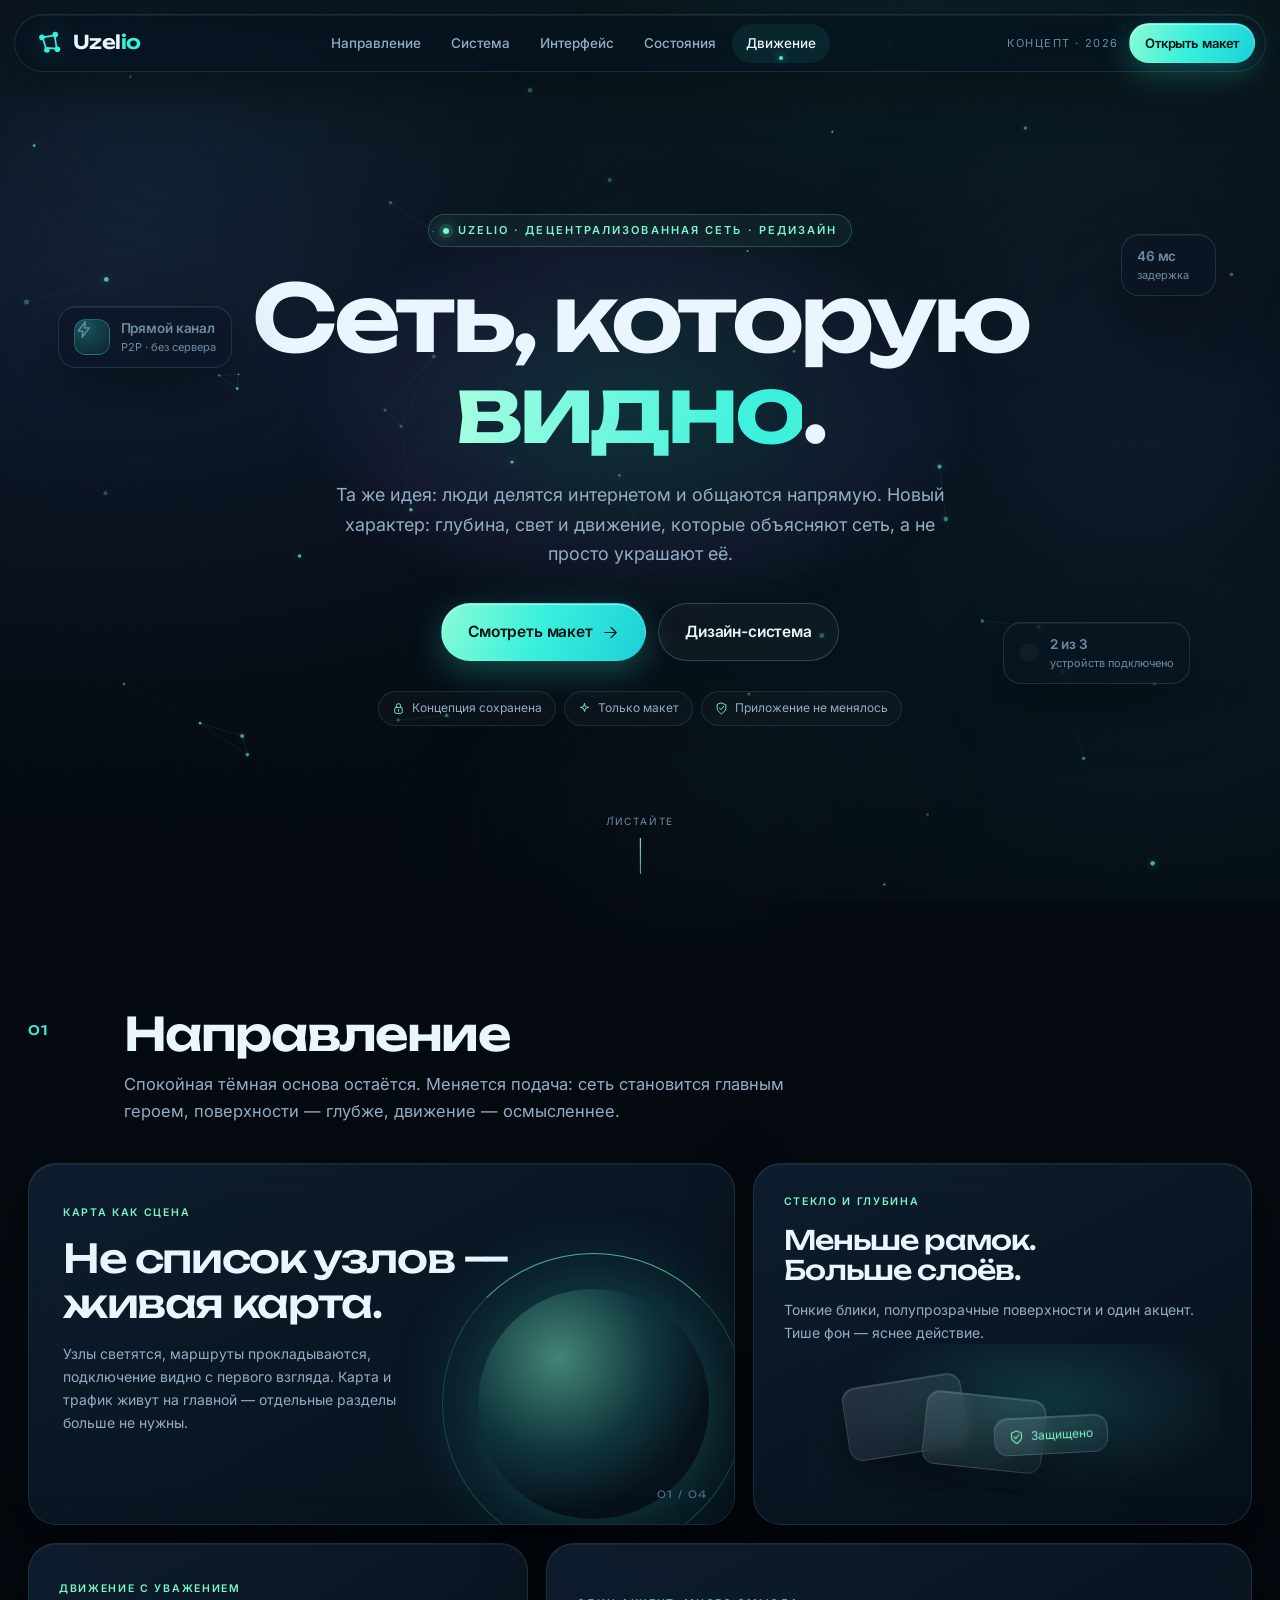
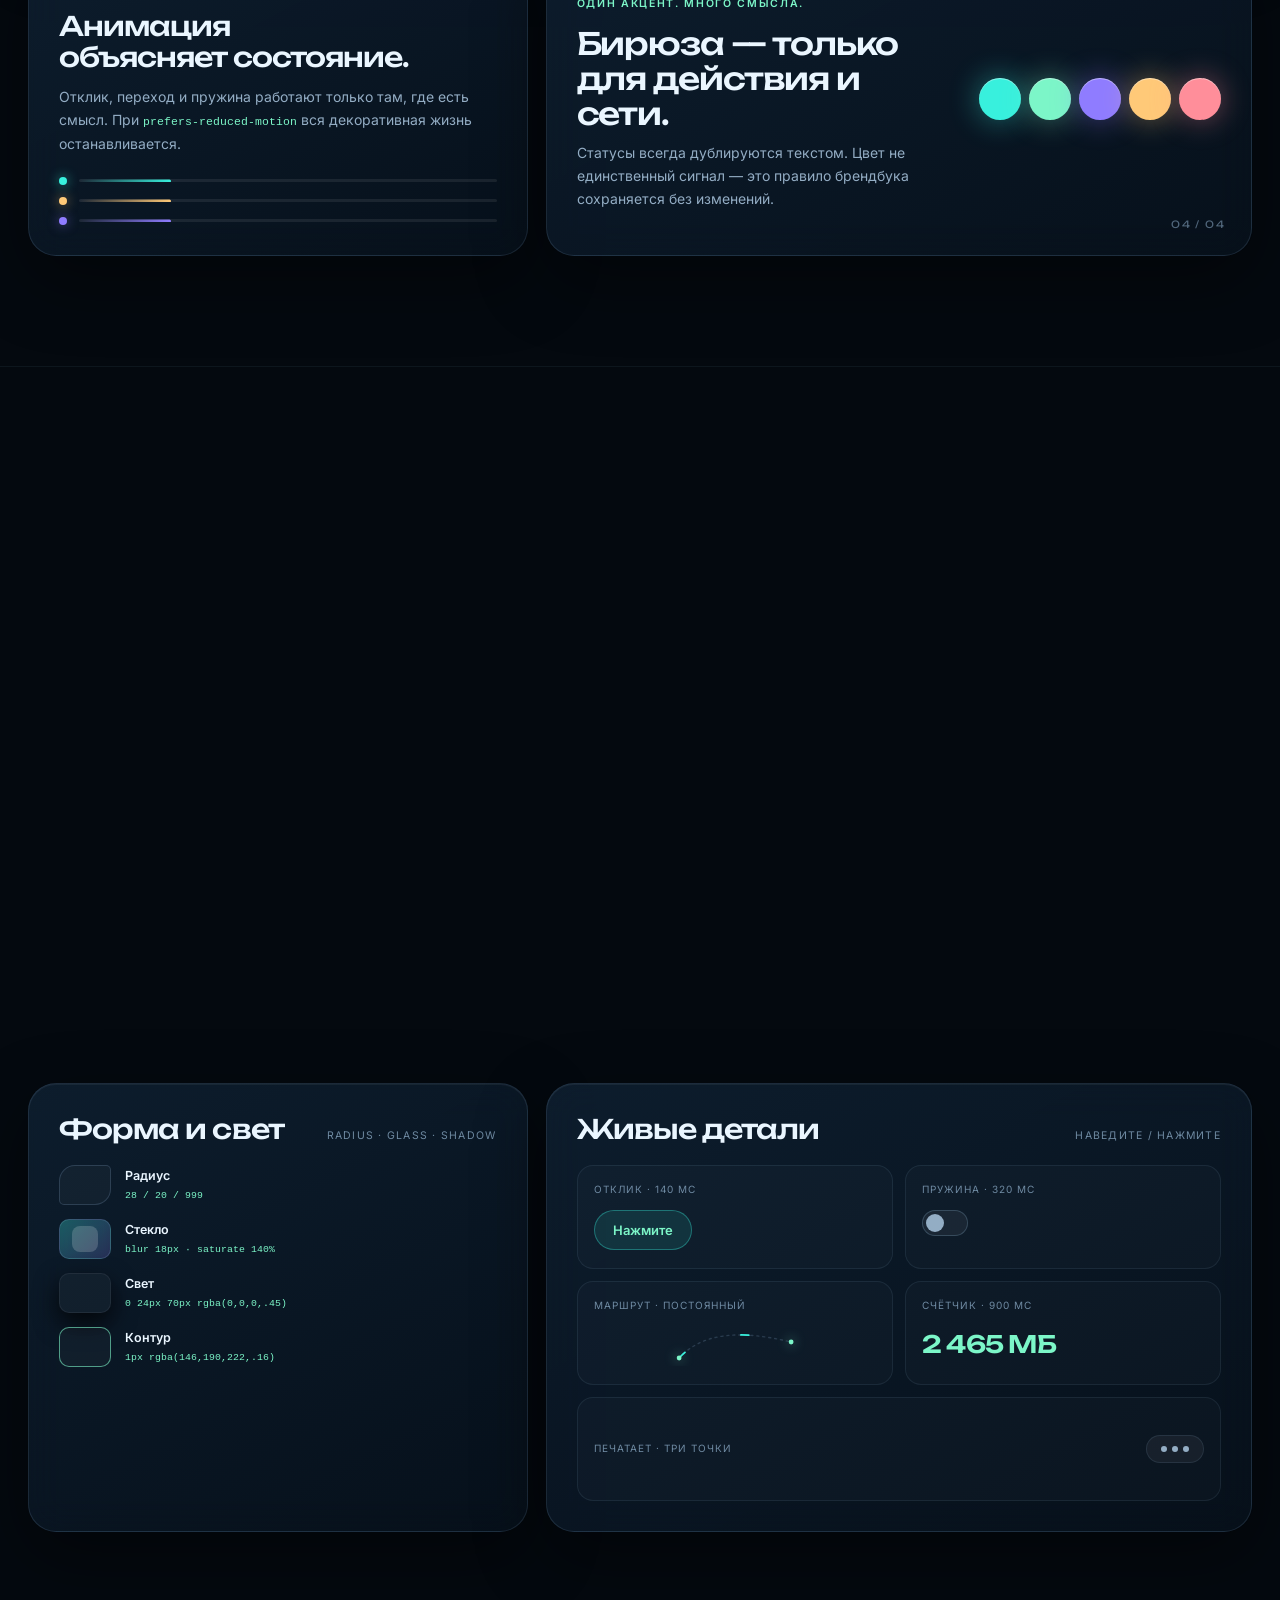
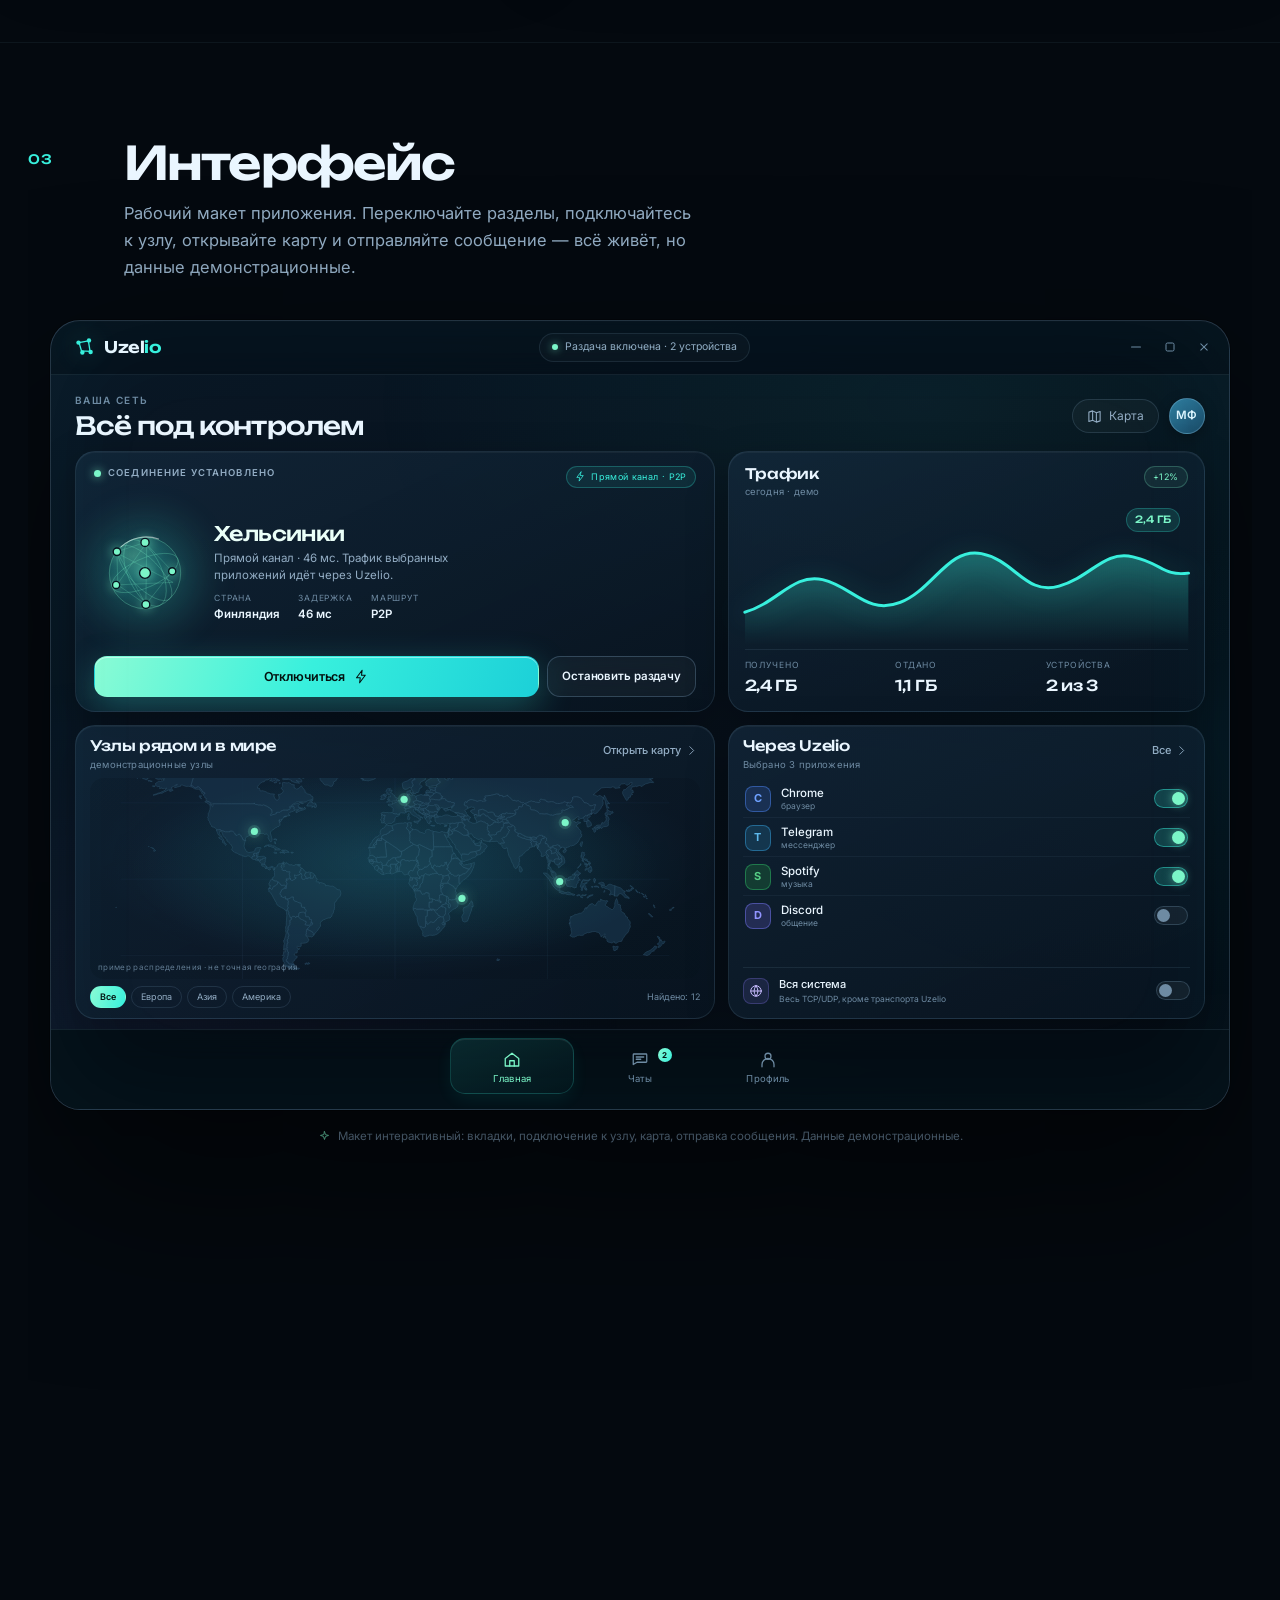
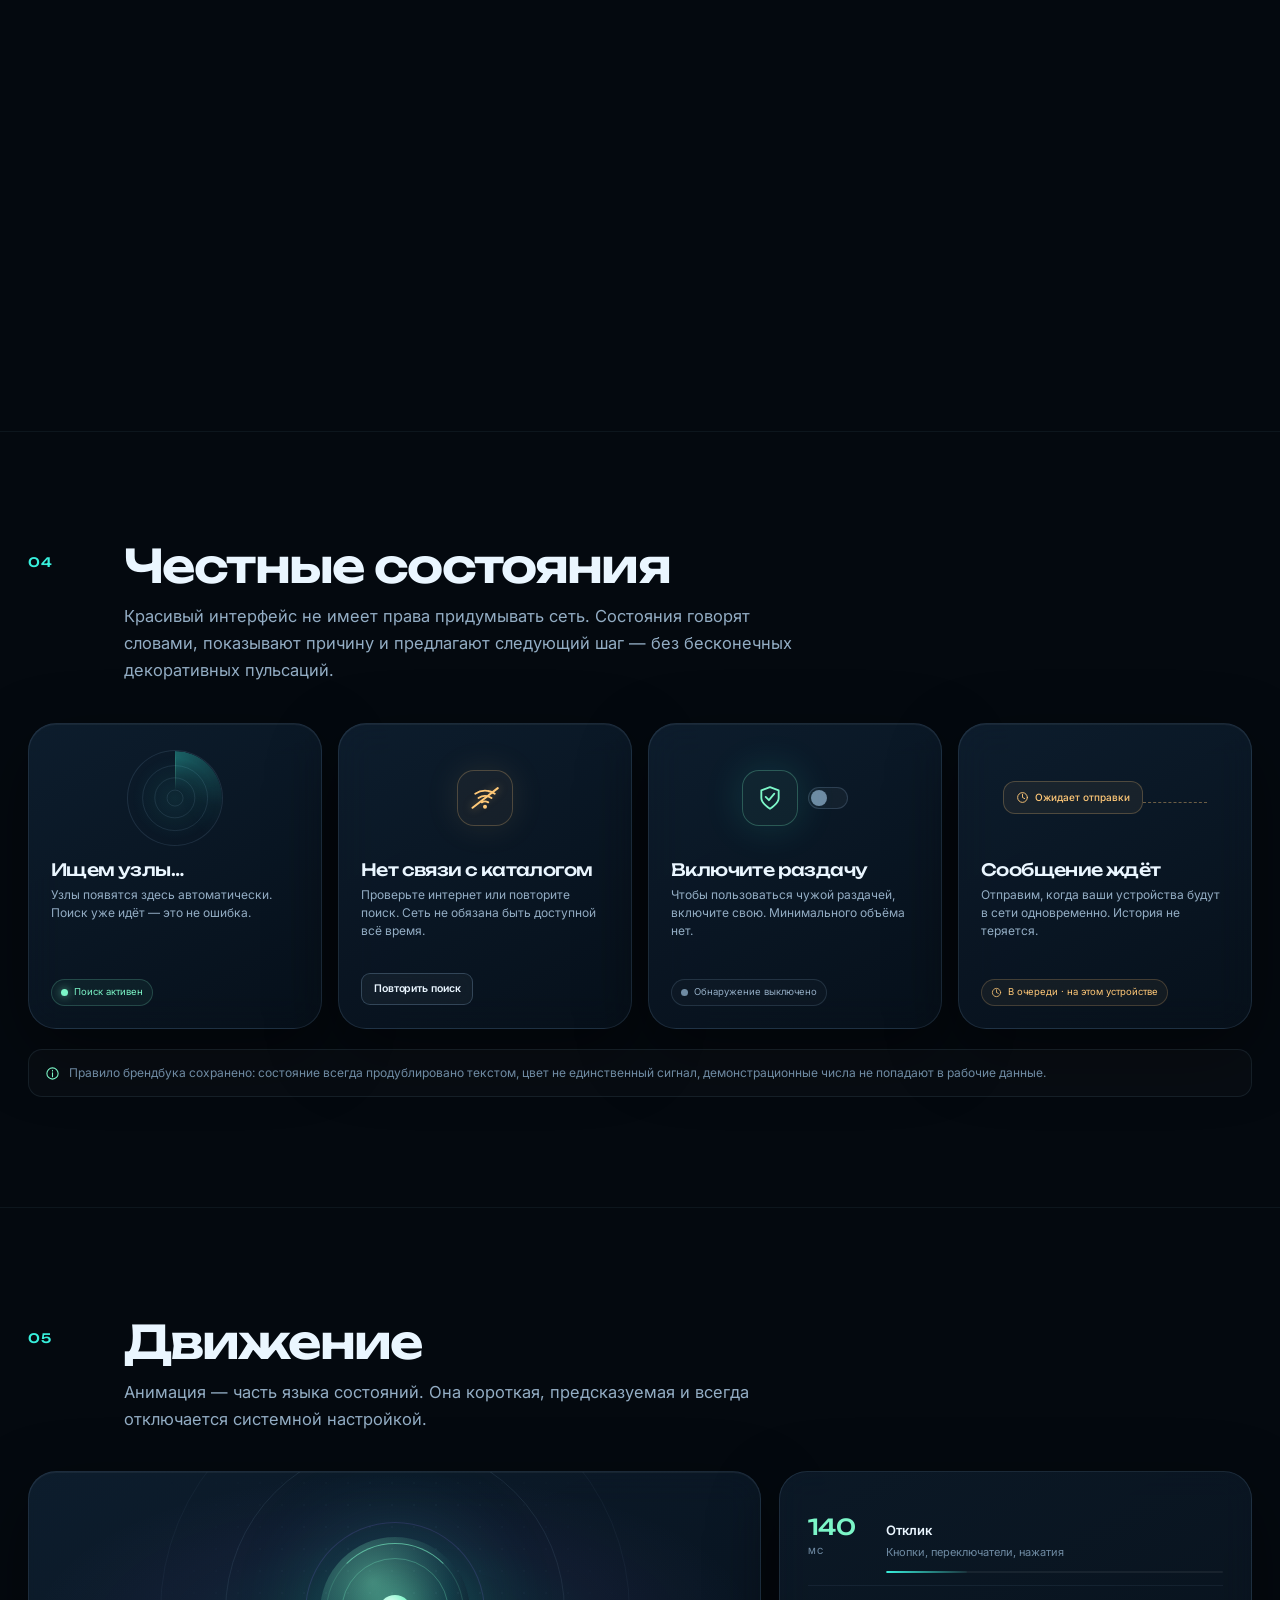
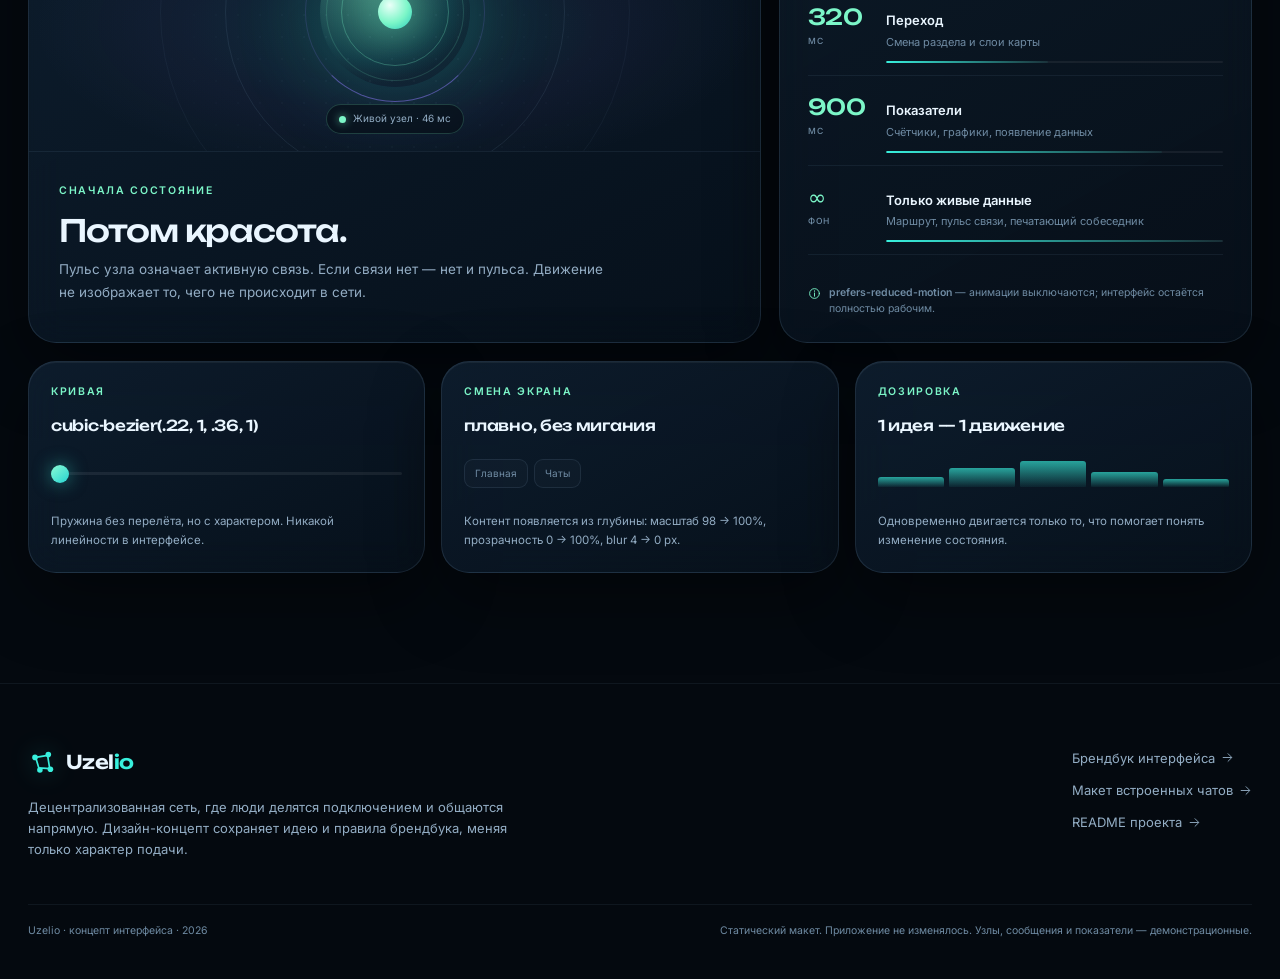
<file: docs/designs/uzelio-2026/index.html>
<!doctype html>
<html lang="ru">
<head>
<meta charset="utf-8">
<meta name="viewport" content="width=device-width, initial-scale=1">
<meta name="color-scheme" content="dark">
<meta name="theme-color" content="#04090f">
<link rel="icon" href="data:image/svg+xml,%3Csvg%20xmlns='http://www.w3.org/2000/svg'%20viewBox='0%200%2040%2040'%3E%3Crect%20width='40'%20height='40'%20rx='11'%20fill='%23071018'/%3E%3Cg%20fill='none'%20stroke='%2338f0dd'%20stroke-width='2.4'%20stroke-linecap='round'%3E%3Cpath%20d='M11%2012%2028%209M11%2012l5%2017m12-20%203%2019m-15-1%2015%201'/%3E%3C/g%3E%3Cg%20fill='%237cf6c8'%3E%3Ccircle%20cx='10'%20cy='12'%20r='4'/%3E%3Ccircle%20cx='29'%20cy='8'%20r='4'/%3E%3Ccircle%20cx='17'%20cy='30'%20r='4'/%3E%3Ccircle%20cx='32'%20cy='29'%20r='4'/%3E%3C/g%3E%3C/svg%3E">
<script>document.documentElement.classList.add('js');</script>
<title>Uzelio — концепт интерфейса 2026</title>
<meta name="description" content="Концепт современного интерфейса Uzelio: та же идея децентрализованной сети, новая глубина, свет и движение. Только макет, приложение не изменялось.">
<link rel="preconnect" href="https://fonts.googleapis.com">
<link rel="preconnect" href="https://fonts.gstatic.com" crossorigin>
<link href="https://fonts.googleapis.com/css2?family=Inter:wght@400;500;600;700&family=Unbounded:wght@400;500;600;700&display=swap" rel="stylesheet">
<link rel="stylesheet" href="style.css">
</head>
<body>
<div class="grain" aria-hidden="true"></div>
<div class="aurora" aria-hidden="true">
  <span class="aurora-blob a1"></span>
  <span class="aurora-blob a2"></span>
  <span class="aurora-blob a3"></span>
</div>

<svg class="sprite" aria-hidden="true" focusable="false" xmlns="http://www.w3.org/2000/svg">
  <defs>
    <symbol id="i-mark" viewBox="0 0 40 40">
      <path d="M11 12 28 9M11 12l5 17m12-20 3 19m-15-1 15 1" fill="none" stroke="currentColor" stroke-width="2.4" stroke-linecap="round"/>
      <circle cx="10" cy="12" r="4" fill="currentColor"/>
      <circle cx="29" cy="8" r="4" fill="currentColor"/>
      <circle cx="17" cy="30" r="4" fill="currentColor"/>
      <circle cx="32" cy="29" r="4" fill="currentColor"/>
    </symbol>
    <symbol id="i-arrow" viewBox="0 0 24 24"><path d="M4 12h15M13 5l7 7-7 7"/></symbol>
    <symbol id="i-chevron" viewBox="0 0 24 24"><path d="m9 5 7 7-7 7"/></symbol>
    <symbol id="i-home" viewBox="0 0 24 24"><path d="m3 10 9-7 9 7v10H3Z"/><path d="M9 20v-7h6v7"/></symbol>
    <symbol id="i-chat" viewBox="0 0 24 24"><path d="M20 4H4a1 1 0 0 0-1 1v13l5-3h12a1 1 0 0 0 1-1V5a1 1 0 0 0-1-1Z"/><path d="M7 8h10M7 11h6"/></symbol>
    <symbol id="i-user" viewBox="0 0 24 24"><circle cx="12" cy="7" r="4"/><path d="M4 21v-3a8 8 0 0 1 16 0v3"/></symbol>
    <symbol id="i-map" viewBox="0 0 24 24"><path d="m3 5 6-2 6 3 6-2v15l-6 2-6-3-6 2ZM9 3v15M15 6v15"/></symbol>
    <symbol id="i-search" viewBox="0 0 24 24"><circle cx="10" cy="10" r="6"/><path d="m15 15 6 6"/></symbol>
    <symbol id="i-send" viewBox="0 0 24 24"><path d="m3 3 18 9-18 9 4-9ZM7 12h14"/></symbol>
    <symbol id="i-clip" viewBox="0 0 24 24"><path d="m9 13 6-6a3 3 0 0 1 4 4l-8 8a5 5 0 0 1-7-7l9-9"/></symbol>
    <symbol id="i-mic" viewBox="0 0 24 24"><rect x="9" y="3" width="6" height="11" rx="3"/><path d="M5 11a7 7 0 0 0 14 0M12 18v3"/></symbol>
    <symbol id="i-lock" viewBox="0 0 24 24"><rect x="5" y="10" width="14" height="11" rx="3"/><path d="M8 10V7a4 4 0 0 1 8 0v3M12 14v3"/></symbol>
    <symbol id="i-shield" viewBox="0 0 24 24"><path d="m12 2 8 3v7c0 5-8 10-8 10S4 17 4 12V5Z"/><path d="m8 11 3 3 5-6"/></symbol>
    <symbol id="i-back" viewBox="0 0 24 24"><path d="m14 5-7 7 7 7M7 12h14"/></symbol>
    <symbol id="i-close" viewBox="0 0 24 24"><path d="m6 6 12 12M6 18 18 6"/></symbol>
    <symbol id="i-plus" viewBox="0 0 24 24"><path d="M12 5v14M5 12h14"/></symbol>
    <symbol id="i-device" viewBox="0 0 24 24"><rect x="3" y="3" width="18" height="13" rx="2"/><path d="M8 21h8M12 16v5"/></symbol>
    <symbol id="i-wifi" viewBox="0 0 24 24"><path d="M3 8a16 16 0 0 1 18 0M6 12a11 11 0 0 1 12 0M9 16a6 6 0 0 1 6 0"/><circle cx="12" cy="20" r="1"/></symbol>
    <symbol id="i-globe" viewBox="0 0 24 24"><circle cx="12" cy="12" r="9"/><path d="M3 12h18M12 3a15 15 0 0 1 0 18a15 15 0 0 1 0-18Z"/></symbol>
    <symbol id="i-bolt" viewBox="0 0 24 24"><path d="M13 2 4 14h6l-1 8 9-12h-6Z"/></symbol>
    <symbol id="i-info" viewBox="0 0 24 24"><circle cx="12" cy="12" r="9"/><path d="M12 11v6M12 7v1"/></symbol>
    <symbol id="i-check" viewBox="0 0 24 24"><path d="m4 12 5 5L20 6"/></symbol>
    <symbol id="i-copy" viewBox="0 0 24 24"><rect x="8" y="8" width="12" height="12" rx="2"/><path d="M16 8V5a1 1 0 0 0-1-1H5a1 1 0 0 0-1 1v10a1 1 0 0 0 1 1h3"/></symbol>
    <symbol id="i-file" viewBox="0 0 24 24"><path d="M5 3h9l5 5v13H5ZM14 3v6h5M8 13h8M8 17h5"/></symbol>
    <symbol id="i-clock" viewBox="0 0 24 24"><circle cx="12" cy="12" r="9"/><path d="M12 6v6l4 2"/></symbol>
    <symbol id="i-settings" viewBox="0 0 24 24"><circle cx="12" cy="12" r="3"/><path d="M19.4 15a1.7 1.7 0 0 0 .3 1.9l.1.1-2.8 2.8-.1-.1a1.7 1.7 0 0 0-1.9-.3 1.7 1.7 0 0 0-1 1.6v.2h-4v-.2a1.7 1.7 0 0 0-1-1.6 1.7 1.7 0 0 0-1.9.3l-.1.1L4.2 17l.1-.1a1.7 1.7 0 0 0 .3-1.9 1.7 1.7 0 0 0-1.6-1H2.8v-4H3a1.7 1.7 0 0 0 1.6-1 1.7 1.7 0 0 0-.3-1.9L4.2 7 7 4.2l.1.1a1.7 1.7 0 0 0 1.9.3 1.7 1.7 0 0 0 1-1.6v-.2h4V3a1.7 1.7 0 0 0 1 1.6 1.7 1.7 0 0 0 1.9-.3l.1-.1L19.8 7l-.1.1a1.7 1.7 0 0 0-.3 1.9 1.7 1.7 0 0 0 1.6 1h.2v4H21a1.7 1.7 0 0 0-1.6 1Z"/></symbol>
    <symbol id="i-key" viewBox="0 0 24 24"><circle cx="8" cy="14" r="4"/><path d="m11 11 8-8M16 3h5v5M13 9l3 3"/></symbol>
    <symbol id="i-dots" viewBox="0 0 24 24"><circle cx="5" cy="12" r="1.4" fill="currentColor" stroke="none"/><circle cx="12" cy="12" r="1.4" fill="currentColor" stroke="none"/><circle cx="19" cy="12" r="1.4" fill="currentColor" stroke="none"/></symbol>
    <symbol id="i-spark" viewBox="0 0 24 24"><path d="M12 3l1.9 5.6L19.5 10l-5.6 1.9L12 17.5l-1.9-5.6L4.5 10l5.6-1.4Z"/></symbol>
  </defs>
</svg>

<header class="topbar" id="topbar">
  <div class="topbar-in">
    <a class="brand" href="#top" aria-label="Uzelio, наверх">
      <svg class="brand-mark" viewBox="0 0 40 40" aria-hidden="true"><use href="#i-mark"/></svg>
      <span class="brand-word">Uzel<span>io</span></span>
    </a>
    <nav class="topnav" aria-label="Разделы концепта">
      <a href="#direction" data-nav>Направление</a>
      <a href="#system" data-nav>Система</a>
      <a href="#app" data-nav>Интерфейс</a>
      <a href="#states" data-nav>Состояния</a>
      <a href="#motion" data-nav>Движение</a>
    </nav>
    <div class="topbar-actions">
      <span class="version-chip">концепт · 2026</span>
      <a class="btn btn-primary btn-sm" href="#app">Открыть макет</a>
    </div>
  </div>
</header>

<main>
<section class="hero" id="top">
  <canvas id="heroNet" class="hero-canvas" aria-hidden="true"></canvas>
  <div class="hero-halo" aria-hidden="true"></div>
  <div class="hero-inner">
    <p class="eyebrow reveal"><span class="live-dot"></span>Uzelio · децентрализованная сеть · редизайн</p>
    <h1 class="hero-title reveal">Сеть, которую <span class="grad-text">видно</span>.</h1>
    <p class="hero-lead reveal">Та же идея: люди делятся интернетом и общаются напрямую. Новый характер: глубина, свет и движение, которые объясняют сеть, а не просто украшают её.</p>
    <div class="hero-actions reveal">
      <a class="btn btn-primary btn-lg" href="#app">Смотреть макет <svg class="i" aria-hidden="true"><use href="#i-arrow"/></svg></a>
      <a class="btn btn-ghost btn-lg" href="#system">Дизайн-система</a>
    </div>
    <ul class="hero-tags reveal">
      <li><svg class="i" aria-hidden="true"><use href="#i-lock"/></svg>Концепция сохранена</li>
      <li><svg class="i" aria-hidden="true"><use href="#i-spark"/></svg>Только макет</li>
      <li><svg class="i" aria-hidden="true"><use href="#i-shield"/></svg>Приложение не менялось</li>
    </ul>
  </div>

  <div class="hero-float hf-1" aria-hidden="true">
    <span class="hf-orb"><svg class="i"><use href="#i-bolt"/></svg></span>
    <span class="hf-copy"><b>Прямой канал</b><span>P2P · без сервера</span></span>
  </div>
  <div class="hero-float hf-2" aria-hidden="true">
    <span class="hf-copy"><b>46 мс</b><span>задержка</span></span>
    <span class="hf-bars"><i></i><i></i><i></i><i></i></span>
  </div>
  <div class="hero-float hf-3" aria-hidden="true">
    <span class="hf-dots"><i></i><i></i><i></i></span>
    <span class="hf-copy"><b>2 из 3</b><span>устройств подключено</span></span>
  </div>

  <a class="scroll-cue" href="#direction" aria-label="Листать вниз"><span>листайте</span><i></i></a>
</section>

<section class="section" id="direction">
  <div class="container">
    <header class="sec-head reveal">
      <span class="sec-num">01</span>
      <div>
        <h2>Направление</h2>
        <p class="sec-lead">Спокойная тёмная основа остаётся. Меняется подача: сеть становится главным героем, поверхности — глубже, движение — осмысленнее.</p>
      </div>
    </header>

    <div class="bento direction-bento">
      <article class="card span-7 feature-card reveal">
        <div class="feature-copy">
          <span class="card-eyebrow">Карта как сцена</span>
          <h3>Не список узлов —<br>живая карта.</h3>
          <p>Узлы светятся, маршруты прокладываются, подключение видно с первого взгляда. Карта и трафик живут на главной — отдельные разделы больше не нужны.</p>
        </div>
        <div class="feature-visual" aria-hidden="true">
          <div class="mini-constellation"></div>
        </div>
        <span class="card-index">01 / 04</span>
      </article>

      <article class="card span-5 glass-card reveal">
        <span class="card-eyebrow">Стекло и глубина</span>
        <h3>Меньше рамок.<br>Больше слоёв.</h3>
        <p>Тонкие блики, полупрозрачные поверхности и один акцент. Тише фон — яснее действие.</p>
        <div class="glass-demo" aria-hidden="true">
          <span class="glass-sheet gs-1"></span>
          <span class="glass-sheet gs-2"></span>
          <span class="glass-sheet gs-3"><svg class="i"><use href="#i-shield"/></svg>Защищено</span>
        </div>
      </article>

      <article class="card span-5 motion-card reveal">
        <span class="card-eyebrow">Движение с уважением</span>
        <h3>Анимация<br>объясняет состояние.</h3>
        <p>Отклик, переход и пружина работают только там, где есть смысл. При <code>prefers-reduced-motion</code> вся декоративная жизнь останавливается.</p>
        <div class="motion-demo" aria-hidden="true">
          <span class="md-row"><i class="md-dot"></i><span class="md-track"><span class="md-thumb"></span></span></span>
          <span class="md-row"><i class="md-dot amber"></i><span class="md-track"><span class="md-thumb"></span></span></span>
          <span class="md-row"><i class="md-dot iris"></i><span class="md-track"><span class="md-thumb"></span></span></span>
        </div>
      </article>

      <article class="card span-7 accent-card reveal">
        <div class="accent-copy">
          <span class="card-eyebrow">Один акцент. Много смысла.</span>
          <h3>Бирюза — только для действия и сети.</h3>
          <p>Статусы всегда дублируются текстом. Цвет не единственный сигнал — это правило брендбука сохраняется без изменений.</p>
        </div>
        <div class="accent-strip" aria-hidden="true">
          <span style="--c:#38f0dd"></span><span style="--c:#7cf6c8"></span><span style="--c:#8f7cff"></span><span style="--c:#ffc978"></span><span style="--c:#ff8e9a"></span>
        </div>
        <span class="card-index">04 / 04</span>
      </article>
    </div>
  </div>
</section>

<section class="section" id="system">
  <div class="container">
    <header class="sec-head reveal">
      <span class="sec-num">02</span>
      <div>
        <h2>Система</h2>
        <p class="sec-lead">Палитра Ocean 2.0, крупная типографика Unbounded для смыслов и Inter для интерфейса. Нажмите на цвет, чтобы скопировать токен.</p>
      </div>
    </header>

    <div class="system-bento">
      <article class="card palette-card reveal">
        <div class="card-head"><h3>Палитра</h3><span class="card-note">Ocean 2.0 · токены</span></div>
        <div class="swatches" role="list">
          <button class="swatch" type="button" data-copy="#04090f" data-name="void" role="listitem"><span style="--c:#04090f"></span><b>void</b><code>#04090F</code></button>
          <button class="swatch" type="button" data-copy="#0a1420" data-name="bg" role="listitem"><span style="--c:#0a1420"></span><b>bg</b><code>#0A1420</code></button>
          <button class="swatch" type="button" data-copy="#102436" data-name="surface" role="listitem"><span style="--c:#102436"></span><b>surface</b><code>#102436</code></button>
          <button class="swatch" type="button" data-copy="#38f0dd" data-name="accent" role="listitem"><span style="--c:#38f0dd"></span><b>accent</b><code>#38F0DD</code></button>
          <button class="swatch" type="button" data-copy="#7cf6c8" data-name="mint" role="listitem"><span style="--c:#7cf6c8"></span><b>mint</b><code>#7CF6C8</code></button>
          <button class="swatch" type="button" data-copy="#8f7cff" data-name="iris" role="listitem"><span style="--c:#8f7cff"></span><b>iris</b><code>#8F7CFF</code></button>
          <button class="swatch" type="button" data-copy="#ffc978" data-name="amber" role="listitem"><span style="--c:#ffc978"></span><b>amber</b><code>#FFC978</code></button>
          <button class="swatch" type="button" data-copy="#ff8e9a" data-name="coral" role="listitem"><span style="--c:#ff8e9a"></span><b>coral</b><code>#FF8E9A</code></button>
        </div>
        <p class="card-foot">Фон <code>#04090F</code> · поверхность <code>#102436</code> · текст <code>#EAF6FF</code>. На акцентной кнопке текст всегда тёмный <code>#04090F</code>.</p>
      </article>

      <article class="card type-card reveal">
        <div class="card-head"><h3>Типографика</h3><span class="card-note">Unbounded · Inter</span></div>
        <div class="type-specimen">
          <div class="type-row"><span class="type-sample ts-display">Аа</span><span class="type-meta"><b>Unbounded</b><span>Заголовки, витрина · 500–700</span><span class="mono">tracking −0.04em</span></span></div>
          <div class="type-row"><span class="type-sample ts-ui">Аа</span><span class="type-meta"><b>Inter</b><span>Интерфейс, текст · 400–600</span><span class="mono">15 / 1.55</span></span></div>
          <div class="type-row"><span class="type-sample ts-micro">12</span><span class="type-meta"><b>Micro</b><span>Подписи и статусы · 600</span><span class="mono">uppercase · 0.12em</span></span></div>
        </div>
        <div class="type-scale" aria-hidden="true">
          <span style="width:78%"></span><span style="width:56%"></span><span style="width:34%"></span>
        </div>
      </article>

      <article class="card tokens-card reveal">
        <div class="card-head"><h3>Форма и свет</h3><span class="card-note">radius · glass · shadow</span></div>
        <ul class="token-list">
          <li><span class="token-demo radius-demo"></span><span><b>Радиус</b><code>28 / 20 / 999</code></span></li>
          <li><span class="token-demo blur-demo"></span><span><b>Стекло</b><code>blur 18px · saturate 140%</code></span></li>
          <li><span class="token-demo shadow-demo"></span><span><b>Свет</b><code>0 24px 70px rgba(0,0,0,.45)</code></span></li>
          <li><span class="token-demo stroke-demo"></span><span><b>Контур</b><code>1px rgba(146,190,222,.16)</code></span></li>
        </ul>
      </article>

      <article class="card motion-lab reveal">
        <div class="card-head"><h3>Живые детали</h3><span class="card-note">наведите / нажмите</span></div>
        <div class="lab-grid">
          <div class="lab-item">
            <span class="lab-label">Отклик · 140 мс</span>
            <button class="lab-button" type="button" data-ripple>Нажмите</button>
          </div>
          <div class="lab-item">
            <span class="lab-label">Пружина · 320 мс</span>
            <button class="lab-toggle" type="button" role="switch" aria-checked="false" aria-label="Демонстрационный переключатель"><span></span></button>
          </div>
          <div class="lab-item">
            <span class="lab-label">Маршрут · постоянный</span>
            <svg class="lab-route" viewBox="0 0 120 40" aria-hidden="true"><path class="route-base" d="M4 32C28 6 66 4 116 16"/><path class="route-live" d="M4 32C28 6 66 4 116 16"/><circle cx="4" cy="32" r="2.4"/><circle cx="116" cy="16" r="2.4"/></svg>
          </div>
          <div class="lab-item">
            <span class="lab-label">Счётчик · 900 мс</span>
            <b class="lab-counter" data-count-to="2480" data-suffix=" МБ">0 МБ</b>
          </div>
          <div class="lab-item lab-item-wide">
            <span class="lab-label">Печатает · три точки</span>
            <span class="typing-demo" aria-hidden="true"><i></i><i></i><i></i></span>
          </div>
        </div>
      </article>
    </div>
  </div>
</section>

<section class="section app-section" id="app">
  <div class="container">
    <header class="sec-head reveal">
      <span class="sec-num">03</span>
      <div>
        <h2>Интерфейс</h2>
        <p class="sec-lead">Рабочий макет приложения. Переключайте разделы, подключайтесь к узлу, открывайте карту и отправляйте сообщение — всё живёт, но данные демонстрационные.</p>
      </div>
    </header>

    <div class="app-stage reveal">
      <div class="window-scaler" id="windowScaler">
        <div class="app-window" id="appWindow">
          <header class="win-bar">
            <div class="win-brand">
              <svg class="brand-mark" viewBox="0 0 40 40" aria-hidden="true"><use href="#i-mark"/></svg>
              <span class="brand-word">Uzel<span>io</span></span>
            </div>
            <div class="win-status" id="winStatus">
              <span class="status-led"></span>
              <span id="winStatusText">Раздача включена · 2 устройства</span>
            </div>
            <div class="win-controls" aria-hidden="true"><span class="wc wc-min"></span><span class="wc wc-max"></span><span class="wc wc-close"></span></div>
          </header>

          <div class="app-body">
            <section class="screen screen-home is-active" data-screen="home" aria-label="Главная">
              <div class="home-head">
                <div class="home-title"><span class="kicker">Ваша сеть</span><h2>Всё под контролем</h2></div>
                <div class="home-tools">
                  <button class="tool-btn" data-open-map type="button"><svg class="i" aria-hidden="true"><use href="#i-map"/></svg>Карта</button>
                  <span class="avatar av-me" aria-label="Профиль Максима">МФ</span>
                </div>
              </div>

              <div class="home-grid">
                <article class="panel status-panel" id="statusPanel" data-state="on">
                  <div class="panel-top">
                    <span class="status-label" id="statusLabel"><span class="status-led"></span>Соединение установлено</span>
                    <span class="route-badge" id="routeBadge"><svg class="i" aria-hidden="true"><use href="#i-bolt"/></svg>Прямой канал · P2P</span>
                  </div>
                  <div class="status-body">
                    <div class="orb" aria-hidden="true">
                      <span class="orb-halo"></span>
                      <svg viewBox="0 0 120 120" class="orb-svg">
                        <defs>
                          <radialGradient id="orbFill" cx="34%" cy="26%" r="78%">
                            <stop offset="0" stop-color="#7cf6c8" stop-opacity=".34"/>
                            <stop offset=".55" stop-color="#38f0dd" stop-opacity=".10"/>
                            <stop offset="1" stop-color="#38f0dd" stop-opacity=".02"/>
                          </radialGradient>
                        </defs>
                        <circle class="orb-core" cx="60" cy="60" r="42" fill="url(#orbFill)"/>
                        <circle class="orb-edge" cx="60" cy="60" r="42" fill="none"/>
                        <g class="orb-grid" fill="none">
                          <ellipse cx="60" cy="60" rx="20" ry="42" transform="rotate(-24 60 60)"/>
                          <ellipse cx="60" cy="60" rx="42" ry="17" transform="rotate(-24 60 60)"/>
                          <ellipse cx="60" cy="60" rx="42" ry="17" transform="rotate(46 60 60)"/>
                        </g>
                        <g class="orb-links" fill="none"><path d="M27 35 60 24l32 34-31 39-33-23zM27 35l34 62 1-73-35 50 66-3-65-34"/></g>
                        <g class="orb-nodes"><circle cx="27" cy="35" r="4.4"/><circle cx="60" cy="24" r="4.8"/><circle cx="92" cy="58" r="4.2"/><circle cx="61" cy="97" r="4.6"/><circle cx="26" cy="74" r="4.2"/><circle cx="60" cy="60" r="6.4"/></g>
                        <path class="orb-shine" d="M32 29a44 44 0 0 1 44-9" fill="none"/>
                      </svg>
                    </div>
                    <div class="status-copy">
                      <h3 id="statusTitle">Хельсинки</h3>
                      <p id="statusDesc">Прямой канал · 46 мс. Трафик выбранных приложений идёт через Uzelio.</p>
                      <div class="status-facts">
                        <span><small>Страна</small><b id="factNode">Финляндия</b></span>
                        <span><small>Задержка</small><b id="factPing">46 мс</b></span>
                        <span><small>Маршрут</small><b id="factRoute">P2P</b></span>
                      </div>
                    </div>
                  </div>
                  <div class="status-actions">
                    <button class="btn btn-primary btn-connect" id="connectBtn" type="button"><span id="connectBtnText">Отключиться</span><svg class="i" aria-hidden="true"><use href="#i-bolt"/></svg></button>
                    <button class="btn btn-ghost" id="shareBtn" type="button"><span id="shareBtnText">Остановить раздачу</span></button>
                  </div>
                  <div class="connect-progress" id="connectProgress" hidden>
                    <span class="cp-label" id="connectProgressLabel">Подключаемся к узлу…</span>
                    <span class="cp-track"><i id="cpBar"></i></span>
                    <button class="cp-cancel" id="cancelConnect" type="button">Отменить</button>
                  </div>
                </article>

                <article class="panel traffic-panel">
                  <div class="panel-top">
                    <div><h3>Трафик</h3><span class="panel-sub">сегодня · демо</span></div>
                    <span class="mini-chip">+12%</span>
                  </div>
                  <div class="spark-wrap">
                    <svg class="spark" viewBox="0 0 240 84" preserveAspectRatio="none" aria-hidden="true">
                      <defs><linearGradient id="sparkFill" x1="0" y1="0" x2="0" y2="1"><stop offset="0" stop-color="#38f0dd" stop-opacity=".34"/><stop offset="1" stop-color="#38f0dd" stop-opacity="0"/></linearGradient></defs>
                      <path class="spark-area" d="M0 64C18 58 26 40 42 44S66 66 84 58s26-34 44-30 24 26 42 20 24-22 40-18 16 12 30 10V84H0Z"/>
                      <path class="spark-line" d="M0 64C18 58 26 40 42 44S66 66 84 58s26-34 44-30 24 26 42 20 24-22 40-18 16 12 30 10"/>
                    </svg>
                    <span class="spark-current" id="sparkCurrent">2,4 ГБ</span>
                  </div>
                  <div class="metrics">
                    <div><small>Получено</small><b data-metric="received">2,4 ГБ</b></div>
                    <div><small>Отдано</small><b data-metric="sent">1,1 ГБ</b></div>
                    <div><small>Устройства</small><b data-metric="devices">2 из 3</b></div>
                  </div>
                </article>

                <article class="panel map-panel">
                  <div class="panel-top">
                    <div><h3>Узлы рядом и в мире</h3><span class="panel-sub">демонстрационные узлы</span></div>
                    <button class="link-btn" data-open-map type="button">Открыть карту <svg class="i" aria-hidden="true"><use href="#i-chevron"/></svg></button>
                  </div>
                  <div class="map-stage">
                    <img class="map-img" src="assets/world-map.svg" alt="Схематичная карта мира с демонстрационными узлами">
                    <div class="map-glow" aria-hidden="true"></div>
                    <div class="map-pins">
                      <button class="map-pin is-active" style="--x:56%;--y:18%" data-node="Хельсинки" data-ping="46" data-country="Финляндия" type="button" aria-label="Узел Хельсинки, связь проверена"><i></i><span>Хельсинки</span></button>
                      <button class="map-pin" style="--x:51.5%;--y:27.5%" data-node="Франкфурт" data-ping="58" data-country="Германия" type="button" aria-label="Узел Франкфурт, связь проверена"><i></i><span>Франкфурт</span></button>
                      <button class="map-pin" style="--x:78%;--y:35.2%" data-node="Токио" data-ping="120" data-country="Япония" type="button" aria-label="Узел Токио, связь проверена"><i></i><span>Токио</span></button>
                      <button class="map-pin" style="--x:61%;--y:60%" data-node="Кейптаун" data-ping="132" data-country="ЮАР" type="button" aria-label="Узел Кейптаун, связь проверена"><i></i><span>Кейптаун</span></button>
                      <button class="map-pin" style="--x:27%;--y:38%" data-node="Нью-Йорк" data-ping="92" data-country="США" type="button" aria-label="Узел Нью-Йорк, связь проверена"><i></i><span>Нью-Йорк</span></button>
                      <button class="map-pin" style="--x:77%;--y:54.5%" data-node="Сингапур" data-ping="168" data-country="Сингапур" type="button" aria-label="Узел Сингапур, связь проверена"><i></i><span>Сингапур</span></button>
                    </div>
                    <span class="map-legend">пример распределения · не точная география</span>
                  </div>
                  <div class="map-foot">
                    <div class="chips" role="group" aria-label="Регионы">
                      <button class="chip is-on" type="button">Все</button>
                      <button class="chip" type="button">Европа</button>
                      <button class="chip" type="button">Азия</button>
                      <button class="chip" type="button">Америка</button>
                    </div>
                    <span class="found">Найдено: 12</span>
                  </div>
                </article>

                <article class="panel apps-panel">
                  <div class="panel-top">
                    <div><h3>Через Uzelio</h3><span class="panel-sub" id="appsSub">Выбрано 3 приложения</span></div>
                    <button class="link-btn" type="button">Все <svg class="i" aria-hidden="true"><use href="#i-chevron"/></svg></button>
                  </div>
                  <ul class="app-list">
                    <li><span class="app-ico" style="--app:#4e8cff">C</span><span class="app-name">Chrome<small>браузер</small></span><button class="switch is-on" type="button" role="switch" aria-checked="true" aria-label="Chrome через Uzelio"><i></i></button></li>
                    <li><span class="app-ico" style="--app:#39a9e8">T</span><span class="app-name">Telegram<small>мессенджер</small></span><button class="switch is-on" type="button" role="switch" aria-checked="true" aria-label="Telegram через Uzelio"><i></i></button></li>
                    <li><span class="app-ico" style="--app:#31c46b">S</span><span class="app-name">Spotify<small>музыка</small></span><button class="switch is-on" type="button" role="switch" aria-checked="true" aria-label="Spotify через Uzelio"><i></i></button></li>
                    <li><span class="app-ico" style="--app:#7a7cff">D</span><span class="app-name">Discord<small>общение</small></span><button class="switch" type="button" role="switch" aria-checked="false" aria-label="Discord через Uzelio"><i></i></button></li>
                  </ul>
                  <div class="scope-row">
                    <span class="scope-ico"><svg class="i" aria-hidden="true"><use href="#i-globe"/></svg></span>
                    <div><b>Вся система</b><small>Весь TCP/UDP, кроме транспорта Uzelio</small></div>
                    <button class="switch" type="button" role="switch" aria-checked="false" aria-label="Вся система через Uzelio"><i></i></button>
                  </div>
                </article>
              </div>
            </section>

            <section class="screen screen-chats" data-screen="chats" aria-label="Чаты">
              <div class="chat-layout">
                <aside class="chat-side">
                  <div class="chat-side-head"><h2>Чаты</h2><button class="round-btn" type="button" aria-label="Новый чат"><svg class="i" aria-hidden="true"><use href="#i-plus"/></svg></button></div>
                  <label class="search-field"><svg class="i" aria-hidden="true"><use href="#i-search"/></svg><input id="chatSearch" type="search" placeholder="Поиск по чатам" aria-label="Поиск по чатам" autocomplete="off"></label>
                  <div class="chat-list" id="chatList">
                    <button class="chat-item is-active" data-chat="anna" type="button" aria-pressed="true">
                      <span class="avatar av-anna">АК</span>
                      <span class="chat-copy"><span class="chat-line"><b>Анна Ковалёва</b><time>12:42</time></span><span class="chat-preview">Вы: Тогда до встречи!</span></span>
                    </button>
                    <button class="chat-item" data-chat="mikhail" type="button" aria-pressed="false">
                      <span class="avatar av-mikhail">МО</span>
                      <span class="chat-copy"><span class="chat-line"><b>Михаил Орлов</b><time>11:08</time></span><span class="chat-preview">Отправил фотографии с прогулки</span></span>
                    </button>
                    <button class="chat-item" data-chat="elena" type="button" aria-pressed="false">
                      <span class="avatar av-elena">ЕС</span>
                      <span class="chat-copy"><span class="chat-line"><b>Елена Смирнова</b><time>Вчера</time></span><span class="chat-preview">Спасибо, всё получилось!</span></span>
                    </button>
                    <button class="chat-item" data-chat="ivan" type="button" aria-pressed="false">
                      <span class="avatar av-ivan">ИП</span>
                      <span class="chat-copy"><span class="chat-line"><b>Иван Петров</b><time>Вт</time></span><span class="chat-preview">Буду на связи вечером</span></span>
                    </button>
                  </div>
                  <div class="chat-privacy">
                    <svg class="i" aria-hidden="true"><use href="#i-shield"/></svg>
                    <p><b>Ваши разговоры — у вас</b><span>История хранится только на устройствах участников.</span></p>
                  </div>
                </aside>

                <section class="conversation">
                  <header class="conv-head">
                    <span class="avatar av-anna" id="convAvatar">АК</span>
                    <div class="conv-title"><h3 id="convName">Анна Ковалёва</h3><p id="convPresence"><span class="status-led"></span>В сети · прямой канал</p></div>
                    <div class="conv-actions">
                      <button class="round-btn" type="button" aria-label="Информация о чате"><svg class="i" aria-hidden="true"><use href="#i-info"/></svg></button>
                      <button class="round-btn" type="button" aria-label="Ещё"><svg class="i" aria-hidden="true"><use href="#i-dots"/></svg></button>
                    </div>
                  </header>
                  <div class="conv-route"><svg class="i" aria-hidden="true"><use href="#i-lock"/></svg><span>Личная переписка · сквозное шифрование</span><i></i><span class="conv-route-mode">история на устройствах</span></div>
                  <div class="messages" id="messages" role="log" aria-live="polite">
                    <div class="day-divider"><span>Сегодня</span></div>
                    <article class="msg in"><p>Привет! Давай в субботу выберемся за город?</p><div class="msg-meta"><time>12:38</time></div></article>
                    <article class="msg out"><p>Давай. Нашёл хорошее место у озера.</p><div class="msg-meta"><time>12:39</time><svg class="i tick" aria-hidden="true"><use href="#i-check"/></svg></div></article>
                    <article class="msg in file-msg">
                      <div class="file-card"><span class="file-ico"><svg class="i" aria-hidden="true"><use href="#i-file"/></svg></span><span class="file-copy"><b>Маршрут.pdf</b><small>2,4 МБ · документ</small><button type="button" class="file-link">Открыть</button></span></div>
                      <div class="msg-meta"><time>12:40</time></div>
                    </article>
                    <article class="msg out"><p>Тогда до встречи!</p><div class="msg-meta"><time>12:42</time><span class="msg-status">Доставлено</span></div></article>
                    <div class="typing" id="typing" hidden><span class="typing-bubble"><i></i><i></i><i></i></span><small id="typingName">Анна печатает…</small></div>
                  </div>
                  <div class="offline-note" id="offlineNote" hidden><svg class="i" aria-hidden="true"><use href="#i-clock"/></svg>Отправим, когда ваши устройства будут в сети одновременно.</div>
                  <form class="composer" id="composer">
                    <button class="round-btn" type="button" aria-label="Прикрепить файл"><svg class="i" aria-hidden="true"><use href="#i-clip"/></svg></button>
                    <textarea id="draft" rows="1" placeholder="Написать сообщение…" aria-label="Текст сообщения" maxlength="2000"></textarea>
                    <button class="send-btn" id="sendBtn" type="submit" aria-label="Отправить сообщение" disabled><svg class="i" aria-hidden="true"><use href="#i-send"/></svg></button>
                  </form>
                  <p class="composer-hint"><svg class="i" aria-hidden="true"><use href="#i-lock"/></svg>Сообщение дождётся соединения на вашем устройстве</p>
                </section>
              </div>
            </section>

            <section class="screen screen-profile" data-screen="profile" aria-label="Профиль">
              <div class="profile-head">
                <div><span class="kicker">Профиль</span><h2>Ваше устройство</h2></div>
                <button class="tool-btn" type="button"><svg class="i" aria-hidden="true"><use href="#i-settings"/></svg>Настройки</button>
              </div>
              <div class="profile-grid">
                <article class="panel identity-panel">
                  <div class="identity-top">
                    <span class="avatar av-big">МФ</span>
                    <div><h3>Максим Фёдоров</h3><p>Windows 11 · этот компьютер</p><span class="id-pill"><svg class="i" aria-hidden="true"><use href="#i-key"/></svg>uzel://a3f…9c</span></div>
                  </div>
                  <div class="identity-badges"><span><svg class="i" aria-hidden="true"><use href="#i-key"/></svg>Ключ активен</span><span><svg class="i" aria-hidden="true"><use href="#i-lock"/></svg>История локально</span><span><svg class="i" aria-hidden="true"><use href="#i-device"/></svg>2 из 4 устройств</span></div>
                  <div class="identity-bottom">
                    <div class="qr" id="qr" aria-label="Демонстрационный QR-код приглашения" role="img"></div>
                    <div class="identity-copy">
                      <b>Моё приглашение</b>
                      <p>Поделитесь кодом или QR — только с теми, кому доверяете.</p>
                      <button class="btn btn-ghost btn-sm" id="copyInvite" type="button"><svg class="i" aria-hidden="true"><use href="#i-copy"/></svg>Скопировать код</button>
                    </div>
                  </div>
                </article>

                <article class="panel devices-panel">
                  <div class="panel-top"><h3>Мои устройства</h3><span class="panel-sub">2 из 4</span></div>
                  <ul class="device-list">
                    <li><span class="device-ico"><svg class="i" aria-hidden="true"><use href="#i-device"/></svg></span><div><b>Этот компьютер</b><small>Windows 11 · ключ активен</small></div><span class="dev-state on">Сейчас</span></li>
                    <li><span class="device-ico"><svg class="i" aria-hidden="true"><use href="#i-wifi"/></svg></span><div><b>Pixel 9</b><small>Android 15 · синхронизирован сегодня</small></div><span class="dev-state">В сети</span></li>
                    <li><span class="device-ico"><svg class="i" aria-hidden="true"><use href="#i-device"/></svg></span><div><b>Рабочий ноутбук</b><small>Windows 11 · нет связи 3 дня</small></div><span class="dev-state off">Нет связи</span></li>
                    <li><span class="device-ico"><svg class="i" aria-hidden="true"><use href="#i-wifi"/></svg></span><div><b>Планшет</b><small>Android 14 · нет связи неделю</small></div><span class="dev-state off">Нет связи</span></li>
                  </ul>
                  <button class="btn btn-ghost btn-sm device-add" type="button"><svg class="i" aria-hidden="true"><use href="#i-plus"/></svg>Добавить устройство</button>
                </article>

                <article class="panel rate-panel">
                  <div class="panel-top"><div><h3>Скорость раздачи</h3><span class="panel-sub">минимум — треть измеренной отдачи</span></div><span class="live-value" id="rateValue">24 Мбит/с</span></div>
                  <div class="segmented" id="rateSeg" role="group" aria-label="Скорость раздачи"><button class="seg" type="button" aria-pressed="false">Без ограничений</button><button class="seg is-on" type="button" aria-pressed="true">Своя скорость</button></div>
                  <label class="range-row"><span>0</span><input id="rateRange" type="range" min="8" max="100" value="24" aria-label="Лимит раздачи, Мбит/с"><span>100</span></label>
                  <div class="rate-chart" aria-hidden="true"><i style="--h:32%"></i><i style="--h:46%"></i><i style="--h:38%"></i><i style="--h:58%"></i><i style="--h:44%"></i><i style="--h:66%"></i><i style="--h:52%"></i><i style="--h:72%"></i><i style="--h:60%"></i><i style="--h:84%"></i><i style="--h:68%"></i><i style="--h:92%"></i><i style="--h:74%"></i><i style="--h:58%"></i><i style="--h:66%"></i><i style="--h:48%"></i></div>
                  <div class="rate-facts"><span><small>Исходящая</small><b>24 Мбит/с</b></span><span><small>Минимум</small><b>8 Мбит/с</b></span><span><small>Устройств</small><b>2 / 3</b></span></div>
                  <p class="panel-note"><svg class="i" aria-hidden="true"><use href="#i-info"/></svg>Минимум: 8 Мбит/с. Ниже этого значения лимит не сохранится.</p>
                </article>

                <article class="panel routing-panel">
                  <div class="panel-top"><h3>Режим подключения</h3><span class="mini-chip">Windows x64</span></div>
                  <div class="radio-card is-on"><span class="radio-dot"></span><div><b>Выбранные приложения</b><small>Chrome, Telegram, Spotify — 3 приложения</small></div></div>
                  <div class="radio-card"><span class="radio-dot"></span><div><b>Вся система</b><small>Весь TCP/UDP, кроме транспорта Uzelio</small></div></div>
                  <div class="routing-exclude"><span>Исключено</span><b>транспорт Uzelio</b><b>другие туннели</b></div>
                  <div class="routing-apps"><span class="routing-label">Сейчас через Uzelio</span><span class="routing-app" style="--app:#4e8cff">C</span><span class="routing-app" style="--app:#39a9e8">T</span><span class="routing-app" style="--app:#31c46b">S</span><b>3 приложения</b></div>
                  <p class="panel-note"><svg class="i" aria-hidden="true"><use href="#i-info"/></svg>DNS использует обычную сеть. Фрагменты IPv6 и сбой компонента могут оставить прямой выход.</p>
                </article>
              </div>
            </section>

            <div class="map-overlay" id="mapOverlay" hidden>
              <div class="map-overlay-bar">
                <button class="round-btn" id="closeMap" type="button" aria-label="Закрыть карту"><svg class="i" aria-hidden="true"><use href="#i-back"/></svg></button>
                <div class="map-overlay-title"><h2>Карта сети</h2><p>демонстрационные узлы · обнаруженная часть сети</p></div>
                <div class="overlay-actions">
                  <label class="search-field"><svg class="i" aria-hidden="true"><use href="#i-search"/></svg><input placeholder="Поиск региона" aria-label="Поиск региона"></label>
                  <span class="status-pill"><span class="status-led"></span>Поиск активен</span>
                </div>
              </div>
              <div class="map-overlay-body">
                <div class="map-stage map-stage-lg">
                  <img class="map-img" src="assets/world-map.svg" alt="Карта мира с демонстрационными узлами">
                  <div class="map-glow" aria-hidden="true"></div>
                  <svg class="route-layer" viewBox="0 0 1000 500" preserveAspectRatio="none" aria-hidden="true">
                    <path class="route-line r1" d="M270 190Q400 130 515 137"/>
                    <path class="route-line r2" d="M515 137Q660 165 780 176"/>
                    <path class="route-line r3" d="M515 137Q560 225 610 300"/>
                  </svg>
                  <div class="map-pins">
                    <button class="map-pin map-pin-lg is-active" style="--x:56%;--y:18%" data-node="Хельсинки" type="button" aria-label="Узел Хельсинки"><i></i><span>Хельсинки · 46 мс</span></button>
                    <button class="map-pin map-pin-lg" style="--x:51.5%;--y:27.5%" data-node="Франкфурт" type="button" aria-label="Узел Франкфурт"><i></i><span>Франкфурт · 58 мс</span></button>
                    <button class="map-pin map-pin-lg" style="--x:78%;--y:35.2%" data-node="Токио" type="button" aria-label="Узел Токио"><i></i><span>Токио · 120 мс</span></button>
                    <button class="map-pin map-pin-lg" style="--x:61%;--y:60%" data-node="Кейптаун" type="button" aria-label="Узел Кейптаун"><i></i><span>Кейптаун · 132 мс</span></button>
                    <button class="map-pin map-pin-lg" style="--x:27%;--y:38%" data-node="Нью-Йорк" type="button" aria-label="Узел Нью-Йорк"><i></i><span>Нью-Йорк · 92 мс</span></button>
                    <button class="map-pin map-pin-lg" style="--x:77%;--y:54.5%" data-node="Сингапур" type="button" aria-label="Узел Сингапур"><i></i><span>Сингапур · 168 мс</span></button>
                  </div>
                  <span class="map-legend">схематичные контуры · регионы приблизительные</span>
                </div>
                <aside class="node-panel">
                  <div class="node-panel-head"><b>Рядом</b><span>12 узлов</span></div>
                  <div class="node-cards">
                    <button class="node-card is-active" type="button" data-node="Хельсинки">
                      <span class="node-flag">FI</span><span class="node-copy"><b>Хельсинки</b><small>Европа · 46 мс · свободно 2 из 3</small></span><span class="node-state on">Проверен</span>
                    </button>
                    <button class="node-card" type="button" data-node="Франкфурт">
                      <span class="node-flag">DE</span><span class="node-copy"><b>Франкфурт</b><small>Европа · 58 мс · свободно 1 из 3</small></span><span class="node-state on">Проверен</span>
                    </button>
                    <button class="node-card" type="button" data-node="Токио">
                      <span class="node-flag">JP</span><span class="node-copy"><b>Токио</b><small>Азия · 120 мс · свободно 3 из 3</small></span><span class="node-state on">Проверен</span>
                    </button>
                    <button class="node-card" type="button" data-node="Кейптаун">
                      <span class="node-flag">ZA</span><span class="node-copy"><b>Кейптаун</b><small>Африка · 132 мс · нагрузка не проверена</small></span><span class="node-state">Найден</span>
                    </button>
                    <button class="node-card" type="button" data-node="Нью-Йорк">
                      <span class="node-flag">US</span><span class="node-copy"><b>Нью-Йорк</b><small>Америка · 92 мс · свободно 2 из 3</small></span><span class="node-state on">Проверен</span>
                    </button>
                    <button class="node-card" type="button" data-node="Сингапур">
                      <span class="node-flag">SG</span><span class="node-copy"><b>Сингапур</b><small>Азия · 168 мс · свободно 3 из 3</small></span><span class="node-state on">Проверен</span>
                    </button>
                  </div>
                  <div class="node-legend"><span><i class="nl-dot verified"></i>Связь проверена</span><span><i class="nl-dot found"></i>Найден, связь не проверена</span></div>
                  <p class="node-note">Свободные места и задержка — демонстрационные. В рабочем приложении они проверяются по сети.</p>
                </aside>
              </div>
            </div>
          </div>

          <nav class="app-nav" aria-label="Разделы приложения">
            <span class="nav-pill" aria-hidden="true"></span>
            <button class="nav-btn is-active" data-tab="home" type="button" aria-current="page"><svg class="i" aria-hidden="true"><use href="#i-home"/></svg><span>Главная</span></button>
            <button class="nav-btn" data-tab="chats" type="button"><svg class="i" aria-hidden="true"><use href="#i-chat"/></svg><span>Чаты</span><em class="nav-badge">2</em></button>
            <button class="nav-btn" data-tab="profile" type="button"><svg class="i" aria-hidden="true"><use href="#i-user"/></svg><span>Профиль</span></button>
          </nav>
        </div>
      </div>
      <p class="stage-hint"><svg class="i" aria-hidden="true"><use href="#i-spark"/></svg>Макет интерактивный: вкладки, подключение к узлу, карта, отправка сообщения. Данные демонстрационные.</p>
      <p class="stage-hint stage-hint-small"><svg class="i" aria-hidden="true"><use href="#i-info"/></svg>На узком экране макет уменьшен для обзора. Мобильные экраны — ниже.</p>
    </div>

    <div class="phone-row">
      <article class="phone reveal" aria-label="Телефон · главный экран">
        <div class="phone-frame">
          <div class="phone-screen">
            <div class="phone-statusbar"><span>9:41</span><span class="phone-notch"></span><span class="phone-sysicons"><i></i><i></i><i></i></span></div>
            <div class="ph-home">
              <header class="ph-head"><span class="ph-brand"><svg class="brand-mark" viewBox="0 0 40 40" aria-hidden="true"><use href="#i-mark"/></svg>Uzel<span>io</span></span><span class="avatar av-me sm">МФ</span></header>
              <p class="ph-kicker">Ваша сеть</p>
              <h3 class="ph-title">Всё под контролем</h3>
              <div class="ph-status">
                <span class="ph-orb"><i></i></span>
                <div class="ph-status-copy"><b>Соединение установлено</b><span>Хельсинки · 46 мс</span></div>
                <span class="ph-pill">P2P</span>
              </div>
              <div class="ph-actions"><button class="ph-btn ph-primary" type="button">Отключиться</button><button class="ph-btn" type="button">Раздача</button></div>
              <div class="ph-metrics"><div><small>Получено</small><b>2,4 ГБ</b></div><div><small>Отдано</small><b>1,1 ГБ</b></div><div><small>Устройства</small><b>2 / 3</b></div></div>
              <div class="ph-map">
                <img src="assets/world-map.svg" alt="" aria-hidden="true">
                <span class="ph-map-pin" style="--x:27%;--y:29.8%"><i></i></span>
                <span class="ph-map-pin" style="--x:51.5%;--y:27.5%"><i></i></span>
                <span class="ph-map-pin" style="--x:78%;--y:35.2%"><i></i></span>
              </div>
              <div class="ph-apps"><span class="ph-app" style="--app:#4e8cff">C</span><span class="ph-app" style="--app:#39a9e8">T</span><span class="ph-app" style="--app:#31c46b">S</span><span class="ph-app ph-app-more">+2</span><span class="ph-apps-note">3 приложения</span></div>
              <div class="ph-note"><svg class="i" aria-hidden="true"><use href="#i-lock"/></svg><span><b>История только у вас</b><small>Сквозное шифрование, без сервера</small></span></div>
            </div>
            <nav class="ph-nav" aria-label="Разделы на телефоне"><button class="ph-nav-btn is-active" type="button"><svg class="i" aria-hidden="true"><use href="#i-home"/></svg>Главная</button><button class="ph-nav-btn" type="button"><svg class="i" aria-hidden="true"><use href="#i-chat"/></svg>Чаты</button><button class="ph-nav-btn" type="button"><svg class="i" aria-hidden="true"><use href="#i-user"/></svg>Профиль</button></nav>
          </div>
        </div>
        <p class="phone-caption">Главная · телефон</p>
      </article>

      <article class="phone reveal" aria-label="Телефон · переписка">
        <div class="phone-frame">
          <div class="phone-screen">
            <div class="phone-statusbar"><span>9:41</span><span class="phone-notch"></span><span class="phone-sysicons"><i></i><i></i><i></i></span></div>
            <div class="ph-chat">
              <header class="ph-chat-head">
                <button class="ph-back" type="button" aria-label="Назад"><svg class="i" aria-hidden="true"><use href="#i-back"/></svg></button>
                <span class="avatar av-anna sm">АК</span>
                <div><b>Анна Ковалёва</b><span><i class="status-led"></i>В сети</span></div>
                <button class="ph-more" type="button" aria-label="Ещё"><svg class="i" aria-hidden="true"><use href="#i-dots"/></svg></button>
              </header>
              <div class="ph-route"><svg class="i" aria-hidden="true"><use href="#i-lock"/></svg>Сквозное шифрование</div>
              <div class="ph-messages">
                <div class="ph-day">Сегодня</div>
                <article class="ph-msg in">Привет! Давай в субботу выберемся за город?</article>
                <article class="ph-msg out">Давай. Нашёл хорошее место у озера.</article>
                <article class="ph-msg in ph-file"><span class="ph-file-ico"><svg class="i" aria-hidden="true"><use href="#i-file"/></svg></span><span><b>Маршрут.pdf</b><small>2,4 МБ · документ</small></span></article>
                <article class="ph-msg out">Тогда до встречи!<small>12:42 · Доставлено</small></article>
                <article class="ph-msg in">Договорились. В 10 утра у озера?</article>
                <article class="ph-msg out">В 10 утра. Возьму термос ☕</article>
                <div class="ph-typing"><i></i><i></i><i></i><span>Анна печатает…</span></div>
              </div>
              <div class="ph-composer"><span class="ph-clip"><svg class="i" aria-hidden="true"><use href="#i-clip"/></svg></span><span class="ph-input">Написать сообщение…</span><span class="ph-send"><svg class="i" aria-hidden="true"><use href="#i-send"/></svg></span></div>
              <p class="ph-hint">Сообщение дождётся соединения</p>
            </div>
            <nav class="ph-nav" aria-label="Разделы на телефоне"><button class="ph-nav-btn" type="button"><svg class="i" aria-hidden="true"><use href="#i-home"/></svg>Главная</button><button class="ph-nav-btn is-active" type="button"><svg class="i" aria-hidden="true"><use href="#i-chat"/></svg>Чаты</button><button class="ph-nav-btn" type="button"><svg class="i" aria-hidden="true"><use href="#i-user"/></svg>Профиль</button></nav>
          </div>
        </div>
        <p class="phone-caption">Переписка · телефон</p>
      </article>

      <div class="phone-copy reveal">
        <span class="card-eyebrow">Одна композиция</span>
        <h3>Та же сеть.<br>Другой размер.</h3>
        <p>Телефон повторяет главную: статус, показатели, карта и приложения. Нижняя навигация — «Главная», «Чаты», «Профиль». Карта и трафик открываются из карточек, а не живут отдельными вкладками.</p>
        <ul class="phone-list">
          <li><svg class="i" aria-hidden="true"><use href="#i-check"/></svg>48 dp — минимальная область касания</li>
          <li><svg class="i" aria-hidden="true"><use href="#i-check"/></svg>Тот же акцент и честные состояния</li>
          <li><svg class="i" aria-hidden="true"><use href="#i-check"/></svg>Тёмная тема как основа, свет — как акцент</li>
        </ul>
        <p class="phone-note">Это визуальный макет. Рабочие Android-экраны не изменялись.</p>
      </div>
    </div>
  </div>
</section>

<section class="section" id="states">
  <div class="container">
    <header class="sec-head reveal">
      <span class="sec-num">04</span>
      <div>
        <h2>Честные состояния</h2>
        <p class="sec-lead">Красивый интерфейс не имеет права придумывать сеть. Состояния говорят словами, показывают причину и предлагают следующий шаг — без бесконечных декоративных пульсаций.</p>
      </div>
    </header>

    <div class="states-grid">
      <article class="card state-card reveal">
        <div class="state-visual" aria-hidden="true">
          <span class="radar"><span class="radar-ring rr1"></span><span class="radar-ring rr2"></span><span class="radar-ring rr3"></span><span class="radar-sweep"></span><i class="radar-dot d1"></i><i class="radar-dot d2"></i><i class="radar-dot d3"></i><i class="radar-dot d4"></i></span>
        </div>
        <h3>Ищем узлы…</h3>
        <p>Узлы появятся здесь автоматически. Поиск уже идёт — это не ошибка.</p>
        <span class="state-tag"><span class="status-led"></span>Поиск активен</span>
      </article>

      <article class="card state-card reveal">
        <div class="state-visual" aria-hidden="true">
          <span class="state-icon state-icon-warn"><svg class="i"><use href="#i-wifi"/></svg><i class="slash"></i></span>
        </div>
        <h3>Нет связи с каталогом</h3>
        <p>Проверьте интернет или повторите поиск. Сеть не обязана быть доступной всё время.</p>
        <button class="btn btn-ghost btn-sm state-action" type="button" data-toast="Повторный поиск в макете не запускается.">Повторить поиск</button>
      </article>

      <article class="card state-card reveal">
        <div class="state-visual" aria-hidden="true">
          <span class="state-icon state-icon-teal"><svg class="i"><use href="#i-shield"/></svg></span>
          <span class="state-toggle"><i></i></span>
        </div>
        <h3>Включите раздачу</h3>
        <p>Чтобы пользоваться чужой раздачей, включите свою. Минимального объёма нет.</p>
        <span class="state-tag neutral"><span class="status-led off"></span>Обнаружение выключено</span>
      </article>

      <article class="card state-card reveal">
        <div class="state-visual" aria-hidden="true">
          <span class="queued-bubble"><svg class="i"><use href="#i-clock"/></svg><span>Ожидает отправки</span></span>
          <span class="queued-line"></span>
        </div>
        <h3>Сообщение ждёт</h3>
        <p>Отправим, когда ваши устройства будут в сети одновременно. История не теряется.</p>
        <span class="state-tag amber"><svg class="i"><use href="#i-clock"/></svg>В очереди · на этом устройстве</span>
      </article>
    </div>

    <p class="states-note reveal"><svg class="i" aria-hidden="true"><use href="#i-info"/></svg>Правило брендбука сохранено: состояние всегда продублировано текстом, цвет не единственный сигнал, демонстрационные числа не попадают в рабочие данные.</p>
  </div>
</section>

<section class="section motion-section" id="motion">
  <div class="container">
    <header class="sec-head reveal">
      <span class="sec-num">05</span>
      <div>
        <h2>Движение</h2>
        <p class="sec-lead">Анимация — часть языка состояний. Она короткая, предсказуемая и всегда отключается системной настройкой.</p>
      </div>
    </header>

    <div class="motion-layout">
      <article class="card motion-showcase reveal">
        <div class="showcase-stage" aria-hidden="true">
          <div class="showcase-orb"><span></span><span></span><span></span><i></i></div>
          <div class="showcase-ring r1"></div>
          <div class="showcase-ring r2"></div>
          <div class="showcase-caption"><span class="status-led"></span>Живой узел · 46 мс</div>
        </div>
        <div class="showcase-copy">
          <span class="card-eyebrow">Сначала состояние</span>
          <h3>Потом красота.</h3>
          <p>Пульс узла означает активную связь. Если связи нет — нет и пульса. Движение не изображает то, чего не происходит в сети.</p>
        </div>
      </article>

      <div class="motion-specs reveal">
        <div class="spec-row"><span class="spec-time">140<small>мс</small></span><div><b>Отклик</b><p>Кнопки, переключатели, нажатия</p></div><span class="spec-bar" style="--w:24%"></span></div>
        <div class="spec-row"><span class="spec-time">320<small>мс</small></span><div><b>Переход</b><p>Смена раздела и слои карты</p></div><span class="spec-bar" style="--w:48%"></span></div>
        <div class="spec-row"><span class="spec-time">900<small>мс</small></span><div><b>Показатели</b><p>Счётчики, графики, появление данных</p></div><span class="spec-bar" style="--w:82%"></span></div>
        <div class="spec-row"><span class="spec-time">∞<small>фон</small></span><div><b>Только живые данные</b><p>Маршрут, пульс связи, печатающий собеседник</p></div><span class="spec-bar" style="--w:100%"></span></div>
        <div class="spec-note"><svg class="i" aria-hidden="true"><use href="#i-info"/></svg><p><b>prefers-reduced-motion</b> — анимации выключаются; интерфейс остаётся полностью рабочим.</p></div>
      </div>
    </div>

    <div class="motion-chips-row">
      <article class="card motion-chip-card reveal">
        <span class="card-eyebrow">Кривая</span>
        <b>cubic-bezier(.22, 1, .36, 1)</b>
        <div class="curve-demo" aria-hidden="true"><span class="curve-track"><i class="curve-thumb"></i></span></div>
        <p>Пружина без перелёта, но с характером. Никакой линейности в интерфейсе.</p>
      </article>
      <article class="card motion-chip-card reveal">
        <span class="card-eyebrow">Смена экрана</span>
        <b>плавно, без мигания</b>
        <div class="swap-demo" aria-hidden="true"><span class="swap-a">Главная</span><span class="swap-b">Чаты</span></div>
        <p>Контент появляется из глубины: масштаб 98 → 100%, прозрачность 0 → 100%, blur 4 → 0 px.</p>
      </article>
      <article class="card motion-chip-card reveal">
        <span class="card-eyebrow">Дозировка</span>
        <b>1 идея — 1 движение</b>
        <div class="dose-demo" aria-hidden="true"><i></i><i></i><i></i><i></i><i></i></div>
        <p>Одновременно двигается только то, что помогает понять изменение состояния.</p>
      </article>
    </div>
  </div>
</section>

<footer class="site-footer">
  <div class="container">
    <div class="footer-main">
      <div class="footer-brand">
        <a class="brand" href="#top" aria-label="Uzelio, наверх">
          <svg class="brand-mark" viewBox="0 0 40 40" aria-hidden="true"><use href="#i-mark"/></svg>
          <span class="brand-word">Uzel<span>io</span></span>
        </a>
        <p>Децентрализованная сеть, где люди делятся подключением и общаются напрямую. Дизайн-концепт сохраняет идею и правила брендбука, меняя только характер подачи.</p>
      </div>
      <nav class="footer-links" aria-label="Материалы">
        <a href="../../brandbook.html">Брендбук интерфейса <svg class="i" aria-hidden="true"><use href="#i-arrow"/></svg></a>
        <a href="../uzelio-messenger.html">Макет встроенных чатов <svg class="i" aria-hidden="true"><use href="#i-arrow"/></svg></a>
        <a href="../../../README.md">README проекта <svg class="i" aria-hidden="true"><use href="#i-arrow"/></svg></a>
      </nav>
    </div>
    <div class="footer-bottom">
      <span>Uzelio · концепт интерфейса · 2026</span>
      <span>Статический макет. Приложение не изменялось. Узлы, сообщения и показатели — демонстрационные.</span>
    </div>
  </div>
</footer>
</main>

<div class="toast" id="toast" role="status" aria-live="polite" hidden></div>
<script src="app.js"></script>
</body>
</html>
</file>
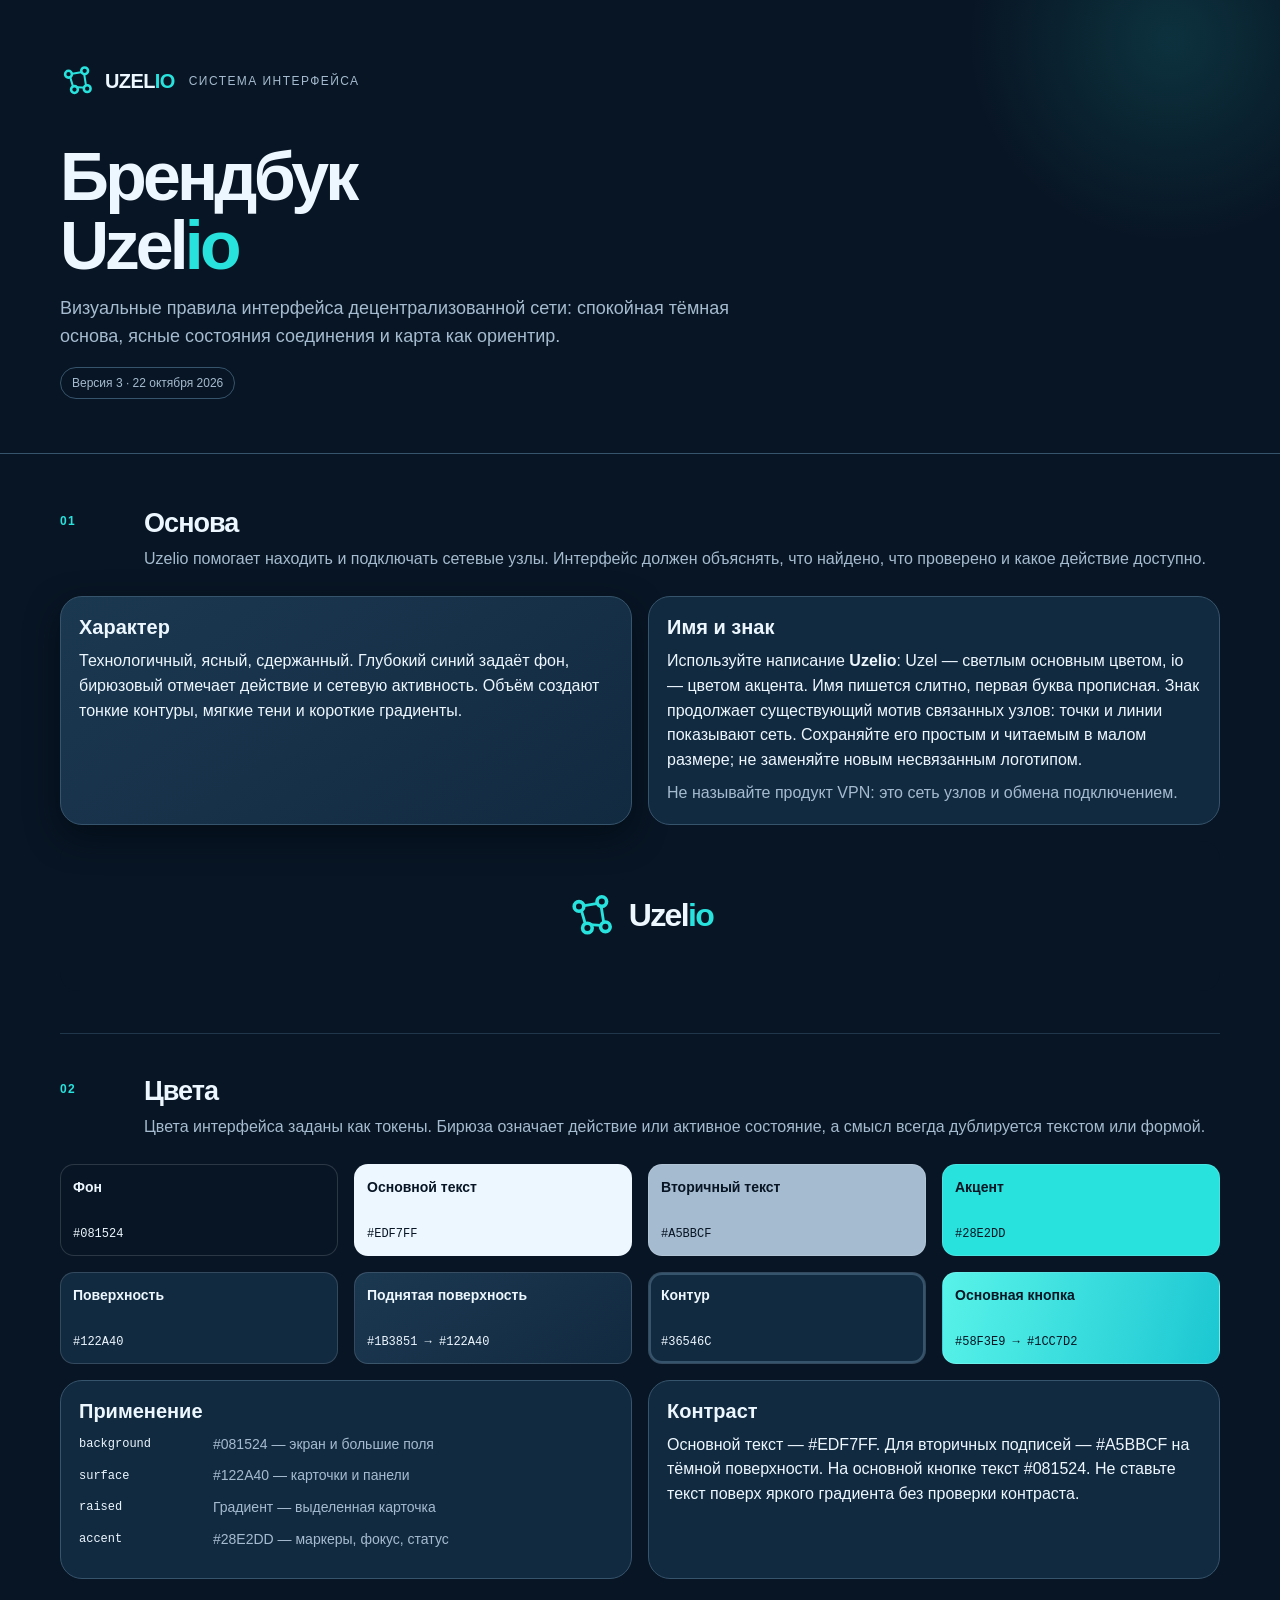
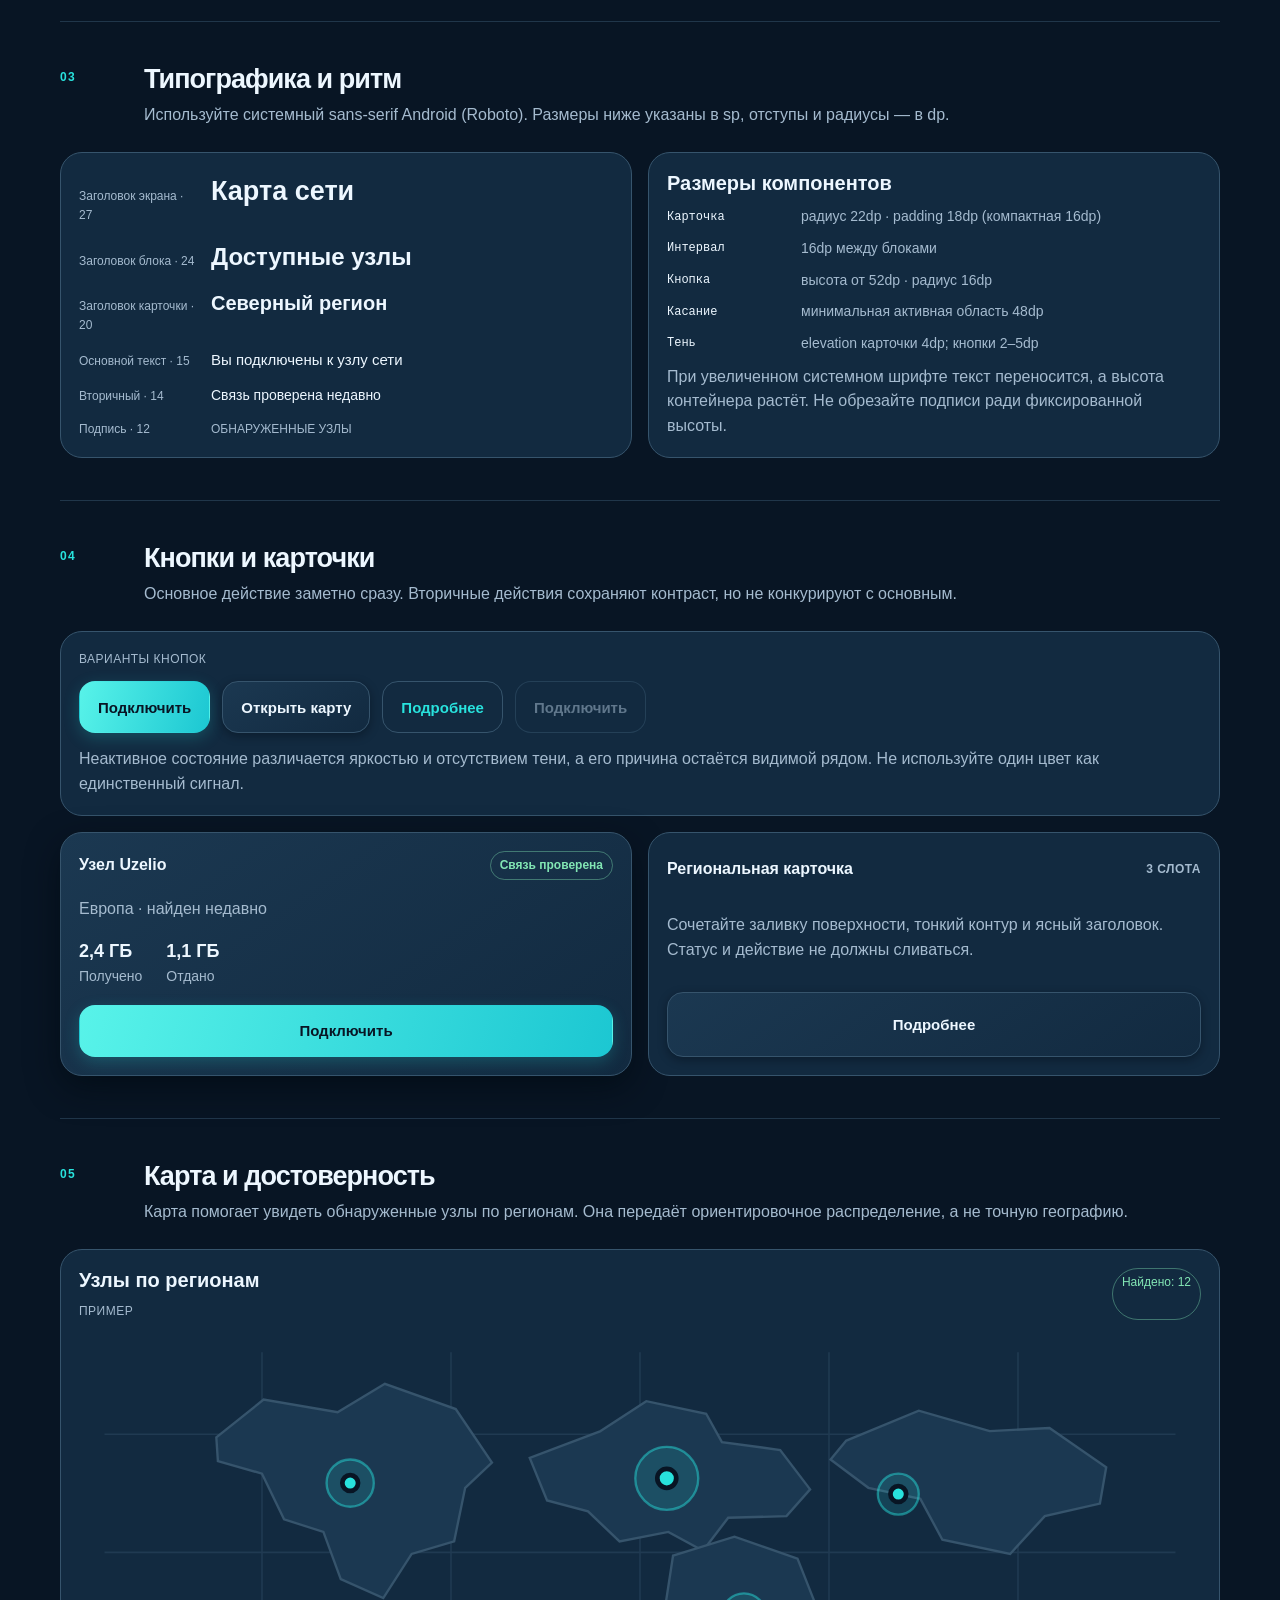
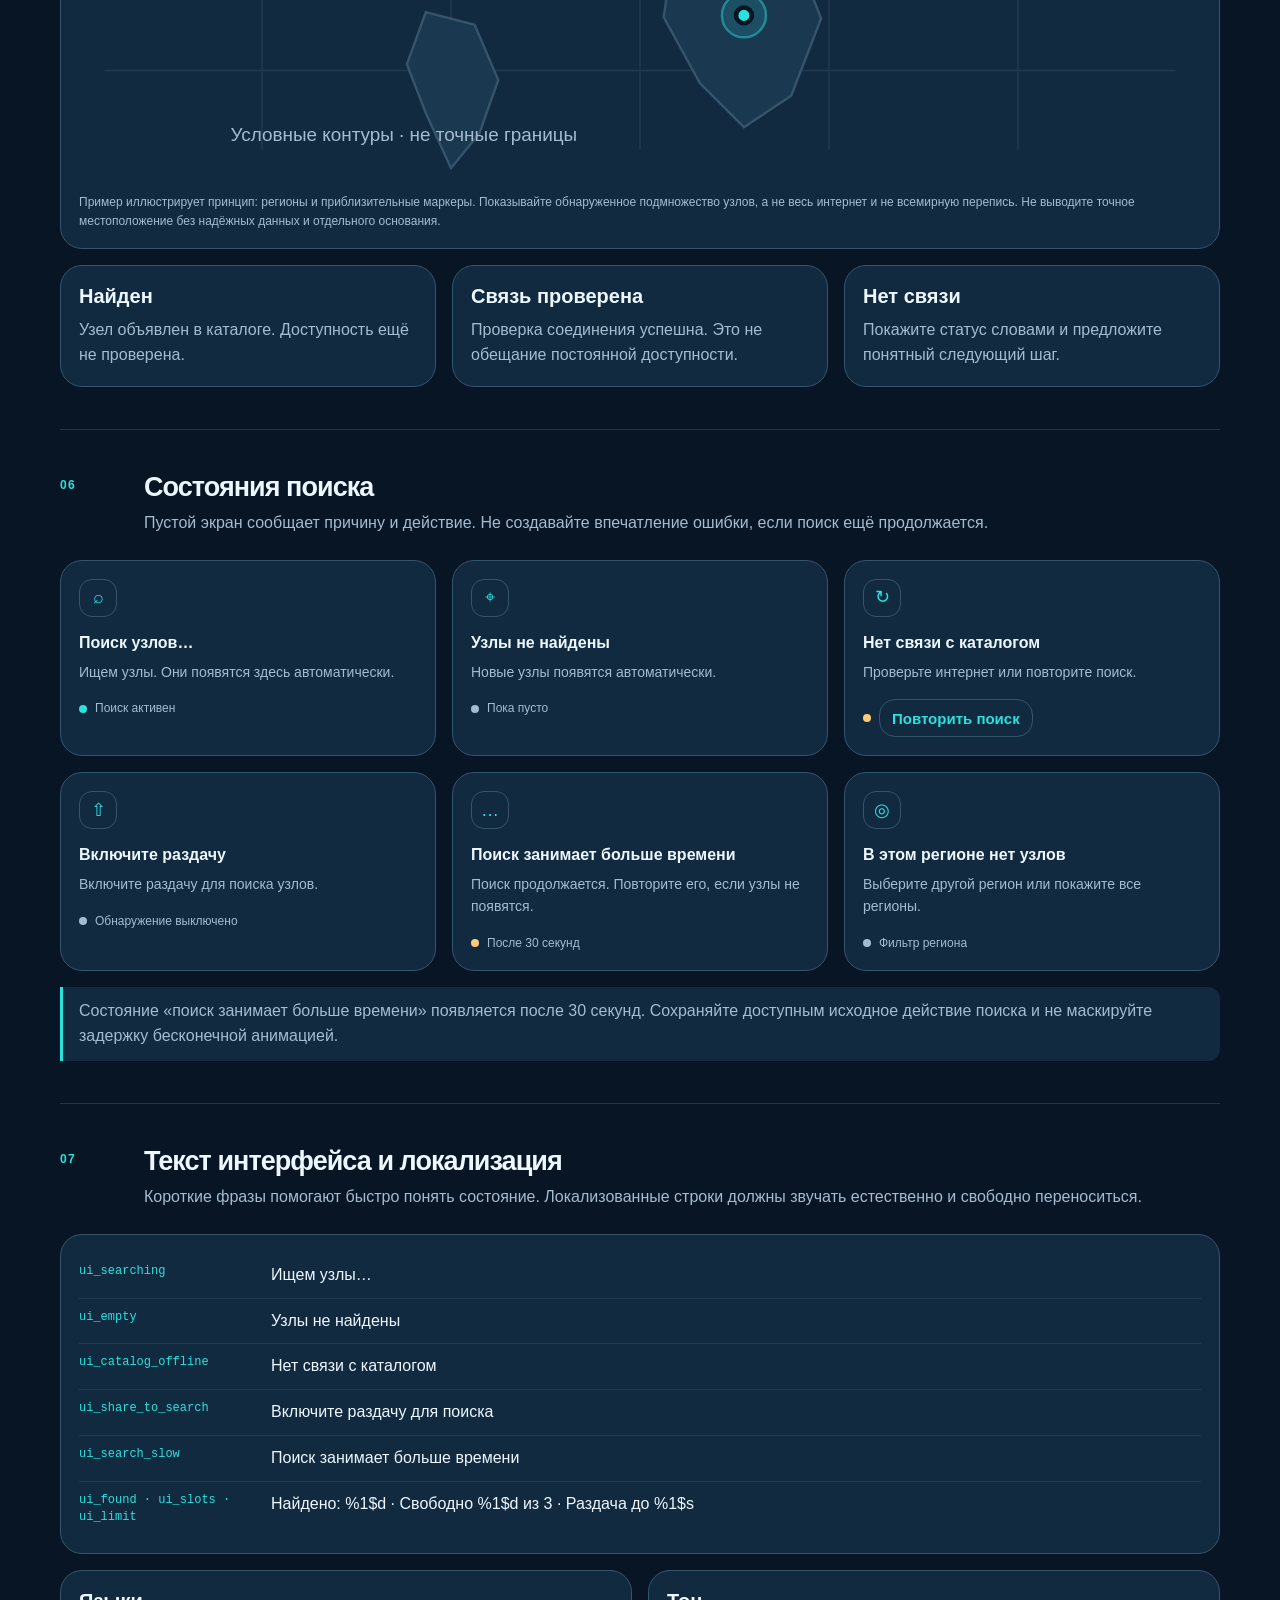
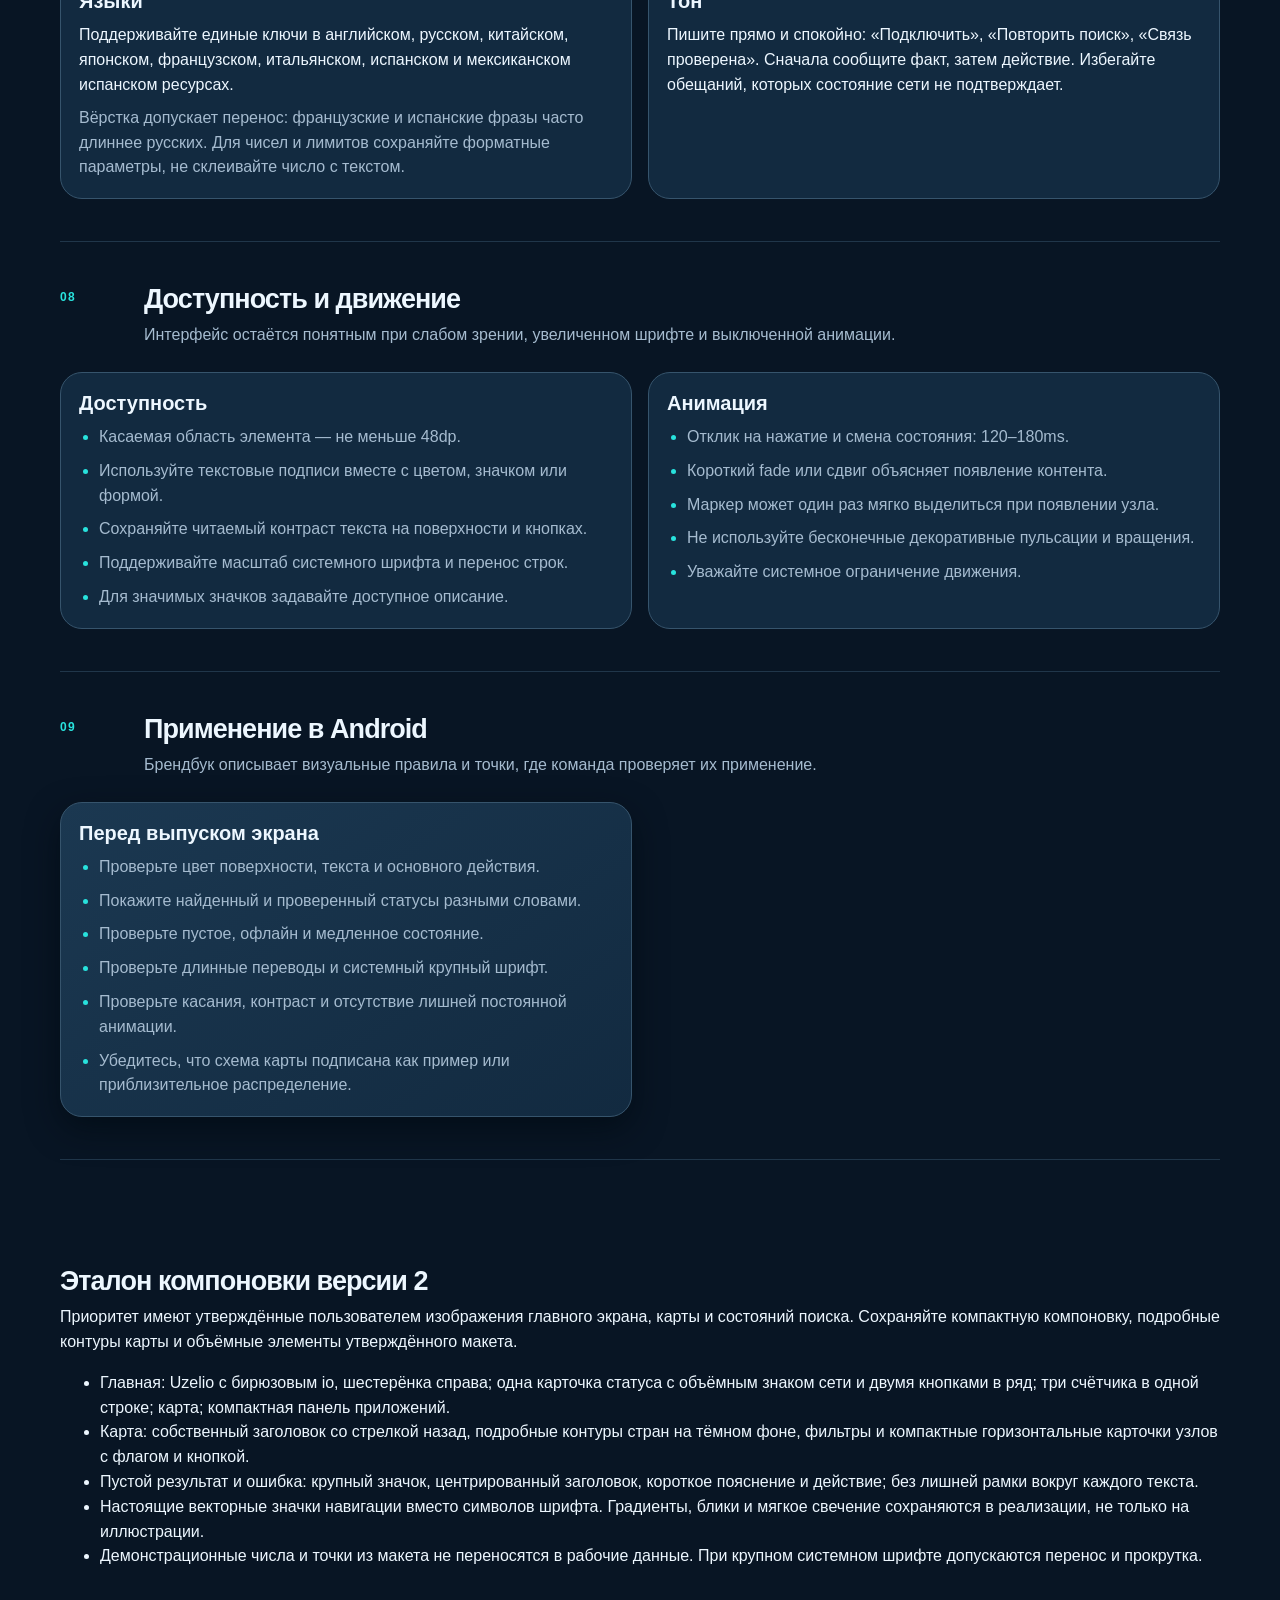
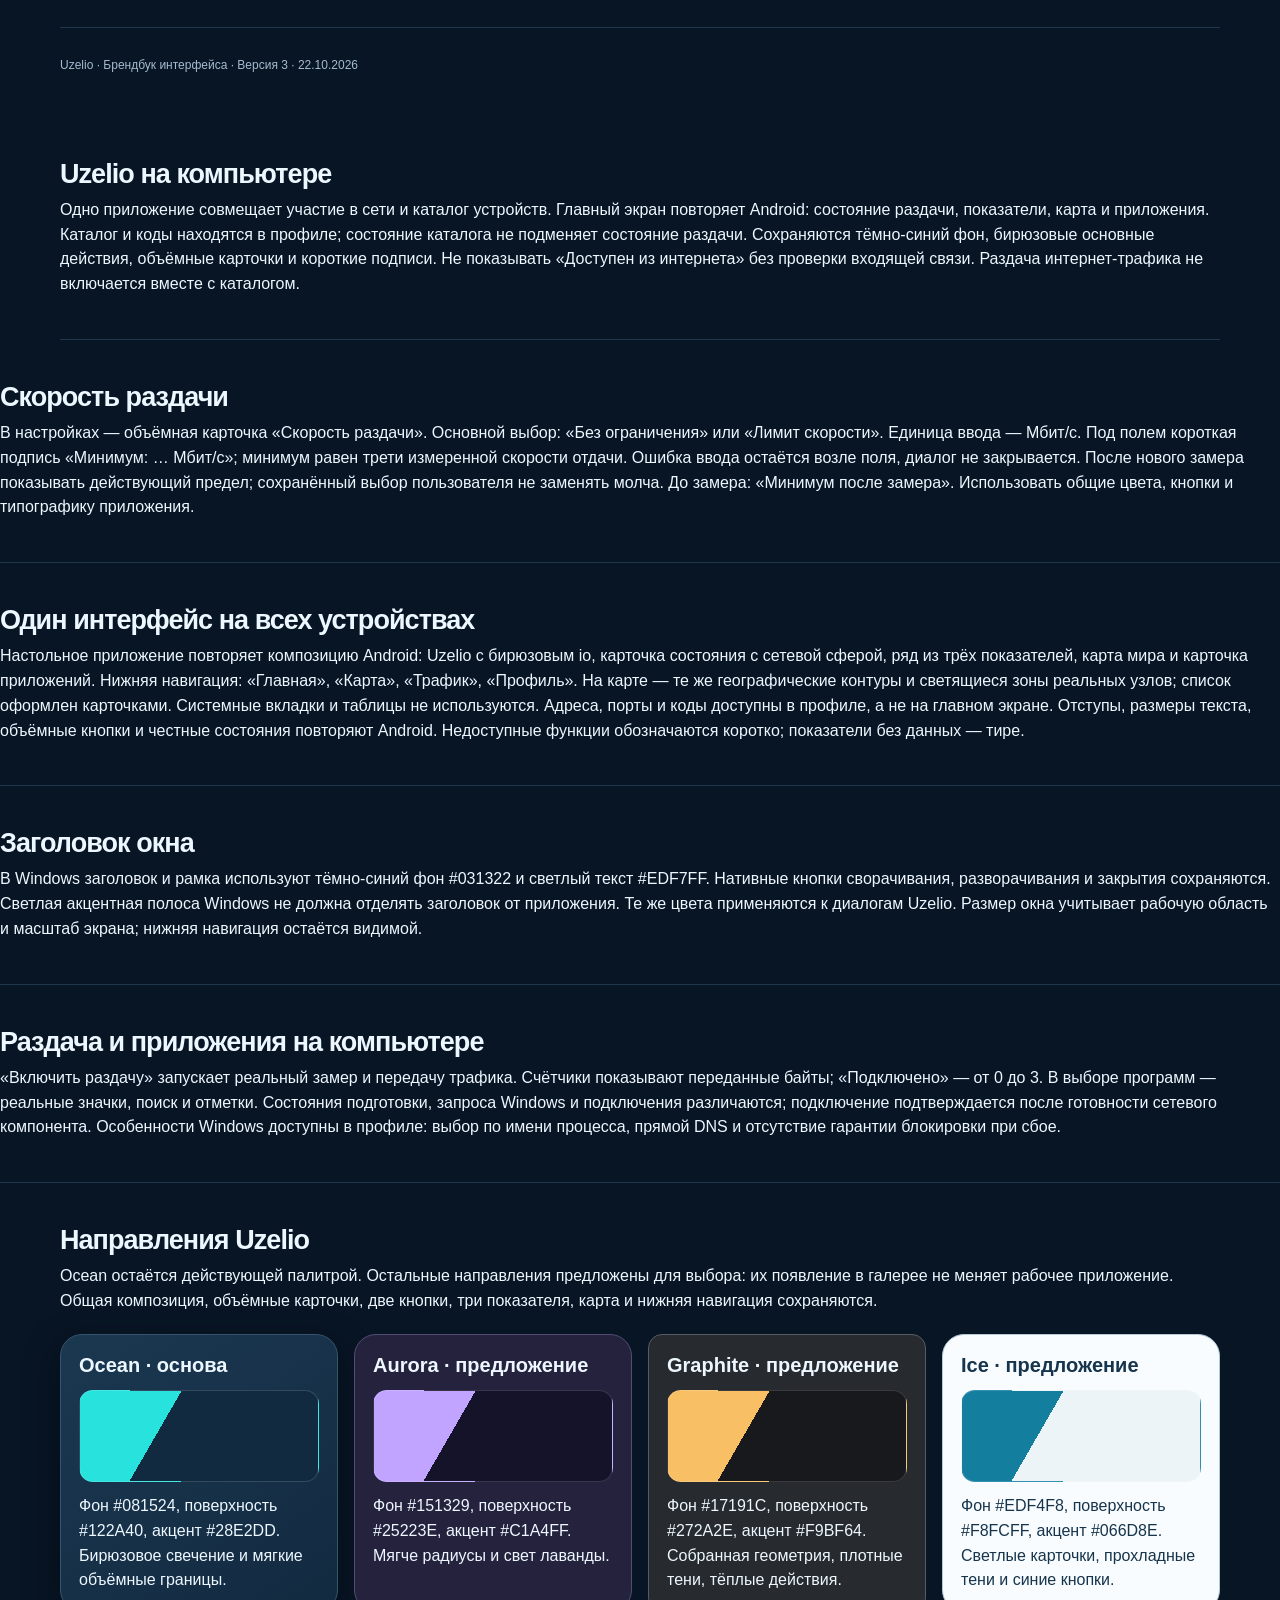
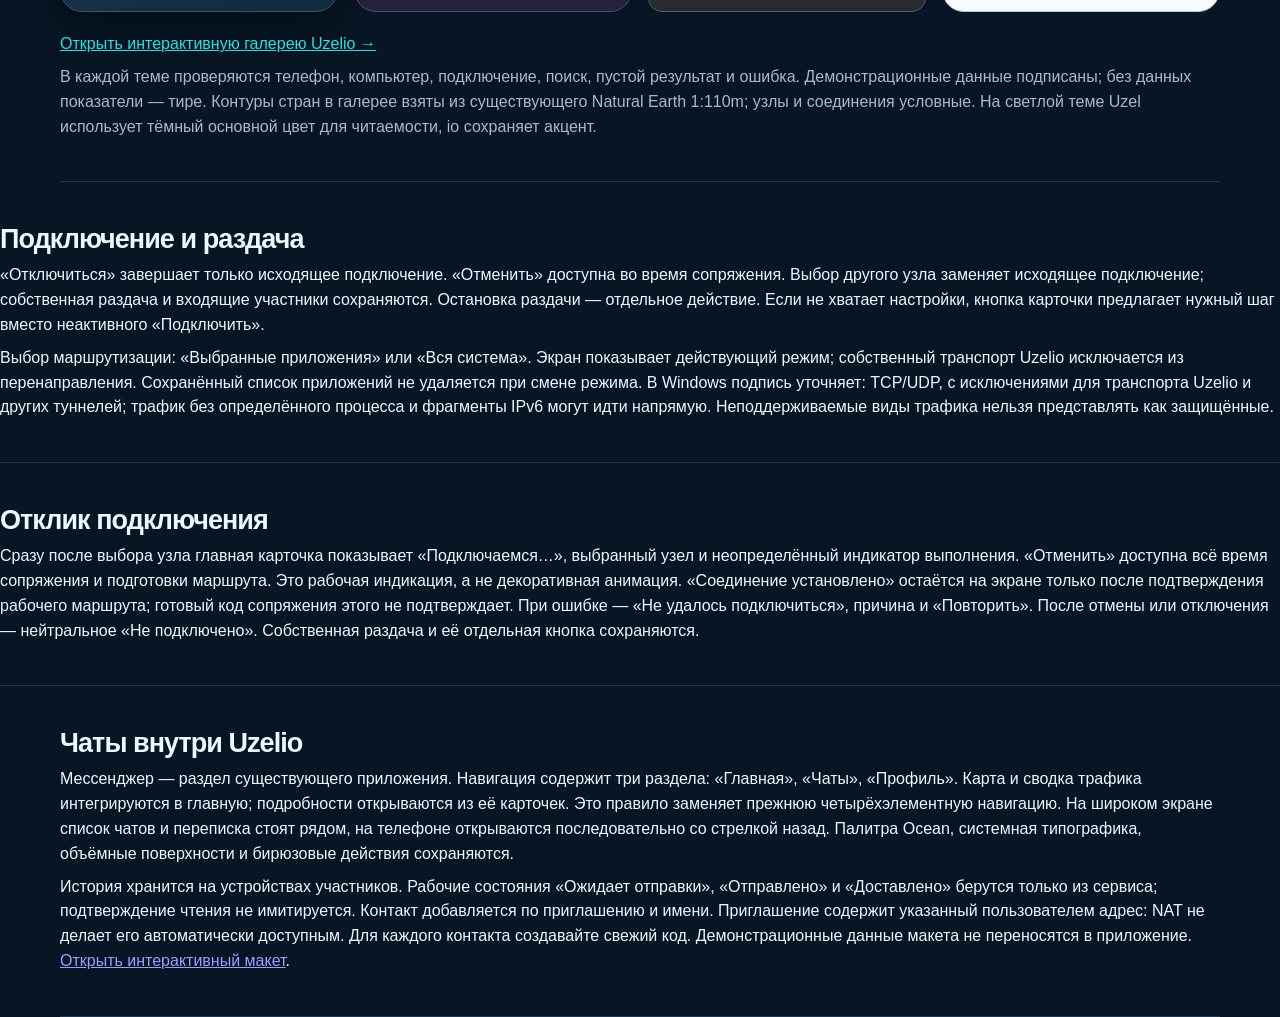
<file: docs/brandbook.html>
<!doctype html>
<html lang="ru">
<head>
  <meta charset="utf-8">
  <meta name="viewport" content="width=device-width, initial-scale=1">
  <meta name="color-scheme" content="dark">
  <title>Uzelio — брендбук интерфейса</title>
  <style>
    :root {
      color-scheme: dark;
      --bg: #081524;
      --text: #EDF7FF;
      --muted: #A5BBCF;
      --accent: #28E2DD;
      --surface: #122A40;
      --raised-a: #1B3851;
      --raised-b: #122A40;
      --stroke: #36546C;
      --primary-a: #58F3E9;
      --primary-b: #1CC7D2;
      --ink: #081524;
      --danger: #FF8E9A;
      --ok: #82E6B4;
      --radius-card: 22px;
      --radius-button: 16px;
      --shadow: 0 12px 32px #020A12A8;
      font-family: Roboto, "Arial", sans-serif;
    }
    * { box-sizing: border-box; }
    html { scroll-behavior: smooth; }
    body { margin: 0; color: var(--text); background: var(--bg); line-height: 1.55; }
    .page { width: min(1160px, calc(100% - 40px)); margin: auto; }
    .hero { position: relative; overflow: hidden; padding: 64px 0 54px; border-bottom: 1px solid var(--stroke); }
    .hero:after { content: ""; position: absolute; width: 420px; height: 420px; right: -100px; top: -170px; border-radius: 50%; background: radial-gradient(circle, #28E2DD24 0, transparent 68%); pointer-events: none; }
    .topline { display: flex; align-items: center; gap: 14px; color: var(--muted); font-size: 12px; letter-spacing: .12em; text-transform: uppercase; }
    .brand { display: inline-flex; align-items: center; gap: 11px; color: var(--text); font-size: 20px; font-weight: 700; letter-spacing: -.03em; }
    .brand svg { width: 34px; height: 34px; color: var(--accent); }
    h1 { max-width: 760px; margin: 44px 0 14px; font-size: clamp(38px, 7vw, 68px); line-height: 1.02; letter-spacing: -.055em; }
    h1 span { color: var(--accent); }
    .lead { max-width: 680px; color: var(--muted); font-size: 18px; }
    .version { display: inline-block; margin-top: 16px; border: 1px solid var(--stroke); border-radius: 999px; padding: 6px 11px; color: var(--muted); font-size: 12px; }
    main { padding: 12px 0 64px; }
    section { padding: 42px 0; border-bottom: 1px solid #36546C88; }
    .section-head { display: grid; grid-template-columns: 70px minmax(0,1fr); gap: 14px; align-items: start; margin-bottom: 24px; }
    .num { padding-top: 7px; color: var(--accent); font: 700 12px/1 Roboto, Arial, sans-serif; letter-spacing: .12em; }
    h2 { margin: 0; font-size: 27px; line-height: 1.15; letter-spacing: -.035em; }
    h3 { margin: 0 0 9px; font-size: 20px; line-height: 1.25; }
    p { margin: 8px 0 0; }
    .muted { color: var(--muted); }
    .grid { display: grid; gap: 16px; }
    .two { grid-template-columns: repeat(2, minmax(0,1fr)); }
    .three { grid-template-columns: repeat(3, minmax(0,1fr)); }
    .four { grid-template-columns: repeat(4, minmax(0,1fr)); }
    .panel { border: 1px solid var(--stroke); border-radius: var(--radius-card); background: var(--surface); padding: 18px; }
    .panel.raised { background: linear-gradient(145deg, var(--raised-a), var(--raised-b)); box-shadow: var(--shadow); }
    .small-label { color: var(--muted); font-size: 12px; letter-spacing: .04em; }
    .swatch { display: flex; min-height: 92px; flex-direction: column; justify-content: space-between; padding: 12px; border: 1px solid #EDF7FF26; border-radius: 14px; }
    .swatch b { font-size: 14px; }
    .swatch code, code { font: 12px/1.4 ui-monospace, Consolas, monospace; }
    .sample-bg { background: var(--bg); } .sample-surface { background: var(--surface); }
    .sample-raised { background: linear-gradient(145deg, var(--raised-a), var(--raised-b)); }
    .sample-accent { color: var(--ink); background: var(--accent); }
    .sample-primary { color: var(--ink); background: linear-gradient(105deg, var(--primary-a), var(--primary-b)); }
    .sample-text { color: var(--ink); background: var(--text); }
    .sample-muted { color: var(--ink); background: var(--muted); }
    .sample-stroke { background: var(--surface); box-shadow: inset 0 0 0 2px var(--stroke); }
    .token-line { display: flex; align-items: center; gap: 12px; margin: 10px 0; color: var(--muted); font-size: 14px; }
    .token-line code { min-width: 122px; color: var(--text); }
    .wordmark-demo { display: flex; min-height: 150px; align-items: center; justify-content: center; gap: 14px; border-radius: 18px; background: var(--bg); }
    .wordmark-demo svg { width: 48px; height: 48px; color: var(--accent); }
    .wordmark-demo strong { font-size: 32px; letter-spacing: -.05em; }
    .node-mark { fill: var(--bg); stroke: currentColor; stroke-width: 3; }
    .node-link { fill: none; stroke: currentColor; stroke-width: 2.4; stroke-linecap: round; }
    .button-row { display: flex; flex-wrap: wrap; gap: 12px; align-items: center; }
    .button { display: inline-flex; min-height: 52px; align-items: center; justify-content: center; gap: 9px; padding: 0 18px; border: 1px solid transparent; border-radius: var(--radius-button); font-size: 15px; font-weight: 700; }
    .button.primary { color: var(--ink); background: linear-gradient(105deg, var(--primary-a), var(--primary-b)); box-shadow: 0 5px 16px #28E2DD35; }
    .button.secondary { color: var(--text); background: linear-gradient(145deg, var(--raised-a), var(--raised-b)); border-color: var(--stroke); box-shadow: 0 3px 10px #020A1266; }
    .button.quiet { color: var(--accent); background: transparent; border-color: var(--stroke); }
    .button.disabled { color: #A5BBCF88; background: #122A40; border-color: #36546C88; box-shadow: none; }
    .button:focus-visible, a:focus-visible { outline: 3px solid var(--text); outline-offset: 3px; }
    .demo-card { display: grid; gap: 17px; }
    .card-title { display: flex; align-items: center; justify-content: space-between; gap: 10px; font-weight: 700; }
    .pill { padding: 4px 9px; border: 1px solid #82E6B466; border-radius: 999px; color: var(--ok); font-size: 12px; white-space: nowrap; }
    .metric { display: flex; gap: 24px; color: var(--muted); font-size: 14px; }
    .metric b { display: block; color: var(--text); font-size: 18px; }
    .type-sample { display: grid; gap: 13px; }
    .type-row { display: grid; grid-template-columns: 120px 1fr; align-items: baseline; gap: 12px; }
    .type-row .spec { color: var(--muted); font-size: 12px; }
    .type-27 { font-size: 27px; font-weight: 700; } .type-24 { font-size: 24px; font-weight: 700; }
    .type-20 { font-size: 20px; font-weight: 700; } .type-15 { font-size: 15px; }
    .type-14 { font-size: 14px; } .type-12 { font-size: 12px; }
    .map-wrap { overflow: hidden; padding: 0; }
    .map-head { display: flex; justify-content: space-between; padding: 18px 18px 0; }
    .map-svg { display: block; width: 100%; height: auto; padding: 4px 12px 0; }
    .map-note { margin: 0; padding: 12px 18px 18px; color: var(--muted); font-size: 12px; }
    .map-grid { fill: none; stroke: #36546C66; stroke-width: 1; }
    .map-land { fill: #1B3851; stroke: #36546C; stroke-width: 1.5; }
    .map-dot { fill: var(--accent); stroke: #081524; stroke-width: 3; }
    .map-ring { fill: #28E2DD22; stroke: #28E2DD77; stroke-width: 1.5; }
    .map-label { fill: var(--muted); font: 12px Roboto, Arial, sans-serif; }
    .state { position: relative; overflow: hidden; min-height: 190px; }
    .state-icon { display: grid; width: 38px; height: 38px; place-items: center; margin-bottom: 16px; border: 1px solid var(--stroke); border-radius: 13px; color: var(--accent); font-size: 18px; }
    .state h3 { font-size: 16px; }
    .state p { color: var(--muted); font-size: 14px; }
    .status-line { display: flex; align-items: center; gap: 8px; margin-top: 16px; color: var(--muted); font-size: 12px; }
    .dot { width: 8px; height: 8px; border-radius: 50%; background: var(--accent); }
    .dot.off { background: var(--muted); } .dot.warn { background: #FFC978; }
    .copy { display: grid; grid-template-columns: 180px 1fr; gap: 12px; padding: 10px 0; border-bottom: 1px solid #36546C66; }
    .copy:last-child { border-bottom: 0; }
    .copy code { color: var(--accent); }
    .copy span { color: var(--text); }
    .notice { border-left: 3px solid var(--accent); padding: 12px 16px; color: var(--muted); background: #122A40; border-radius: 0 12px 12px 0; }
    .rule-list { display: grid; gap: 9px; margin: 0; padding-left: 20px; color: var(--muted); }
    .rule-list li::marker { color: var(--accent); }
    footer { padding: 28px 0 42px; color: var(--muted); font-size: 12px; }
    @media (max-width: 760px) {
      .two, .three, .four { grid-template-columns: repeat(2, minmax(0,1fr)); }
      .section-head { grid-template-columns: 42px 1fr; }
      .copy { grid-template-columns: 145px 1fr; }
    }
    @media (max-width: 520px) {
      .page { width: min(100% - 28px, 1160px); }
      .hero { padding: 38px 0 34px; }
      h1 { margin-top: 32px; }
      section { padding: 30px 0; }
      .two, .three, .four { grid-template-columns: 1fr; }
      .section-head { grid-template-columns: 30px 1fr; gap: 8px; }
      .button { flex: 1 1 100%; }
      .type-row { grid-template-columns: 82px 1fr; }
      .copy { grid-template-columns: 1fr; gap: 3px; }
      .map-label { font-size: 10px; }
    }
    @page { size: A4; margin: 14mm; }
    @media print {
      :root { --bg: #081524; --surface: #122A40; }
      body { print-color-adjust: exact; -webkit-print-color-adjust: exact; }
      .page { width: 100%; }
      .hero { padding: 24px 0; }
      section { padding: 22px 0; break-inside: avoid; }
      .panel, .swatch { break-inside: avoid; }
      .hero:after { display: none; }
    }
  </style>
</head>
<body>
  <header class="hero">
    <div class="page">
      <div class="topline">
        <div class="brand" aria-label="Uzelio">
          <svg viewBox="0 0 40 40" role="img" aria-label="Знак связанных узлов"><path class="node-link" d="M11 12 28 9M11 12l5 17m12-20 3 19m-15-1 15 1"/><circle class="node-mark" cx="10" cy="12" r="4"/><circle class="node-mark" cx="29" cy="8" r="4"/><circle class="node-mark" cx="17" cy="30" r="4"/><circle class="node-mark" cx="32" cy="29" r="4"/></svg>
          <span>Uzel<span style="color:var(--accent)">io</span></span>
        </div>
        <span>Система интерфейса</span>
      </div>
      <h1>Брендбук<br>Uzel<span>io</span></h1>
      <p class="lead">Визуальные правила интерфейса децентрализованной сети: спокойная тёмная основа, ясные состояния соединения и карта как ориентир.</p>
      <span class="version">Версия 3 · 22 октября 2026</span>
    </div>
  </header>

  <main class="page">
    <section>
      <div class="section-head"><span class="num">01</span><div><h2>Основа</h2><p class="muted">Uzelio помогает находить и подключать сетевые узлы. Интерфейс должен объяснять, что найдено, что проверено и какое действие доступно.</p></div></div>
      <div class="grid two">
        <div class="panel raised"><h3>Характер</h3><p>Технологичный, ясный, сдержанный. Глубокий синий задаёт фон, бирюзовый отмечает действие и сетевую активность. Объём создают тонкие контуры, мягкие тени и короткие градиенты.</p></div>
        <div class="panel"><h3>Имя и знак</h3><p>Используйте написание <strong>Uzelio</strong>: Uzel — светлым основным цветом, io — цветом акцента. Имя пишется слитно, первая буква прописная. Знак продолжает существующий мотив связанных узлов: точки и линии показывают сеть. Сохраняйте его простым и читаемым в малом размере; не заменяйте новым несвязанным логотипом.</p><p class="muted">Не называйте продукт VPN: это сеть узлов и обмена подключением.</p></div>
      </div>
      <div class="wordmark-demo" style="margin-top:16px">
        <svg viewBox="0 0 40 40" aria-hidden="true"><path class="node-link" d="M11 12 28 9M11 12l5 17m12-20 3 19m-15-1 15 1"/><circle class="node-mark" cx="10" cy="12" r="4"/><circle class="node-mark" cx="29" cy="8" r="4"/><circle class="node-mark" cx="17" cy="30" r="4"/><circle class="node-mark" cx="32" cy="29" r="4"/></svg><strong>Uzel<span style="color:var(--accent)">io</span></strong>
      </div>
    </section>

    <section>
      <div class="section-head"><span class="num">02</span><div><h2>Цвета</h2><p class="muted">Цвета интерфейса заданы как токены. Бирюза означает действие или активное состояние, а смысл всегда дублируется текстом или формой.</p></div></div>
      <div class="grid four">
        <div class="swatch sample-bg"><b>Фон</b><code>#081524</code></div>
        <div class="swatch sample-text"><b>Основной текст</b><code>#EDF7FF</code></div>
        <div class="swatch sample-muted"><b>Вторичный текст</b><code>#A5BBCF</code></div>
        <div class="swatch sample-accent"><b>Акцент</b><code>#28E2DD</code></div>
        <div class="swatch sample-surface"><b>Поверхность</b><code>#122A40</code></div>
        <div class="swatch sample-raised"><b>Поднятая поверхность</b><code>#1B3851 → #122A40</code></div>
        <div class="swatch sample-stroke"><b>Контур</b><code>#36546C</code></div>
        <div class="swatch sample-primary"><b>Основная кнопка</b><code>#58F3E9 → #1CC7D2</code></div>
      </div>
      <div class="grid two" style="margin-top:16px">
        <div class="panel"><h3>Применение</h3><div class="token-line"><code>background</code><span>#081524 — экран и большие поля</span></div><div class="token-line"><code>surface</code><span>#122A40 — карточки и панели</span></div><div class="token-line"><code>raised</code><span>Градиент — выделенная карточка</span></div><div class="token-line"><code>accent</code><span>#28E2DD — маркеры, фокус, статус</span></div></div>
        <div class="panel"><h3>Контраст</h3><p>Основной текст — #EDF7FF. Для вторичных подписей — #A5BBCF на тёмной поверхности. На основной кнопке текст #081524. Не ставьте текст поверх яркого градиента без проверки контраста.</p></div>
      </div>
    </section>

    <section>
      <div class="section-head"><span class="num">03</span><div><h2>Типографика и ритм</h2><p class="muted">Используйте системный sans-serif Android (Roboto). Размеры ниже указаны в sp, отступы и радиусы — в dp.</p></div></div>
      <div class="grid two">
        <div class="panel type-sample">
          <div class="type-row"><span class="spec">Заголовок экрана · 27</span><span class="type-27">Карта сети</span></div>
          <div class="type-row"><span class="spec">Заголовок блока · 24</span><span class="type-24">Доступные узлы</span></div>
          <div class="type-row"><span class="spec">Заголовок карточки · 20</span><span class="type-20">Северный регион</span></div>
          <div class="type-row"><span class="spec">Основной текст · 15</span><span class="type-15">Вы подключены к узлу сети</span></div>
          <div class="type-row"><span class="spec">Вторичный · 14</span><span class="type-14">Связь проверена недавно</span></div>
          <div class="type-row"><span class="spec">Подпись · 12</span><span class="type-12 muted">ОБНАРУЖЕННЫЕ УЗЛЫ</span></div>
        </div>
        <div class="panel"><h3>Размеры компонентов</h3><div class="token-line"><code>Карточка</code><span>радиус 22dp · padding 18dp (компактная 16dp)</span></div><div class="token-line"><code>Интервал</code><span>16dp между блоками</span></div><div class="token-line"><code>Кнопка</code><span>высота от 52dp · радиус 16dp</span></div><div class="token-line"><code>Касание</code><span>минимальная активная область 48dp</span></div><div class="token-line"><code>Тень</code><span>elevation карточки 4dp; кнопки 2–5dp</span></div><p class="muted">При увеличенном системном шрифте текст переносится, а высота контейнера растёт. Не обрезайте подписи ради фиксированной высоты.</p></div>
      </div>
    </section>

    <section>
      <div class="section-head"><span class="num">04</span><div><h2>Кнопки и карточки</h2><p class="muted">Основное действие заметно сразу. Вторичные действия сохраняют контраст, но не конкурируют с основным.</p></div></div>
      <div class="panel">
        <div class="small-label" style="margin-bottom:13px">ВАРИАНТЫ КНОПОК</div>
        <div class="button-row"><span class="button primary">Подключить</span><span class="button secondary">Открыть карту</span><span class="button quiet">Подробнее</span><span class="button disabled" aria-disabled="true">Подключить</span></div>
        <p class="muted" style="margin-top:14px">Неактивное состояние различается яркостью и отсутствием тени, а его причина остаётся видимой рядом. Не используйте один цвет как единственный сигнал.</p>
      </div>
      <div class="grid two" style="margin-top:16px">
        <div class="panel raised demo-card"><div class="card-title"><span>Узел Uzelio</span><span class="pill">Связь проверена</span></div><div class="muted">Европа · найден недавно</div><div class="metric"><span><b>2,4 ГБ</b>Получено</span><span><b>1,1 ГБ</b>Отдано</span></div><span class="button primary">Подключить</span></div>
        <div class="panel demo-card"><div class="card-title"><span>Региональная карточка</span><span class="small-label">3 СЛОТА</span></div><p class="muted">Сочетайте заливку поверхности, тонкий контур и ясный заголовок. Статус и действие не должны сливаться.</p><span class="button secondary">Подробнее</span></div>
      </div>
    </section>

    <section>
      <div class="section-head"><span class="num">05</span><div><h2>Карта и достоверность</h2><p class="muted">Карта помогает увидеть обнаруженные узлы по регионам. Она передаёт ориентировочное распределение, а не точную географию.</p></div></div>
      <div class="panel map-wrap">
        <div class="map-head"><div><h3>Узлы по регионам</h3><div class="small-label">ПРИМЕР</div></div><span class="pill">Найдено: 12</span></div>
        <svg class="map-svg" viewBox="0 0 720 290" role="img" aria-label="Схематичная карта регионов с несколькими обнаруженными узлами">
          <path class="map-grid" d="M20 70H700M20 145H700M20 220H700M120 18V270M240 18V270M360 18V270M480 18V270M600 18V270"/>
          <path class="map-land" d="m91 72 30-24 47 8 30-18 45 16 23 34-17 16-7 34-27 8-18 28-27-12-11-30-25-8-14-29-28-8z"/>
          <path class="map-land" d="m224 183 31 8 15 35-12 34-18 22-16-35-12-31z"/>
          <path class="map-land" d="m335 68 29-19 38 8 10 18 37 5 19 25-15 17-37 1-16 21-22-12-31 6-20-19-26-7-11-27z"/>
          <path class="map-land" d="m381 147 39-12 40 14 15 38-19 49-30 20-28-28-23-42z"/>
          <path class="map-land" d="m491 74 46-19 45 13 38-2 36 25-4 23-35 8-22 24-43-9-14-26-33-7-24-18z"/>
          <circle class="map-ring" cx="176" cy="101" r="15"/><circle class="map-dot" cx="176" cy="101" r="5"/>
          <circle class="map-ring" cx="377" cy="98" r="20"/><circle class="map-dot" cx="377" cy="98" r="6"/>
          <circle class="map-ring" cx="524" cy="108" r="13"/><circle class="map-dot" cx="524" cy="108" r="5"/>
          <circle class="map-ring" cx="426" cy="185" r="14"/><circle class="map-dot" cx="426" cy="185" r="5"/>
          <text class="map-label" x="100" y="265">Условные контуры · не точные границы</text>
        </svg>
        <p class="map-note">Пример иллюстрирует принцип: регионы и приблизительные маркеры. Показывайте обнаруженное подмножество узлов, а не весь интернет и не всемирную перепись. Не выводите точное местоположение без надёжных данных и отдельного основания.</p>
      </div>
      <div class="grid three" style="margin-top:16px">
        <div class="panel"><h3>Найден</h3><p class="muted">Узел объявлен в каталоге. Доступность ещё не проверена.</p></div>
        <div class="panel"><h3>Связь проверена</h3><p class="muted">Проверка соединения успешна. Это не обещание постоянной доступности.</p></div>
        <div class="panel"><h3>Нет связи</h3><p class="muted">Покажите статус словами и предложите понятный следующий шаг.</p></div>
      </div>
    </section>

    <section>
      <div class="section-head"><span class="num">06</span><div><h2>Состояния поиска</h2><p class="muted">Пустой экран сообщает причину и действие. Не создавайте впечатление ошибки, если поиск ещё продолжается.</p></div></div>
      <div class="grid three">
        <article class="panel state"><div class="state-icon" aria-hidden="true">⌕</div><h3>Поиск узлов…</h3><p>Ищем узлы. Они появятся здесь автоматически.</p><div class="status-line"><span class="dot"></span>Поиск активен</div></article>
        <article class="panel state"><div class="state-icon" aria-hidden="true">⌖</div><h3>Узлы не найдены</h3><p>Новые узлы появятся автоматически.</p><div class="status-line"><span class="dot off"></span>Пока пусто</div></article>
        <article class="panel state"><div class="state-icon" aria-hidden="true">↻</div><h3>Нет связи с каталогом</h3><p>Проверьте интернет или повторите поиск.</p><div class="status-line"><span class="dot warn"></span><span class="button quiet" style="min-height:38px;padding:0 12px">Повторить поиск</span></div></article>
        <article class="panel state"><div class="state-icon" aria-hidden="true">⇧</div><h3>Включите раздачу</h3><p>Включите раздачу для поиска узлов.</p><div class="status-line"><span class="dot off"></span>Обнаружение выключено</div></article>
        <article class="panel state"><div class="state-icon" aria-hidden="true">…</div><h3>Поиск занимает больше времени</h3><p>Поиск продолжается. Повторите его, если узлы не появятся.</p><div class="status-line"><span class="dot warn"></span>После 30 секунд</div></article>
        <article class="panel state"><div class="state-icon" aria-hidden="true">◎</div><h3>В этом регионе нет узлов</h3><p>Выберите другой регион или покажите все регионы.</p><div class="status-line"><span class="dot off"></span>Фильтр региона</div></article>
      </div>
      <p class="notice" style="margin-top:16px">Состояние «поиск занимает больше времени» появляется после 30 секунд. Сохраняйте доступным исходное действие поиска и не маскируйте задержку бесконечной анимацией.</p>
    </section>

    <section>
      <div class="section-head"><span class="num">07</span><div><h2>Текст интерфейса и локализация</h2><p class="muted">Короткие фразы помогают быстро понять состояние. Локализованные строки должны звучать естественно и свободно переноситься.</p></div></div>
      <div class="panel">
        <div class="copy"><code>ui_searching</code><span>Ищем узлы…</span></div>
        <div class="copy"><code>ui_empty</code><span>Узлы не найдены</span></div>
        <div class="copy"><code>ui_catalog_offline</code><span>Нет связи с каталогом</span></div>
        <div class="copy"><code>ui_share_to_search</code><span>Включите раздачу для поиска</span></div>
        <div class="copy"><code>ui_search_slow</code><span>Поиск занимает больше времени</span></div>
        <div class="copy"><code>ui_found · ui_slots · ui_limit</code><span>Найдено: %1$d · Свободно %1$d из 3 · Раздача до %1$s</span></div>
      </div>
      <div class="grid two" style="margin-top:16px">
        <div class="panel"><h3>Языки</h3><p>Поддерживайте единые ключи в английском, русском, китайском, японском, французском, итальянском, испанском и мексиканском испанском ресурсах.</p><p class="muted">Вёрстка допускает перенос: французские и испанские фразы часто длиннее русских. Для чисел и лимитов сохраняйте форматные параметры, не склеивайте число с текстом.</p></div>
        <div class="panel"><h3>Тон</h3><p>Пишите прямо и спокойно: «Подключить», «Повторить поиск», «Связь проверена». Сначала сообщите факт, затем действие. Избегайте обещаний, которых состояние сети не подтверждает.</p></div>
      </div>
    </section>

    <section>
      <div class="section-head"><span class="num">08</span><div><h2>Доступность и движение</h2><p class="muted">Интерфейс остаётся понятным при слабом зрении, увеличенном шрифте и выключенной анимации.</p></div></div>
      <div class="grid two">
        <div class="panel"><h3>Доступность</h3><ul class="rule-list"><li>Касаемая область элемента — не меньше 48dp.</li><li>Используйте текстовые подписи вместе с цветом, значком или формой.</li><li>Сохраняйте читаемый контраст текста на поверхности и кнопках.</li><li>Поддерживайте масштаб системного шрифта и перенос строк.</li><li>Для значимых значков задавайте доступное описание.</li></ul></div>
        <div class="panel"><h3>Анимация</h3><ul class="rule-list"><li>Отклик на нажатие и смена состояния: 120–180ms.</li><li>Короткий fade или сдвиг объясняет появление контента.</li><li>Маркер может один раз мягко выделиться при появлении узла.</li><li>Не используйте бесконечные декоративные пульсации и вращения.</li><li>Уважайте системное ограничение движения.</li></ul></div>
      </div>
    </section>

    <section>
      <div class="section-head"><span class="num">09</span><div><h2>Применение в Android</h2><p class="muted">Брендбук описывает визуальные правила и точки, где команда проверяет их применение.</p></div></div>
      <div class="grid two">
        <div class="panel raised"><h3>Перед выпуском экрана</h3><ul class="rule-list"><li>Проверьте цвет поверхности, текста и основного действия.</li><li>Покажите найденный и проверенный статусы разными словами.</li><li>Проверьте пустое, офлайн и медленное состояние.</li><li>Проверьте длинные переводы и системный крупный шрифт.</li><li>Проверьте касания, контраст и отсутствие лишней постоянной анимации.</li><li>Убедитесь, что схема карты подписана как пример или приблизительное распределение.</li></ul></div>
      </div>
    </section>
  </main>
<section class="page"><h2>Эталон компоновки версии 2</h2><p>Приоритет имеют утверждённые пользователем изображения главного экрана, карты и состояний поиска. Сохраняйте компактную компоновку, подробные контуры карты и объёмные элементы утверждённого макета.</p><ul><li>Главная: Uzelio с бирюзовым io, шестерёнка справа; одна карточка статуса с объёмным знаком сети и двумя кнопками в ряд; три счётчика в одной строке; карта; компактная панель приложений.</li><li>Карта: собственный заголовок со стрелкой назад, подробные контуры стран на тёмном фоне, фильтры и компактные горизонтальные карточки узлов с флагом и кнопкой.</li><li>Пустой результат и ошибка: крупный значок, центрированный заголовок, короткое пояснение и действие; без лишней рамки вокруг каждого текста.</li><li>Настоящие векторные значки навигации вместо символов шрифта. Градиенты, блики и мягкое свечение сохраняются в реализации, не только на иллюстрации.</li><li>Демонстрационные числа и точки из макета не переносятся в рабочие данные. При крупном системном шрифте допускаются перенос и прокрутка.</li></ul></section>  <footer class="page">Uzelio · Брендбук интерфейса · Версия 3 · 22.10.2026</footer>
<section class="page"><h2>Uzelio на компьютере</h2><p>Одно приложение совмещает участие в сети и каталог устройств. Главный экран повторяет Android: состояние раздачи, показатели, карта и приложения. Каталог и коды находятся в профиле; состояние каталога не подменяет состояние раздачи. Сохраняются тёмно-синий фон, бирюзовые основные действия, объёмные карточки и короткие подписи. Не показывать «Доступен из интернета» без проверки входящей связи. Раздача интернет-трафика не включается вместе с каталогом.</p></section>
<section id="sharing-speed"><h2>Скорость раздачи</h2><p>В настройках — объёмная карточка «Скорость раздачи». Основной выбор: «Без ограничения» или «Лимит скорости». Единица ввода — Мбит/с. Под полем короткая подпись «Минимум: … Мбит/с»; минимум равен трети измеренной скорости отдачи. Ошибка ввода остаётся возле поля, диалог не закрывается. После нового замера показывать действующий предел; сохранённый выбор пользователя не заменять молча. До замера: «Минимум после замера». Использовать общие цвета, кнопки и типографику приложения.</p></section>
<section id="desktop-parity"><h2>Один интерфейс на всех устройствах</h2><p>Настольное приложение повторяет композицию Android: Uzelio с бирюзовым io, карточка состояния с сетевой сферой, ряд из трёх показателей, карта мира и карточка приложений. Нижняя навигация: «Главная», «Карта», «Трафик», «Профиль». На карте — те же географические контуры и светящиеся зоны реальных узлов; список оформлен карточками. Системные вкладки и таблицы не используются. Адреса, порты и коды доступны в профиле, а не на главном экране. Отступы, размеры текста, объёмные кнопки и честные состояния повторяют Android. Недоступные функции обозначаются коротко; показатели без данных — тире.</p></section>
<section id="window-chrome"><h2>Заголовок окна</h2><p>В Windows заголовок и рамка используют тёмно-синий фон #031322 и светлый текст #EDF7FF. Нативные кнопки сворачивания, разворачивания и закрытия сохраняются. Светлая акцентная полоса Windows не должна отделять заголовок от приложения. Те же цвета применяются к диалогам Uzelio. Размер окна учитывает рабочую область и масштаб экрана; нижняя навигация остаётся видимой.</p></section>
<section id="desktop-app-selection"><h2>Раздача и приложения на компьютере</h2><p>«Включить раздачу» запускает реальный замер и передачу трафика. Счётчики показывают переданные байты; «Подключено» — от 0 до 3. В выборе программ — реальные значки, поиск и отметки. Состояния подготовки, запроса Windows и подключения различаются; подключение подтверждается после готовности сетевого компонента. Особенности Windows доступны в профиле: выбор по имени процесса, прямой DNS и отсутствие гарантии блокировки при сбое.</p></section>
<section class="page" id="uzelio-directions"><h2>Направления Uzelio</h2><p>Ocean остаётся действующей палитрой. Остальные направления предложены для выбора: их появление в галерее не меняет рабочее приложение. Общая композиция, объёмные карточки, две кнопки, три показателя, карта и нижняя навигация сохраняются.</p><div class="grid four" style="margin-top:20px"><article class="panel raised"><h3>Ocean · основа</h3><div class="swatch" style="background:linear-gradient(120deg,#28E2DD 35%,#122A40 35%);margin:12px 0"></div><p>Фон #081524, поверхность #122A40, акцент #28E2DD. Бирюзовое свечение и мягкие объёмные границы.</p></article><article class="panel" style="background:#25223E;border-color:#534D73"><h3>Aurora · предложение</h3><div class="swatch" style="background:linear-gradient(120deg,#C1A4FF 35%,#151329 35%);margin:12px 0"></div><p>Фон #151329, поверхность #25223E, акцент #C1A4FF. Мягче радиусы и свет лаванды.</p></article><article class="panel" style="background:#272A2E;border-color:#555C63;border-radius:14px"><h3>Graphite · предложение</h3><div class="swatch" style="background:linear-gradient(120deg,#F9BF64 35%,#17191C 35%);margin:12px 0"></div><p>Фон #17191C, поверхность #272A2E, акцент #F9BF64. Собранная геометрия, плотные тени, тёплые действия.</p></article><article class="panel" style="background:#F8FCFF;border-color:#B4C9D6;color:#16344B"><h3>Ice · предложение</h3><div class="swatch" style="background:linear-gradient(120deg,#147E9F 35%,#EDF4F8 35%);margin:12px 0"></div><p>Фон #EDF4F8, поверхность #F8FCFF, акцент #066D8E. Светлые карточки, прохладные тени и синие кнопки.</p></article></div><p style="margin-top:20px"><a href="designs/uzelio-concepts.html" style="color:var(--accent)">Открыть интерактивную галерею Uzelio →</a></p><p class="muted">В каждой теме проверяются телефон, компьютер, подключение, поиск, пустой результат и ошибка. Демонстрационные данные подписаны; без данных показатели — тире. Контуры стран в галерее взяты из существующего Natural Earth 1:110m; узлы и соединения условные. На светлой теме Uzel использует тёмный основной цвет для читаемости, io сохраняет акцент.</p></section>
<section id="connection-controls"><h2>Подключение и раздача</h2><p>«Отключиться» завершает только исходящее подключение. «Отменить» доступна во время сопряжения. Выбор другого узла заменяет исходящее подключение; собственная раздача и входящие участники сохраняются. Остановка раздачи — отдельное действие. Если не хватает настройки, кнопка карточки предлагает нужный шаг вместо неактивного «Подключить».</p><p>Выбор маршрутизации: «Выбранные приложения» или «Вся система». Экран показывает действующий режим; собственный транспорт Uzelio исключается из перенаправления. Сохранённый список приложений не удаляется при смене режима. В Windows подпись уточняет: TCP/UDP, с исключениями для транспорта Uzelio и других туннелей; трафик без определённого процесса и фрагменты IPv6 могут идти напрямую. Неподдерживаемые виды трафика нельзя представлять как защищённые.</p></section>
<section id="connection-feedback"><h2>Отклик подключения</h2><p>Сразу после выбора узла главная карточка показывает «Подключаемся…», выбранный узел и неопределённый индикатор выполнения. «Отменить» доступна всё время сопряжения и подготовки маршрута. Это рабочая индикация, а не декоративная анимация. «Соединение установлено» остаётся на экране только после подтверждения рабочего маршрута; готовый код сопряжения этого не подтверждает. При ошибке — «Не удалось подключиться», причина и «Повторить». После отмены или отключения — нейтральное «Не подключено». Собственная раздача и её отдельная кнопка сохраняются.</p></section>
<section class="page" id="messenger-concept"><h2>Чаты внутри Uzelio</h2><p>Мессенджер — раздел существующего приложения. Навигация содержит три раздела: «Главная», «Чаты», «Профиль». Карта и сводка трафика интегрируются в главную; подробности открываются из её карточек. Это правило заменяет прежнюю четырёхэлементную навигацию. На широком экране список чатов и переписка стоят рядом, на телефоне открываются последовательно со стрелкой назад. Палитра Ocean, системная типографика, объёмные поверхности и бирюзовые действия сохраняются.</p><p>История хранится на устройствах участников. Рабочие состояния «Ожидает отправки», «Отправлено» и «Доставлено» берутся только из сервиса; подтверждение чтения не имитируется. Контакт добавляется по приглашению и имени. Приглашение содержит указанный пользователем адрес: NAT не делает его автоматически доступным. Для каждого контакта создавайте свежий код. Демонстрационные данные макета не переносятся в приложение. <a href="designs/uzelio-messenger.html">Открыть интерактивный макет</a>.</p></section>
</body>
</html>
</file>
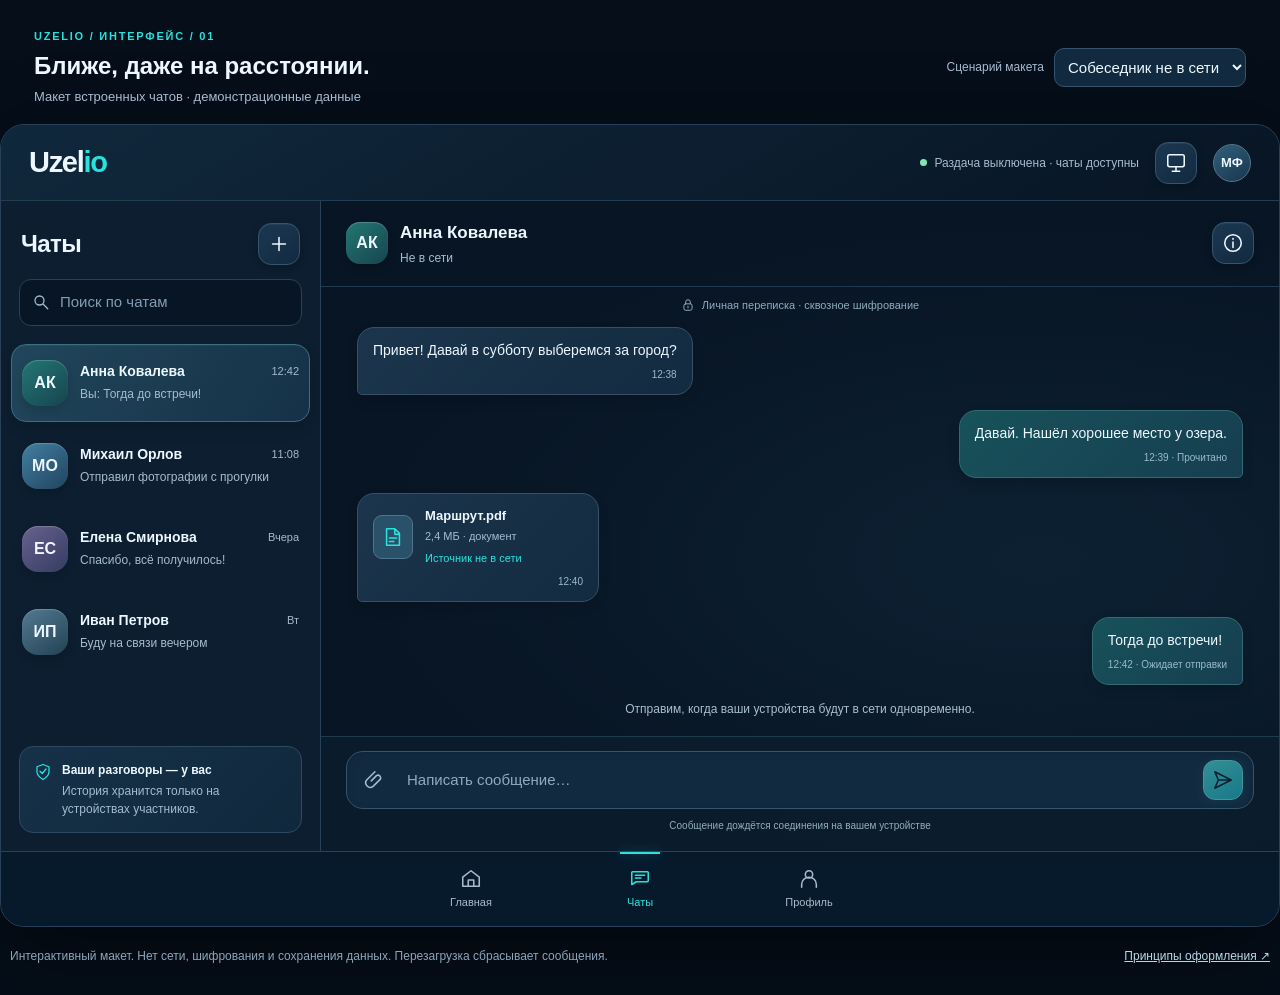
<file: docs/designs/uzelio-messenger.html>
<!doctype html>
<html lang="ru">
<head>
<meta charset="utf-8"><meta name="viewport" content="width=device-width,initial-scale=1">
<meta name="color-scheme" content="dark"><title>Uzelio · Макет встроенного мессенджера</title>
<style>
:root{color-scheme:dark;--bg:#081524;--surface:#122A40;--raised:#1B3851;--stroke:#36546C;--text:#EDF7FF;--muted:#A5BBCF;--accent:#28E2DD;--danger:#FF8E9A;--ok:#82E6B4}
*{box-sizing:border-box}body{margin:0;background:#050e19;color:var(--text);font:15px/1.5 'Segoe UI',Roboto,Arial,sans-serif}button,input,textarea,select{font:inherit}button{cursor:pointer}button,a,input,textarea,select{outline-offset:4px}button:focus-visible,a:focus-visible,input:focus-visible,textarea:focus-visible,select:focus-visible{outline:2px solid var(--accent)}button{color:inherit}button:disabled{opacity:.5;cursor:not-allowed}svg.icon{width:22px;height:22px;fill:none;stroke:currentColor;stroke-width:1.7;stroke-linecap:round;stroke-linejoin:round;flex-shrink:0}svg.defs{position:absolute;width:0;height:0;overflow:hidden}
.studio{max-width:1380px;margin:auto;padding:28px 34px 18px;display:flex;align-items:center;justify-content:space-between;gap:18px}.eyebrow{color:var(--accent);font-size:11px;font-weight:700;letter-spacing:.16em;text-transform:uppercase}.studio h1{font-size:24px;line-height:1.25;margin:6px 0}.studio p{font-size:13px;color:var(--muted);margin:0}.demo-controls{display:flex;align-items:center;gap:10px;flex-wrap:wrap}.demo-controls label{font-size:12px;color:var(--muted)}select{border:1px solid var(--stroke);border-radius:10px;background:var(--surface);color:var(--text);padding:9px}.shell{max-width:1312px;margin:0 auto 20px;background:var(--bg);border:1px solid #284158;border-radius:24px;overflow:hidden;box-shadow:0 28px 90px #0007}.app-header{height:76px;display:flex;justify-content:space-between;align-items:center;padding:0 28px;border-bottom:1px solid #233c51;background:linear-gradient(150deg,#10283c,#081524)}.wordmark{font-size:29px;font-weight:750;letter-spacing:-1.3px}.wordmark span{color:var(--accent)}.header-right{display:flex;align-items:center;gap:16px}.network-note{font-size:12px;color:var(--muted);display:flex;align-items:center;gap:7px}.dot{width:7px;height:7px;border-radius:100%;background:#82E6B4;display:inline-block}.icon-btn{width:42px;height:42px;display:grid;place-items:center;background:linear-gradient(145deg,var(--raised),var(--surface));border:1px solid var(--stroke);border-radius:13px;box-shadow:inset 0 1px #ffffff0d,0 3px 8px #0003}.me{background:linear-gradient(145deg,#31607c,#18364e);width:38px;height:38px;border:1px solid #53748b;border-radius:50%;display:grid;place-items:center;font-size:13px;font-weight:600}.workspace{display:grid;grid-template-columns:320px minmax(0,1fr);min-height:610px;height:min(680px,calc(100vh - 250px))}.sidebar{background:#0c1e30;border-right:1px solid #294257;display:flex;flex-direction:column;min-height:0}.sidebar-title{display:flex;align-items:center;justify-content:space-between;padding:22px 20px 14px}.sidebar-title h2{font-size:24px;margin:0;letter-spacing:-.6px}.searchbox{margin:0 18px 18px;display:flex;align-items:center;gap:8px;background:#081524;border:1px solid #294257;border-radius:12px;padding:10px 12px;color:var(--muted)}.searchbox .icon{width:18px;height:18px}.searchbox input{width:100%;border:0;background:none;color:var(--text);min-width:0}.searchbox input::placeholder{color:#829db3}.list{padding:0 10px;overflow:auto;flex:1}.chat-item{display:flex;align-items:center;gap:12px;width:100%;text-align:left;border:1px solid transparent;background:transparent;border-radius:15px;padding:15px 10px;margin-bottom:5px}.chat-item:hover{background:#142b40}.chat-item.selected{background:linear-gradient(120deg,#21465b,#153147);border-color:#3b6e7e;box-shadow:0 6px 15px #0002,inset 0 1px #ffffff0b}.avatar{width:46px;height:46px;border-radius:16px;display:grid;place-items:center;background:linear-gradient(145deg,#537a92,#224254);box-shadow:inset 0 1px 1px #ffffff35,0 5px 9px #0002;font-size:16px;font-weight:650;flex-shrink:0}.avatar.teal{background:linear-gradient(140deg,#247675,#16454e)}.avatar.purple{background:linear-gradient(140deg,#68618e,#343c61)}.avatar.blue{background:linear-gradient(140deg,#437fa1,#20445f)}.chat-copy{min-width:0;flex:1}.chat-line{display:flex;justify-content:space-between;align-items:center;gap:6px}.chat-name{font-size:14px;font-weight:650;white-space:nowrap}.time{font-size:11px;color:var(--muted)}.preview{font-size:12px;color:var(--muted);overflow:hidden;white-space:nowrap;text-overflow:ellipsis;max-width:195px;margin-top:5px}.badge{background:var(--accent);color:var(--bg);border-radius:8px;padding:0 6px;font-size:11px;font-weight:700}.sidebar-footer{margin:18px;padding:14px;background:linear-gradient(135deg,#163148,#10283c);border:1px solid #2c4a60;border-radius:14px;font-size:12px;color:var(--muted);display:flex;align-items:flex-start;gap:10px}.sidebar-footer .icon{color:var(--accent);width:18px}.sidebar-footer strong{display:block;color:var(--text);font-weight:600;margin-bottom:3px}.conversation{display:flex;flex-direction:column;min-height:0;position:relative;background:radial-gradient(ellipse at 75% 55%,#13324766,transparent 65%),var(--bg)}.chat-header{display:flex;align-items:center;gap:12px;padding:19px 25px;border-bottom:1px solid #21394d}.chat-header .avatar{width:42px;height:42px;border-radius:14px}.chat-title{flex:1;min-width:0}.chat-title h2{font-size:17px;margin:0}.chat-title p{font-size:12px;color:var(--muted);margin:3px 0 0}.back{display:none}.route{display:flex;align-items:center;justify-content:center;gap:7px;padding:10px 16px;font-size:11px;color:#8facbf}.route .icon{width:14px;height:14px}.messages{padding:8px 36px 18px;flex:1;overflow:auto;display:flex;flex-direction:column;gap:15px}.day{align-self:center;color:#90a9bf;font-size:11px;letter-spacing:.04em;margin:0 0 10px}.message{max-width:78%;align-self:flex-start;background:linear-gradient(135deg,#1b354c,#132b40);border:1px solid #355068;border-radius:17px 17px 17px 5px;padding:12px 15px;box-shadow:0 5px 12px #0002;font-size:14px}.message.out{align-self:flex-end;background:linear-gradient(135deg,#17525a,#163e50);border-color:#326972;border-radius:17px 17px 5px 17px}.message p{margin:0}.message-meta{text-align:right;color:#9abac9;font-size:10px;margin-top:6px;display:flex;align-items:center;justify-content:flex-end;gap:5px}.message-meta .icon{width:13px;height:13px}.file-preview{display:flex;align-items:center;gap:12px;min-width:210px}.file-icon{width:40px;height:44px;background:#295169;border:1px solid #50748b;border-radius:9px;display:grid;place-items:center;color:var(--accent)}.file-preview strong{display:block;font-size:13px;font-weight:600}.file-preview span{font-size:11px;color:var(--muted)}.file-action{background:none;border:0;padding:0;color:var(--accent);font-size:11px;margin-top:4px}.offline-note{align-self:center;color:#a8bfd0;font-size:12px;max-width:380px;text-align:center;line-height:1.5;padding:0 10px}.composer-area{padding:14px 25px 18px;border-top:1px solid #21394d;background:#0c1f30b3}.composer{display:flex;align-items:center;gap:10px;border:1px solid #36546c;border-radius:17px;background:#122a40;padding:8px 10px;box-shadow:inset 0 2px 7px #0002}.composer textarea{background:transparent;resize:none;border:0;color:var(--text);flex:1;min-width:0;height:35px;max-height:90px;padding:6px}.composer textarea::placeholder{color:#8faabd}.attach{background:none;border:0;color:var(--muted);padding:6px;display:grid;place-items:center}.send{background:linear-gradient(145deg,#58F3E9,#1CC7D2);color:#081524;border:1px solid #7cfff5;border-radius:12px;width:40px;height:40px;display:grid;place-items:center;box-shadow:0 3px 12px #28e2dd25}.composer-help{font-size:10px;color:#91adbf;text-align:center;margin:9px 0 0}.bottom-nav{height:75px;display:flex;justify-content:center;gap:30px;background:#061a2c;border-top:1px solid #294257}.nav-item{width:100px;border:0;background:none;color:var(--muted);display:flex;flex-direction:column;gap:4px;align-items:center;justify-content:center;font-size:11px;position:relative}.nav-item.active{color:var(--accent)}.nav-item.active:before{content:'';width:40px;height:2px;background:var(--accent);position:absolute;top:0;box-shadow:0 0 12px #28e2dd66}.footer-note{max-width:1312px;margin:0 auto 30px;color:#8ca5b9;font-size:12px;display:flex;justify-content:space-between;gap:15px;padding:0 10px}.footer-note a{color:#b7d6e5}.empty{padding:25px 10px;color:var(--muted);text-align:center;font-size:13px}.other-page{padding:65px 25px;min-height:610px;text-align:center;background:radial-gradient(ellipse at 50% 30%,#164359,var(--bg) 60%)}.other-page .icon{width:55px;height:55px;color:var(--accent)}.other-page p{color:var(--muted);max-width:420px;margin:15px auto}.primary,.secondary{border-radius:12px;padding:11px 17px;font-weight:650;border:1px solid #75f8ee;background:linear-gradient(145deg,#58f3e9,#1cc7d2);color:#081524;box-shadow:0 5px 16px #28e2dd19}.secondary{background:linear-gradient(145deg,#1b3851,#122a40);border-color:#36546c;color:var(--text);box-shadow:0 3px 10px #0003}dialog{border:1px solid #416278;border-radius:22px;background:linear-gradient(145deg,#19344b,#0e2336);color:var(--text);width:min(460px,calc(100% - 30px));padding:25px;box-shadow:0 25px 100px #0009}dialog::backdrop{background:#020912b8;backdrop-filter:blur(5px)}.dialog-top{display:flex;align-items:center;justify-content:space-between;gap:15px}dialog h2{margin:0;font-size:21px}dialog p,dialog li{font-size:13px;color:var(--muted)}dialog .field{display:block;margin-top:16px;font-size:12px;color:var(--muted)}dialog input,dialog select{display:block;width:100%;margin-top:7px;background:#081524;border:1px solid #36546c;padding:11px;border-radius:10px;color:var(--text)}.dialog-actions{display:flex;gap:10px;justify-content:flex-end;margin-top:23px}.source-card{padding:14px;border:1px solid #36546c;border-radius:13px;margin-top:13px;background:#102a3d}.source-card strong{font-size:14px}.source-card p{margin:3px 0}.source-card label{display:flex;align-items:center;gap:8px;font-size:13px}.source-card input{width:auto;margin:0}.result{color:var(--ok)!important}.toast{position:fixed;bottom:24px;left:50%;transform:translateX(-50%);background:#214356;border:1px solid #598395;border-radius:13px;padding:12px 19px;max-width:90%;z-index:5;font-size:13px;box-shadow:0 8px 24px #0006}[hidden]{display:none!important}
@media(max-width:760px){.studio{padding:20px 16px 14px;display:block}.studio h1{font-size:21px}.studio p{max-width:320px}.demo-controls{margin-top:14px}.shell{margin:0 10px 14px;border-radius:19px}.app-header{height:65px;padding:0 18px}.wordmark{font-size:26px}.network-note{display:none}.header-right{gap:10px}.workspace{display:block;min-height:530px;height:calc(100dvh - 290px)}.sidebar{height:100%;border-right:0}.conversation{display:none;height:100%}.workspace.chat-open .sidebar{display:none}.workspace.chat-open .conversation{display:flex}.back{display:grid;width:32px;height:36px;background:none;border:0;box-shadow:none}.chat-header{padding:13px 12px;gap:8px}.chat-header .avatar{width:36px;height:36px;border-radius:12px;font-size:13px}.chat-title h2{font-size:15px}.chat-title p{font-size:11px}.chat-header>.icon-btn:last-child{width:34px;height:36px}.messages{padding:6px 16px 14px;gap:13px}.message{max-width:88%;font-size:13px;padding:10px 12px}.route{font-size:10px;padding:9px}.composer-area{padding:11px 12px}.composer-help{font-size:9px}.bottom-nav{gap:0;height:66px;justify-content:space-around}.nav-item{width:20%;font-size:10px}.nav-item .icon{width:21px;height:21px}.footer-note{margin:0 18px 22px;display:block;font-size:11px}.footer-note a{display:inline-block;margin-top:8px}.other-page{min-height:530px}.preview{max-width:230px}.chat-item{padding:16px 12px}.sidebar-footer{margin-top:10px}.dialog-actions{flex-wrap:wrap}}
@media(prefers-reduced-motion:no-preference){button{transition:background .15s,filter .15s}button:hover{filter:brightness(1.08)}}
.home-page{min-height:610px;padding:26px 32px 32px;background:radial-gradient(ellipse at 70% 30%,#16435977,transparent 65%)}.home-heading{display:flex;align-items:center;justify-content:space-between;margin-bottom:22px}.home-heading h2{margin:0;font-size:24px}.home-heading span{font-size:12px;color:var(--muted)}.home-grid{display:grid;grid-template-columns:1.15fr 1fr;gap:20px}.home-card{background:linear-gradient(135deg,#1b3851,#122a40);border:1px solid #36546c;border-radius:20px;padding:22px;box-shadow:inset 0 1px #ffffff12,0 8px 25px #0002}.home-card h3{margin:0 0 6px;font-size:18px}.home-card p{font-size:13px;color:var(--muted);margin:5px 0 18px}.home-status{display:flex;gap:20px;align-items:center;margin:10px 0 25px}.orb{width:83px;height:83px;border-radius:50%;background:radial-gradient(circle at 30% 25%,#3c8b9e,#123448 65%,#071a2b);border:1px solid #447386;display:grid;place-items:center;box-shadow:inset -9px -12px 20px #0005,0 0 30px #28e2dd15;flex-shrink:0}.orb .icon{width:37px;height:37px;color:#7eedeb}.home-actions{display:flex;flex-wrap:wrap;gap:10px}.home-wide{grid-column:1/-1}.traffic-stats{display:grid;grid-template-columns:repeat(3,1fr);gap:15px;margin:20px 0}.traffic-stats span{display:block;color:var(--muted);font-size:12px}.traffic-stats b{font-size:25px;font-weight:650}.home-card details{border-top:1px solid #36546c;padding-top:14px;color:var(--muted);font-size:13px}.home-card summary{cursor:pointer;color:var(--text)}.home-card details p{margin:10px 0 0}.network-map{width:100%;height:175px;margin:4px 0 10px}.network-map path{fill:#25475c;stroke:#507185;stroke-width:1.3}.network-map .grid{fill:none;stroke:#36546c77;stroke-width:.7}.home-bottom{display:flex;align-items:center;justify-content:space-between;gap:16px}.home-bottom p{margin:0}.bottom-nav{gap:54px}.nav-item{width:115px}@media(max-width:760px){.home-page{padding:22px 16px;min-height:530px}.home-grid{grid-template-columns:1fr;gap:15px}.home-card{padding:18px}.home-heading{display:block}.home-heading span{display:block;margin-top:5px}.home-bottom{align-items:flex-start;flex-direction:column}.bottom-nav{gap:0}.nav-item{width:33.333%}}
.home-page{height:min(680px,calc(100vh - 250px));overflow:auto}@media(max-width:760px){.home-page,.workspace{height:calc(100dvh - 330px);min-height:430px}.home-status{gap:12px;margin:0 0 15px}.orb{width:65px;height:65px}.home-actions .primary,.home-actions .secondary{padding:10px 12px;font-size:12px}.home-card p{margin-bottom:10px}.network-map{height:135px}}
</style>
</head>
<body>
<svg class="defs" xmlns="http://www.w3.org/2000/svg"><defs>
<symbol id="i-home" viewBox="0 0 24 24"><path d="m3 10 9-7 9 7v10H3Z"/><path d="M9 20v-7h6v7"/></symbol>
<symbol id="i-map" viewBox="0 0 24 24"><path d="m3 5 6-2 6 3 6-2v15l-6 2-6-3-6 2ZM9 3v15M15 6v15"/></symbol>
<symbol id="i-chat" viewBox="0 0 24 24"><path d="M20 4H4a1 1 0 0 0-1 1v13l5-3h12a1 1 0 0 0 1-1V5a1 1 0 0 0-1-1Z"/><path d="M7 8h10M7 11h6"/></symbol>
<symbol id="i-traffic" viewBox="0 0 24 24"><path d="M5 20v-7M12 20V4M19 20V9M3 20h19"/></symbol>
<symbol id="i-user" viewBox="0 0 24 24"><circle cx="12" cy="7" r="4"/><path d="M4 21v-3a8 8 0 0 1 16 0v3"/></symbol>
<symbol id="i-search" viewBox="0 0 24 24"><circle cx="10" cy="10" r="6"/><path d="m15 15 6 6"/></symbol>
<symbol id="i-plus" viewBox="0 0 24 24"><path d="M12 5v14M5 12h14"/></symbol>
<symbol id="i-lock" viewBox="0 0 24 24"><rect x="5" y="10" width="14" height="11" rx="3"/><path d="M8 10V7a4 4 0 0 1 8 0v3M12 14v3"/></symbol>
<symbol id="i-shield" viewBox="0 0 24 24"><path d="m12 2 8 3v7c0 5-8 10-8 10S4 17 4 12V5Z"/><path d="m8 11 3 3 5-6"/></symbol>
<symbol id="i-info" viewBox="0 0 24 24"><circle cx="12" cy="12" r="9"/><path d="M12 11v6M12 7v1"/></symbol>
<symbol id="i-back" viewBox="0 0 24 24"><path d="m14 5-7 7 7 7M7 12h14"/></symbol>
<symbol id="i-clip" viewBox="0 0 24 24"><path d="m9 13 6-6a3 3 0 0 1 4 4l-8 8a5 5 0 0 1-7-7l9-9"/></symbol>
<symbol id="i-send" viewBox="0 0 24 24"><path d="m3 3 18 9-18 9 4-9ZM7 12h14"/></symbol>
<symbol id="i-file" viewBox="0 0 24 24"><path d="M5 3h9l5 5v13H5ZM14 3v6h5M8 13h8M8 17h5"/></symbol>
<symbol id="i-clock" viewBox="0 0 24 24"><circle cx="12" cy="12" r="9"/><path d="M12 6v6l4 2"/></symbol>
<symbol id="i-check" viewBox="0 0 24 24"><path d="m3 12 5 5L19 6M12 17l10-11"/></symbol>
<symbol id="i-close" viewBox="0 0 24 24"><path d="m6 6 12 12M6 18 18 6"/></symbol>
<symbol id="i-device" viewBox="0 0 24 24"><rect x="3" y="3" width="18" height="13" rx="2"/><path d="M8 21h8M12 16v5"/></symbol>
</defs></svg>
<header class="studio"><div><div class="eyebrow">Uzelio / интерфейс / 01</div><h1>Ближе, даже на расстоянии.</h1><p>Макет встроенных чатов · демонстрационные данные</p></div><div class="demo-controls"><label for="scenario">Сценарий макета</label><select id="scenario"><option value="offline">Собеседник не в сети</option><option value="direct">Прямое соединение</option><option value="relay">Через узел участника</option></select></div></header>
<main class="shell">
<header class="app-header"><div class="wordmark" aria-label="Uzelio">Uzel<span>io</span></div><div class="header-right"><span class="network-note"><span class="dot"></span>Раздача выключена · чаты доступны</span><button class="icon-btn" id="devices" aria-label="Мои устройства"><svg class="icon"><use href="#i-device"/></svg></button><button class="me" id="profile" aria-label="Открыть профиль">МФ</button></div></header>
<div class="workspace" id="workspace">
<aside class="sidebar" aria-label="Список чатов"><div class="sidebar-title"><h2>Чаты</h2><button class="icon-btn" id="new-chat" aria-label="Новый чат"><svg class="icon"><use href="#i-plus"/></svg></button></div><label class="searchbox"><svg class="icon"><use href="#i-search"/></svg><input id="search" type="search" aria-label="Поиск по чатам" placeholder="Поиск по чатам" autocomplete="off"></label><div class="list" id="chat-list"></div><div class="sidebar-footer"><svg class="icon"><use href="#i-shield"/></svg><div><strong>Ваши разговоры — у вас</strong>История хранится только на устройствах участников.</div></div></aside>
<section class="conversation" aria-label="Переписка"><header class="chat-header"><button class="icon-btn back" id="back" aria-label="Назад к чатам"><svg class="icon"><use href="#i-back"/></svg></button><div id="active-avatar" class="avatar teal">АК</div><div class="chat-title"><h2 id="active-name">Анна Ковалева</h2><p id="presence">Не в сети</p></div><button class="icon-btn" id="chat-info" aria-label="Информация и восстановление истории"><svg class="icon"><use href="#i-info"/></svg></button></header><div class="route"><svg class="icon"><use href="#i-lock"/></svg><span id="route-label">Личная переписка · сквозное шифрование</span></div><div class="messages" id="messages" role="log" aria-label="Сообщения"></div><form class="composer-area" id="composer"><div class="composer"><button type="button" class="attach" id="attach" aria-label="Прикрепить файл"><svg class="icon"><use href="#i-clip"/></svg></button><textarea id="draft" aria-label="Текст сообщения" placeholder="Написать сообщение…" maxlength="2000" rows="1"></textarea><button class="send" id="send" aria-label="Отправить в макете" disabled><svg class="icon"><use href="#i-send"/></svg></button></div><p class="composer-help" id="composer-help">Сообщение дождётся соединения на вашем устройстве</p></form></section>
</div>
<section class="home-page" id="home-page" hidden><div class="home-heading"><h2>Ваша сеть</h2><span>Подключение, карта и трафик — в одном месте</span></div><div class="home-grid"><article class="home-card"><div class="home-status"><div class="orb"><svg class="icon"><use href="#i-shield"/></svg></div><div><h3>Не подключено</h3><p>Раздача выключена.<br>Ваши чаты по-прежнему доступны.</p></div></div><div class="home-actions"><button class="primary" id="demo-connect">Найти подключение</button><button class="secondary" id="demo-share">Включить раздачу</button></div></article><article class="home-card"><h3>Трафик</h3><p>Сводка использования сети</p><div class="traffic-stats"><div><b>—</b><span>Получено</span></div><div><b>—</b><span>Передано</span></div><div><b>—</b><span>Устройства</span></div></div><details id="traffic-detail"><summary>Подробная статистика</summary><p>В рабочем приложении здесь будут периоды, графики и показатели подключений. В макете измерения не выполняются.</p></details></article><article class="home-card home-wide"><h3>Карта сети</h3><p>Узлы по регионам · схематичные контуры из брендбука</p><svg class="network-map" viewBox="0 0 720 290" role="img" aria-label="Схема карты мира, без демонстрационных доступных узлов"><path class="grid" d="M20 70H700M20 145H700M20 220H700M120 18V270M240 18V270M360 18V270M480 18V270M600 18V270"/><path d="m91 72 30-24 47 8 30-18 45 16 23 34-17 16-7 34-27 8-18 28-27-12-11-30-25-8-14-29-28-8z"/><path d="m224 183 31 8 15 35-12 34-18 22-16-35-12-31z"/><path d="m335 68 29-19 38 8 10 18 37 5 19 25-15 17-37 1-16 21-22-12-31 6-20-19-26-7-11-27z"/><path d="m381 147 39-12 40 14 15 38-19 49-30 20-28-28-23-42z"/><path d="m491 74 46-19 45 13 38-2 36 25-4 23-35 8-22 24-43-9-14-26-33-7-24-18z"/></svg><details id="map-detail"><summary>Регионы и узлы</summary><p>Поиск в макете не выполняется. Рабочий список появится здесь после обнаружения узлов; пустой результат не означает отсутствие сети во всём регионе.</p></details></article><article class="home-card home-wide home-bottom"><div><h3>Оставайтесь на связи</h3><p>Личные разговоры — в разделе «Чаты».</p></div><button class="secondary" id="home-chats">Открыть чаты</button></article></div></section>
<section class="other-page" id="other-page" hidden></section>
<nav class="bottom-nav" aria-label="Разделы Uzelio"><button class="nav-item" data-page="Главная"><svg class="icon"><use href="#i-home"/></svg>Главная</button><button class="nav-item active" data-page="Чаты" aria-current="page"><svg class="icon"><use href="#i-chat"/></svg>Чаты</button><button class="nav-item" data-page="Профиль"><svg class="icon"><use href="#i-user"/></svg>Профиль</button></nav>
</main>
<footer class="footer-note"><span>Интерактивный макет. Нет сети, шифрования и сохранения данных. Перезагрузка сбрасывает сообщения.</span><a href="../brandbook.html#messenger-concept">Принципы оформления ↗</a></footer>
<dialog id="detail-dialog"><div class="dialog-top"><h2>История и устройства</h2><button class="icon-btn" data-close aria-label="Закрыть"><svg class="icon"><use href="#i-close"/></svg></button></div><p>Переписка остаётся у участников. Узлы сети помогают передать данные и не сохраняют историю.</p><div class="source-card"><strong>Этот компьютер</strong><p>Локальная история · демонстрация</p></div><div class="source-card"><strong>Мой телефон</strong><p>Сейчас недоступен · часть истории может быть на нём</p></div><div class="source-card"><strong id="restore-source">Устройство Анны</strong><p>Доступ к восстановлению — с разрешения собеседника.</p></div><div class="dialog-actions"><button class="secondary" data-close>Закрыть</button><button class="primary" id="restore-open">Восстановить историю</button></div></dialog>
<dialog id="restore-dialog"><div class="dialog-top"><h2>Восстановить историю</h2><button class="icon-btn" data-close aria-label="Закрыть"><svg class="icon"><use href="#i-close"/></svg></button></div><p>Источник проверит ваше устройство и разрешит передать только сохранившуюся переписку.</p><label class="field">Период<select id="restore-period"><option>Последние 30 дней</option><option>Вся доступная история</option></select></label><div class="source-card"><label><input id="restore-consent" type="checkbox">Понимаю, что история может быть неполной</label></div><p>После потери всех своих устройств прежние удаления «у себя» могут быть неизвестны.</p><p id="restore-result" class="result" role="status" hidden></p><div class="dialog-actions"><button class="secondary" data-close>Отмена</button><button class="primary" id="restore-request" disabled>Запросить доступ</button></div></dialog>
<dialog id="new-dialog"><div class="dialog-top"><h2>Начать разговор</h2><button class="icon-btn" data-close aria-label="Закрыть"><svg class="icon"><use href="#i-close"/></svg></button></div><p>В рабочем приложении контакт добавляется по проверяемой ссылке или QR-коду.</p><label class="field">Ссылка-приглашение<input placeholder="Вставьте приглашение Uzelio" id="invite" autocomplete="off"></label><p>В этом макете проверка приглашений и создание контактов не выполняются.</p><div class="dialog-actions"><button class="secondary" data-close>Закрыть</button></div></dialog>
<div class="toast" id="toast" role="status" hidden></div>
<script>
'use strict';
const $=id=>document.getElementById(id);
const people=[{id:'anna',name:'Анна Ковалева',initials:'АК',color:'teal',preview:'Вы: Тогда до встречи!',time:'12:42'},{id:'mikhail',name:'Михаил Орлов',initials:'МО',color:'blue',preview:'Отправил фотографии с прогулки',time:'11:08'},{id:'elena',name:'Елена Смирнова',initials:'ЕС',color:'purple',preview:'Спасибо, всё получилось!',time:'Вчера'},{id:'ivan',name:'Иван Петров',initials:'ИП',color:'',preview:'Буду на связи вечером',time:'Вт'}];
let selected='anna',scenario='offline',toastTimer;
const draftByPerson={},sentByPerson=Object.fromEntries(people.map(p=>[p.id,[]]));
function icon(name){return '<svg class="icon" aria-hidden="true"><use href="#i-'+name+'"/></svg>'}
function showToast(text){$('toast').textContent=text;$('toast').hidden=false;clearTimeout(toastTimer);toastTimer=setTimeout(()=>$('toast').hidden=true,4000)}
function list(){const query=$('search').value.trim().toLocaleLowerCase('ru');$('chat-list').replaceChildren();const matches=people.filter(p=>p.name.toLocaleLowerCase('ru').includes(query));for(const p of matches){const b=document.createElement('button');b.className='chat-item'+(p.id===selected?' selected':'');b.setAttribute('aria-pressed',String(p.id===selected));b.innerHTML='<span class="avatar '+p.color+'">'+p.initials+'</span><span class="chat-copy"><span class="chat-line"><span class="chat-name">'+p.name+'</span><span class="time">'+p.time+'</span></span><span class="preview">'+p.preview+'</span></span>';b.onclick=()=>{draftByPerson[selected]=$('draft').value;selected=p.id;$('workspace').classList.add('chat-open');render();list()};$('chat-list').append(b)}if(!matches.length){const e=document.createElement('p');e.className='empty';e.textContent='Чаты не найдены. Попробуйте другое имя.';$('chat-list').append(e)}}
function bubble(text,out,meta){const e=document.createElement('article');e.className='message'+(out?' out':'');const p=document.createElement('p');p.textContent=text;e.append(p);const m=document.createElement('div');m.className='message-meta';m.textContent=meta;e.append(m);$('messages').append(e)}
function render(){const person=people.find(p=>p.id===selected);$('active-name').textContent=person.name;$('active-avatar').textContent=person.initials;$('active-avatar').className='avatar '+person.color;$('restore-source').textContent='Устройство: '+person.name;$('presence').textContent=scenario==='offline'?'Не в сети':'В сети';$('route-label').textContent=scenario==='relay'?'Через узел · без хранения на нём':'Личная переписка · сквозное шифрование';$('composer-help').textContent=scenario==='offline'?'Сообщение дождётся соединения на вашем устройстве':'История остаётся только на устройствах участников';$('messages').replaceChildren();const day=document.createElement('div');day.className='day';day.textContent='Сегодня';$('messages').append(day);if(selected==='anna'){bubble('Привет! Давай в субботу выберемся за город?',false,'12:38');bubble('Давай. Нашёл хорошее место у озера.',true,'12:39 · Прочитано');const f=document.createElement('article');f.className='message';f.innerHTML='<div class="file-preview"><div class="file-icon">'+icon('file')+'</div><div><strong>Маршрут.pdf</strong><span>2,4 МБ · документ</span><br><button class="file-action">'+(scenario==='offline'?'Источник не в сети':'Загрузить')+'</button></div></div><div class="message-meta">12:40</div>';f.querySelector('button').onclick=()=>showToast('Это демонстрационное вложение. Файл не загружается.');$('messages').append(f);bubble('Тогда до встречи!',true,scenario==='offline'?'12:42 · Ожидает отправки':'12:42 · Доставлено')}else{bubble(person.preview,false,'11:08');bubble('Хорошо, напишу чуть позже.',true,scenario==='offline'?'11:10 · Ожидает отправки':'11:10 · Доставлено')}for(const m of sentByPerson[selected])bubble(m,true,scenario==='offline'?'Сейчас · Ожидает отправки':'Сейчас · Доставлено');if(scenario==='offline'){const note=document.createElement('div');note.className='offline-note';note.textContent='Отправим, когда ваши устройства будут в сети одновременно.';$('messages').append(note)}$('draft').value=draftByPerson[selected]||'';$('send').disabled=!$('draft').value.trim();$('messages').scrollTop=$('messages').scrollHeight}
$('search').oninput=list;$('scenario').onchange=e=>{draftByPerson[selected]=$('draft').value;scenario=e.target.value;render()};$('back').onclick=()=>$('workspace').classList.remove('chat-open');$('draft').oninput=()=>{$('send').disabled=!$('draft').value.trim();draftByPerson[selected]=$('draft').value};$('composer').onsubmit=e=>{e.preventDefault();const value=$('draft').value.trim();if(!value)return;sentByPerson[selected].push(value);draftByPerson[selected]='';render();$('draft').focus()};$('draft').onkeydown=e=>{if(e.key==='Enter'&&!e.shiftKey&&!e.isComposing){e.preventDefault();$('composer').requestSubmit()}};
for(const b of document.querySelectorAll('[data-close]'))b.onclick=()=>b.closest('dialog').close();$('chat-info').onclick=()=>$('detail-dialog').showModal();$('devices').onclick=()=>$('detail-dialog').showModal();$('new-chat').onclick=()=>$('new-dialog').showModal();$('attach').onclick=()=>showToast('В макете файлы не читаются и не отправляются.');$('restore-open').onclick=()=>{$('detail-dialog').close();$('restore-consent').checked=false;$('restore-request').disabled=true;$('restore-result').hidden=true;$('restore-dialog').showModal()};$('restore-consent').onchange=()=>$('restore-request').disabled=!$('restore-consent').checked;$('restore-request').onclick=()=>{$('restore-result').hidden=false;$('restore-result').textContent='Демонстрация: запрос будет ждать соединения и разрешения источника. Данные не передавались.';$('restore-request').disabled=true};
function navigate(name){for(const n of document.querySelectorAll('[data-page]')){n.classList.toggle('active',n.dataset.page===name);if(n.dataset.page===name)n.setAttribute('aria-current','page');else n.removeAttribute('aria-current')}$('workspace').hidden=name!=='Чаты';$('home-page').hidden=name!=='Главная';$('other-page').hidden=name!=='Профиль';if(name==='Профиль'){$('other-page').innerHTML=icon('user')+'<h2>Профиль Uzelio</h2><p>Это существующий раздел приложения. Здесь показан только переход из встроенного мессенджера; рабочий экран не изменяется.</p><button class="primary" id="return-chats">Открыть чаты</button>';$('return-chats').onclick=()=>navigate('Чаты')}}
$('home-chats').onclick=()=>navigate('Чаты');$('demo-connect').onclick=()=>{$('map-detail').open=true;$('map-detail').scrollIntoView({block:'center'});showToast('Поиск подключения не запускается в макете.')};$('demo-share').onclick=()=>showToast('Это макет. Раздача не включалась.');
for(const n of document.querySelectorAll('[data-page]'))n.onclick=()=>navigate(n.dataset.page);$('profile').onclick=()=>navigate('Профиль');list();render();
</script>
</body>
</html>
</file>
<file: docs/designs/uzelio-2026/style.css>
/* ==========================================================================
   Uzelio — концепт интерфейса 2026
   Ocean 2.0: глубина, стекло, один акцент, движение со смыслом.
   ========================================================================== */

:root{
  color-scheme: dark;
  --void:#04090f;
  --bg:#070e17;
  --bg-2:#0a1420;
  --surface:#0e1e2e;
  --surface-2:#122639;
  --raised:#163149;
  --line:rgba(148,190,222,.14);
  --line-strong:rgba(148,190,222,.26);
  --text:#eaf6ff;
  --muted:#93adc4;
  --muted-2:#6f8ba3;
  --accent:#38f0dd;
  --accent-deep:#1cc7d2;
  --mint:#7cf6c8;
  --iris:#8f7cff;
  --amber:#ffc978;
  --coral:#ff8e9a;
  --glass:rgba(14,30,46,.62);
  --radius-xl:28px;
  --radius-lg:22px;
  --radius-md:16px;
  --pill:999px;
  --shadow-card:0 24px 70px rgba(0,0,0,.42);
  --shadow-float:0 30px 90px rgba(0,0,0,.55);
  --font-display:'Unbounded','Segoe UI',system-ui,sans-serif;
  --font-ui:'Inter','Segoe UI',system-ui,sans-serif;
  --ease-spring:cubic-bezier(.22,1,.36,1);
  --ease-out:cubic-bezier(.16,1,.3,1);
  --maxw:1240px;
}

*,*::before,*::after{box-sizing:border-box}
html{scroll-behavior:smooth;scroll-padding-top:110px}
body{
  margin:0;
  min-width:320px;
  background:var(--void);
  color:var(--text);
  font-family:var(--font-ui);
  font-size:16px;
  line-height:1.55;
  -webkit-font-smoothing:antialiased;
  text-rendering:optimizeLegibility;
  overflow-x:hidden;
}
body::before{
  content:"";position:fixed;inset:0;z-index:-3;pointer-events:none;
  background:
    radial-gradient(1200px 800px at 72% -10%,rgba(56,240,221,.10),transparent 60%),
    radial-gradient(1000px 700px at 8% 30%,rgba(143,124,255,.09),transparent 62%),
    radial-gradient(900px 700px at 90% 78%,rgba(28,199,210,.06),transparent 60%),
    linear-gradient(180deg,#050b12 0%,#06101a 45%,#04090f 100%);
}
img{max-width:100%;display:block}
a{color:inherit;text-decoration:none}
button{font:inherit;color:inherit;cursor:pointer}
input,textarea,button{outline-offset:3px}
:focus-visible{outline:2px solid var(--accent);outline-offset:3px;border-radius:6px}
::selection{background:rgba(56,240,221,.28);color:#fff}
h1,h2,h3,p{margin:0}
b,strong{font-weight:600}
code,.mono{font-family:ui-monospace,'Cascadia Code',Consolas,monospace;font-size:.82em;letter-spacing:.01em;color:var(--mint)}
.sprite{position:absolute;width:0;height:0;overflow:hidden}
.i{width:18px;height:18px;flex:none;fill:none;stroke:currentColor;stroke-width:1.7;stroke-linecap:round;stroke-linejoin:round}
.i use{pointer-events:none}
.container{width:min(var(--maxw),calc(100% - 56px));margin-inline:auto}
@media (max-width:720px){.container{width:calc(100% - 36px)}}

/* ---------- фон: зерно и аврора ---------- */
.grain{
  position:fixed;inset:-50%;z-index:-1;pointer-events:none;opacity:.055;
  background-image:url("data:image/svg+xml,%3Csvg xmlns='http://www.w3.org/2000/svg' width='240' height='240'%3E%3Cfilter id='n'%3E%3CfeTurbulence type='fractalNoise' baseFrequency='.9' numOctaves='2' stitchTiles='stitch'/%3E%3C/filter%3E%3Crect width='100%25' height='100%25' filter='url(%23n)' opacity='.6'/%3E%3C/svg%3E");
  mix-blend-mode:overlay;
}
.aurora{position:fixed;inset:0;z-index:-2;pointer-events:none;overflow:hidden;filter:blur(90px)}
.aurora-blob{position:absolute;border-radius:50%;opacity:.5;will-change:transform}
.a1{width:52vw;height:52vw;left:-10vw;top:-14vw;background:radial-gradient(circle at 40% 40%,rgba(28,199,210,.22),transparent 66%);animation:drift-a 34s ease-in-out infinite alternate}
.a2{width:46vw;height:46vw;right:-12vw;top:8vh;background:radial-gradient(circle at 50% 50%,rgba(143,124,255,.18),transparent 68%);animation:drift-b 42s ease-in-out infinite alternate}
.a3{width:40vw;height:40vw;left:34vw;bottom:-18vw;background:radial-gradient(circle at 50% 50%,rgba(124,246,200,.10),transparent 70%);animation:drift-a 52s ease-in-out infinite alternate-reverse}
@keyframes drift-a{from{transform:translate3d(0,0,0) scale(1)}to{transform:translate3d(7vw,5vh,0) scale(1.14)}}
@keyframes drift-b{from{transform:translate3d(0,0,0) scale(1.05)}to{transform:translate3d(-6vw,7vh,0) scale(.94)}}

/* ---------- верхняя панель ---------- */
.topbar{position:fixed;top:14px;left:0;right:0;z-index:60;pointer-events:none}
.topbar-in{
  pointer-events:auto;width:min(1320px,calc(100% - 28px));margin-inline:auto;
  display:flex;align-items:center;gap:18px;
  padding:8px 10px 8px 20px;border-radius:var(--pill);
  border:1px solid rgba(148,190,222,.14);
  background:rgba(7,16,26,.58);
  backdrop-filter:blur(20px) saturate(150%);
  -webkit-backdrop-filter:blur(20px) saturate(150%);
  box-shadow:0 18px 50px rgba(0,0,0,.35),inset 0 1px 0 rgba(255,255,255,.06);
  transition:background .3s,border-color .3s,box-shadow .3s;
}
.topbar.is-scrolled .topbar-in{background:rgba(6,14,23,.84);border-color:rgba(148,190,222,.2);box-shadow:0 22px 60px rgba(0,0,0,.5)}
.brand{display:inline-flex;align-items:center;gap:10px;font-family:var(--font-display);font-weight:600;font-size:19px;letter-spacing:-.03em}
.brand-mark{width:28px;height:28px;color:var(--accent);filter:drop-shadow(0 0 12px rgba(56,240,221,.35))}
.brand-word span{color:var(--accent)}
.topnav{display:flex;gap:2px;margin-inline:auto}
.topnav a{position:relative;padding:9px 14px;border-radius:var(--pill);font-size:13.5px;font-weight:500;color:var(--muted);transition:color .2s,background .2s}
.topnav a:hover{color:var(--text);background:rgba(255,255,255,.04)}
.topnav a.is-current{color:var(--text);background:rgba(56,240,221,.08)}
.topnav a.is-current::after{content:"";position:absolute;left:50%;bottom:3px;width:4px;height:4px;border-radius:50%;background:var(--accent);transform:translateX(-50%);box-shadow:0 0 8px var(--accent)}
.topbar-actions{display:flex;align-items:center;gap:10px}
.version-chip{font-size:11px;letter-spacing:.14em;text-transform:uppercase;color:var(--muted-2);white-space:nowrap}
@media (max-width:980px){.topnav{display:none}.topbar-in{justify-content:space-between;padding-left:16px}.version-chip{display:none}}
@media (max-width:520px){.topbar-actions .btn-sm{display:none}}

/* ---------- кнопки ---------- */
.btn{
  display:inline-flex;align-items:center;justify-content:center;gap:9px;
  border:1px solid transparent;border-radius:var(--pill);
  padding:12px 20px;font-size:14.5px;font-weight:600;letter-spacing:-.01em;
  transition:transform .18s var(--ease-spring),box-shadow .25s,background .25s,filter .25s,border-color .25s;
  will-change:transform;white-space:nowrap;
}
.btn .i{width:17px;height:17px}
.btn-primary{
  color:#03110f;
  background:linear-gradient(112deg,#8bfbd4 0%,#38f0dd 48%,#1cd0d8 100%);
  box-shadow:0 10px 34px rgba(56,240,221,.28),inset 0 1px 0 rgba(255,255,255,.45);
}
.btn-primary:hover{transform:translateY(-2px);box-shadow:0 16px 44px rgba(56,240,221,.38),inset 0 1px 0 rgba(255,255,255,.5);filter:brightness(1.04)}
.btn-primary:active{transform:translateY(0) scale(.985)}
.btn-ghost{color:var(--text);background:rgba(255,255,255,.035);border-color:var(--line-strong);backdrop-filter:blur(10px)}
.btn-ghost:hover{background:rgba(255,255,255,.07);border-color:rgba(148,190,222,.4);transform:translateY(-1px)}
.btn-lg{padding:16px 26px;font-size:15.5px}
.btn-sm{padding:9px 15px;font-size:13px}
.link-btn{display:inline-flex;align-items:center;gap:4px;border:0;background:none;color:var(--muted);font-size:11px;font-weight:500;padding:4px 2px;transition:color .2s}
.link-btn .i{width:13px;height:13px}
.link-btn:hover{color:var(--accent)}
.round-btn{width:34px;height:34px;display:grid;place-items:center;border-radius:50%;border:1px solid var(--line);background:rgba(255,255,255,.03);color:var(--muted);transition:.2s}
.round-btn .i{width:16px;height:16px}
.round-btn:hover{color:var(--accent);border-color:rgba(56,240,221,.4);background:rgba(56,240,221,.08)}

/* ---------- hero ---------- */
.hero{
  position:relative;min-height:100svh;display:flex;align-items:center;justify-content:center;
  padding:130px 0 90px;text-align:center;overflow:hidden;
}
.hero-canvas{position:absolute;inset:0;width:100%;height:100%;pointer-events:none;opacity:.9}
.hero-halo{
  position:absolute;left:50%;top:46%;width:min(900px,92vw);height:min(560px,60vw);
  transform:translate(-50%,-50%);pointer-events:none;
  background:radial-gradient(closest-side,rgba(56,240,221,.14),rgba(143,124,255,.07) 55%,transparent 76%);
  filter:blur(8px);
}
.hero-inner{position:relative;z-index:2;width:min(1040px,calc(100% - 40px));margin-inline:auto;display:flex;flex-direction:column;align-items:center}
.eyebrow{
  display:inline-flex;align-items:center;gap:9px;
  font-size:11px;font-weight:600;letter-spacing:.19em;text-transform:uppercase;color:var(--mint);
  padding:7px 14px;border-radius:var(--pill);border:1px solid rgba(124,246,200,.22);
  background:rgba(124,246,200,.05);
}
.live-dot{width:6px;height:6px;border-radius:50%;background:var(--mint);box-shadow:0 0 0 4px rgba(124,246,200,.12),0 0 14px var(--mint);animation:dot-breathe 3.2s ease-in-out infinite}
@keyframes dot-breathe{0%,100%{opacity:1;transform:scale(1)}50%{opacity:.55;transform:scale(.8)}}
.hero-title{
  margin:26px 0 0;font-family:var(--font-display);font-weight:600;
  font-size:clamp(42px,7.2vw,104px);line-height:.98;letter-spacing:-.045em;
  max-width:1000px;text-wrap:balance;
}
.grad-text{
  background:linear-gradient(100deg,#a8ffe0 0%,#38f0dd 42%,#7cf6c8 62%,#8f7cff 100%);
  background-size:220% 100%;
  -webkit-background-clip:text;background-clip:text;color:transparent;
  animation:grad-shift 9s ease-in-out infinite alternate;
}
@keyframes grad-shift{from{background-position:0% 50%}to{background-position:100% 50%}}
.hero-lead{margin:26px auto 0;max-width:640px;font-size:clamp(15px,1.55vw,18px);line-height:1.65;color:var(--muted);text-wrap:pretty}
.hero-actions{display:flex;flex-wrap:wrap;gap:12px;justify-content:center;margin-top:34px}
.hero-tags{display:flex;flex-wrap:wrap;gap:8px;list-style:none;margin:30px 0 0;padding:0;justify-content:center}
.hero-tags li{display:inline-flex;align-items:center;gap:7px;padding:7px 13px;border-radius:var(--pill);border:1px solid var(--line);background:rgba(255,255,255,.025);font-size:12px;color:var(--muted)}
.hero-tags .i{width:13px;height:13px;color:var(--mint)}
.hero-float{
  position:absolute;z-index:3;display:flex;align-items:center;gap:11px;
  padding:11px 15px;border-radius:18px;border:1px solid rgba(148,190,222,.16);
  background:rgba(10,22,35,.58);backdrop-filter:blur(16px);
  box-shadow:0 22px 60px rgba(0,0,0,.4),inset 0 1px 0 rgba(255,255,255,.06);
  font-size:12px;text-align:left;animation:float-soft 8s ease-in-out infinite;
}
.hero-float b{display:block;font-size:13.5px;font-weight:600;letter-spacing:-.01em}
.hero-float span{display:block;color:var(--muted-2);font-size:11px}
.hf-orb{width:36px;height:36px;display:grid;place-items:center;border-radius:12px;color:var(--accent);background:radial-gradient(circle at 30% 20%,rgba(56,240,221,.28),rgba(56,240,221,.05));border:1px solid rgba(56,240,221,.3)}
.hf-orb .i{width:19px;height:19px}
.hf-1{left:4.5%;top:34%}
.hf-2{right:5%;top:26%;animation-delay:-2.6s}
.hf-3{right:7%;bottom:24%;animation-delay:-5.2s}
.hf-bars{display:flex;align-items:flex-end;gap:2px;height:20px}
.hf-bars i{width:3px;border-radius:2px;background:linear-gradient(180deg,var(--accent),rgba(56,240,221,.2))}
.hf-bars i:nth-child(1){height:7px}.hf-bars i:nth-child(2){height:12px}.hf-bars i:nth-child(3){height:18px}.hf-bars i:nth-child(4){height:10px}
.hf-dots{display:flex;gap:3px;padding:9px 10px;border-radius:11px;background:rgba(255,255,255,.04)}
.hf-dots i{width:5px;height:5px;border-radius:50%;background:var(--accent);box-shadow:0 0 8px rgba(56,240,221,.7)}
.hf-dots i:nth-child(2){opacity:.6}.hf-dots i:nth-child(3){opacity:.3}
@keyframes float-soft{0%,100%{transform:translateY(0)}50%{transform:translateY(-11px)}}
.scroll-cue{position:absolute;bottom:26px;left:50%;transform:translateX(-50%);display:flex;flex-direction:column;align-items:center;gap:9px;color:var(--muted-2);font-size:10px;letter-spacing:.18em;text-transform:uppercase}
.scroll-cue i{width:1px;height:36px;background:linear-gradient(180deg,var(--accent),transparent);position:relative;overflow:hidden}
.scroll-cue i::after{content:"";position:absolute;inset:0;background:var(--mint);animation:cue 2.4s ease-in-out infinite}
@keyframes cue{0%{transform:translateY(-100%)}60%,100%{transform:translateY(100%)}}
@media (max-width:1180px){.hero-float{display:none}}
@media (max-width:720px){.hero{padding-top:112px;min-height:92svh}.hero-title{margin-top:20px}.hero-lead{margin-top:20px}.scroll-cue{display:none}}

/* ---------- секции и заголовки ---------- */
.section{position:relative;padding:110px 0}
.section + .section{border-top:1px solid rgba(148,190,222,.07)}
.sec-head{display:grid;grid-template-columns:76px minmax(0,1fr);gap:20px;align-items:start;margin-bottom:38px}
.sec-num{font-family:var(--font-display);font-size:13px;font-weight:500;letter-spacing:.08em;color:var(--accent);padding-top:10px}
.sec-head h2{font-family:var(--font-display);font-weight:600;font-size:clamp(30px,3.6vw,52px);line-height:1.02;letter-spacing:-.04em}
.sec-lead{max-width:720px;margin-top:14px;color:var(--muted);font-size:16.5px;line-height:1.65;text-wrap:pretty}
@media (max-width:720px){.section{padding:70px 0}.sec-head{grid-template-columns:34px minmax(0,1fr);gap:10px;margin-bottom:26px}.sec-num{font-size:11px;padding-top:6px}}

/* ---------- карточки ---------- */
.card{
  position:relative;padding:30px;border-radius:var(--radius-xl);
  border:1px solid var(--line);
  background:linear-gradient(152deg,rgba(17,36,55,.74),rgba(8,18,29,.78));
  box-shadow:inset 0 1px 0 rgba(255,255,255,.05),var(--shadow-card);
  backdrop-filter:blur(18px) saturate(140%);
  -webkit-backdrop-filter:blur(18px) saturate(140%);
  overflow:hidden;
}
.card::before{content:"";position:absolute;inset:0;pointer-events:none;border-radius:inherit;background:radial-gradient(600px 240px at 18% -10%,rgba(56,240,221,.10),transparent 62%);opacity:0;transition:opacity .5s}
.card:hover::before{opacity:1}
.card h3{font-family:var(--font-display);font-weight:500;font-size:clamp(21px,2.1vw,29px);line-height:1.14;letter-spacing:-.035em}
.card p{color:var(--muted);font-size:14px;line-height:1.65}
.card-eyebrow{display:inline-block;margin-bottom:14px;font-size:10.5px;font-weight:600;letter-spacing:.16em;text-transform:uppercase;color:var(--mint)}
.card-index{position:absolute;right:26px;bottom:22px;font-family:var(--font-display);font-size:10px;letter-spacing:.14em;color:var(--muted-2);opacity:.7}
.card-note{font-size:10.5px;letter-spacing:.12em;text-transform:uppercase;color:var(--muted-2)}
.card-head{display:flex;align-items:baseline;justify-content:space-between;gap:16px;margin-bottom:20px}
.card-foot{margin-top:18px;padding-top:16px;border-top:1px solid rgba(148,190,222,.1);font-size:12px;color:var(--muted-2)}
.bento{display:grid;grid-template-columns:repeat(12,minmax(0,1fr));gap:18px}
.span-7{grid-column:span 7}.span-5{grid-column:span 5}
@media (max-width:900px){.span-7,.span-5{grid-column:span 12}.bento{grid-template-columns:1fr}}

/* ---------- направление ---------- */
.direction-bento .card{min-height:280px}
.feature-card{display:flex;flex-direction:column;justify-content:space-between;min-height:380px;padding:34px}
.feature-card h3{font-size:clamp(28px,3.1vw,44px);margin-bottom:16px}
.feature-card p{max-width:380px}
.feature-visual{position:absolute;right:-40px;bottom:-60px;width:360px;height:360px;pointer-events:none}
.mini-constellation{position:absolute;inset:0;border-radius:50%}
.mini-constellation::before{
  content:"";position:absolute;inset:18%;border-radius:50%;
  background:radial-gradient(circle at 35% 30%,rgba(124,246,200,.5),rgba(56,240,221,.16) 42%,transparent 70%);
  box-shadow:0 0 90px rgba(56,240,221,.28);animation:orb-pulse 6s ease-in-out infinite;
}
.mini-constellation::after{
  content:"";position:absolute;inset:8%;border:1px solid rgba(56,240,221,.22);border-radius:50%;
  border-top-color:rgba(124,246,200,.65);animation:spin 22s linear infinite;
}
@keyframes orb-pulse{0%,100%{transform:scale(1);opacity:.9}50%{transform:scale(1.06);opacity:1}}
@keyframes spin{to{transform:rotate(360deg)}}
.glass-card{display:flex;flex-direction:column}
.glass-card h3{margin-bottom:12px}
.glass-demo{position:relative;height:150px;margin-top:auto;border-radius:18px;background:radial-gradient(300px 140px at 60% 40%,rgba(56,240,221,.16),transparent 65%);overflow:hidden}
.glass-sheet{position:absolute;border-radius:14px;border:1px solid rgba(180,220,245,.18);background:linear-gradient(150deg,rgba(255,255,255,.10),rgba(255,255,255,.02));backdrop-filter:blur(8px);box-shadow:0 16px 40px rgba(0,0,0,.35),inset 0 1px 0 rgba(255,255,255,.14)}
.gs-1{width:120px;height:74px;left:14%;top:24%;transform:rotate(-9deg)}
.gs-2{width:120px;height:74px;left:32%;top:34%;transform:rotate(6deg)}
.gs-3{display:flex;align-items:center;gap:7px;padding:0 14px;height:38px;left:48%;top:48%;color:var(--mint);font-size:12px;transform:rotate(-3deg)}
.gs-3 .i{width:15px;height:15px}
.motion-card h3{margin-bottom:12px}
.motion-demo{display:flex;flex-direction:column;gap:12px;margin-top:auto;padding-top:22px}
.md-row{display:flex;align-items:center;gap:12px}
.md-dot{width:8px;height:8px;border-radius:50%;background:var(--accent);box-shadow:0 0 12px rgba(56,240,221,.7)}
.md-dot.amber{background:var(--amber);box-shadow:0 0 12px rgba(255,201,120,.6)}
.md-dot.iris{background:var(--iris);box-shadow:0 0 12px rgba(143,124,255,.6)}
.md-track{position:relative;height:3px;flex:1;border-radius:3px;background:rgba(255,255,255,.08);overflow:hidden}
.md-thumb{position:absolute;top:50%;width:22%;height:3px;border-radius:3px;background:linear-gradient(90deg,transparent,var(--accent));transform:translateY(-50%);animation:track-run 4.2s var(--ease-spring) infinite}
.md-row:nth-child(2) .md-thumb{animation-delay:-1.4s;background:linear-gradient(90deg,transparent,var(--amber))}
.md-row:nth-child(3) .md-thumb{animation-delay:-2.8s;background:linear-gradient(90deg,transparent,var(--iris))}
@keyframes track-run{0%{left:-24%}100%{left:102%}}
.accent-card{display:flex;align-items:center;justify-content:space-between;gap:26px;min-height:220px}
.accent-card h3{max-width:560px;font-size:clamp(22px,2.4vw,34px);margin-bottom:10px}
.accent-copy p{max-width:500px}
.accent-strip{display:flex;gap:8px;flex:none}
.accent-strip span{width:42px;height:42px;border-radius:50%;background:var(--c);box-shadow:0 0 30px color-mix(in srgb,var(--c) 45%,transparent),inset 0 1px 0 rgba(255,255,255,.4);transition:transform .3s var(--ease-spring)}
.accent-card:hover .accent-strip span:nth-child(odd){transform:translateY(-6px)}
.accent-card:hover .accent-strip span:nth-child(even){transform:translateY(6px)}
@media (max-width:720px){.feature-visual{opacity:.5;right:-90px}.accent-card{flex-direction:column;align-items:flex-start}.accent-strip span{width:34px;height:34px}}

/* ---------- система ---------- */
.system-bento{display:grid;grid-template-columns:repeat(12,minmax(0,1fr));gap:18px}
.palette-card{grid-column:span 7}
.type-card{grid-column:span 5}
.tokens-card{grid-column:span 5}
.motion-lab{grid-column:span 7}
@media (max-width:900px){.palette-card,.type-card,.tokens-card,.motion-lab{grid-column:span 12}}
.swatches{display:grid;grid-template-columns:repeat(4,minmax(0,1fr));gap:10px}
.swatch{display:flex;flex-direction:column;align-items:flex-start;gap:8px;padding:0;border:0;background:none;text-align:left}
.swatch > span{display:block;width:100%;height:64px;border-radius:16px;background:var(--c);border:1px solid rgba(255,255,255,.14);box-shadow:inset 0 1px 0 rgba(255,255,255,.22),0 8px 24px rgba(0,0,0,.28);transition:transform .25s var(--ease-spring),box-shadow .25s}
.swatch:hover > span{transform:translateY(-4px);box-shadow:inset 0 1px 0 rgba(255,255,255,.24),0 16px 34px rgba(0,0,0,.38)}
.swatch b{font-size:12px;font-weight:600}
.swatch code{color:var(--muted-2);font-size:10.5px}
@media (max-width:520px){.swatches{grid-template-columns:repeat(2,minmax(0,1fr))}}

.type-specimen{display:flex;flex-direction:column;gap:16px}
.type-row{display:flex;align-items:center;gap:16px;padding-bottom:14px;border-bottom:1px solid rgba(148,190,222,.08)}
.type-row:last-child{border-bottom:0;padding-bottom:0}
.type-sample{display:grid;place-items:center;flex:none;width:78px;height:64px;border-radius:14px;border:1px solid rgba(148,190,222,.12);background:rgba(255,255,255,.03);color:var(--text)}
.ts-display{font-family:var(--font-display);font-size:30px;font-weight:600;letter-spacing:-.04em;color:var(--mint)}
.ts-ui{font-family:var(--font-ui);font-size:30px;font-weight:600;color:var(--text)}
.ts-micro{font-family:var(--font-ui);font-size:18px;font-weight:600;letter-spacing:.1em;color:var(--muted)}
.type-meta{display:flex;flex-direction:column;gap:2px;font-size:12px;color:var(--muted)}
.type-meta b{font-size:13px;color:var(--text)}
.type-meta .mono{font-size:10px;color:var(--muted-2)}
.type-scale{display:flex;flex-direction:column;gap:7px;margin-top:22px}
.type-scale span{height:4px;border-radius:3px;background:linear-gradient(90deg,rgba(56,240,221,.7),rgba(56,240,221,.06))}
.token-list{display:flex;flex-direction:column;gap:14px;list-style:none;margin:0;padding:0}
.token-list li{display:flex;align-items:center;gap:14px;font-size:12px;color:var(--muted)}
.token-list li b{display:block;color:var(--text);font-size:12.5px;font-weight:600}
.token-list li .mono{display:block;font-size:10.5px;color:var(--muted-2)}
.token-demo{width:52px;height:40px;flex:none;border:1px solid rgba(148,190,222,.2);background:rgba(255,255,255,.03)}
.radius-demo{border-radius:16px 5px 16px 5px}
.blur-demo{display:grid;place-items:center;border-radius:10px;background:linear-gradient(135deg,rgba(56,240,221,.3),rgba(143,124,255,.2));backdrop-filter:blur(4px)}
.blur-demo::before{content:"";width:26px;height:26px;border-radius:8px;background:rgba(255,255,255,.18)}
.shadow-demo{border-radius:10px;box-shadow:0 10px 24px rgba(0,0,0,.75);border-color:rgba(255,255,255,.06)}
.stroke-demo{border-radius:10px;border-color:rgba(124,246,200,.6)}
.lab-grid{display:grid;grid-template-columns:repeat(2,minmax(0,1fr));gap:12px}
.lab-item{display:flex;flex-direction:column;align-items:flex-start;gap:12px;padding:16px;border-radius:16px;border:1px solid rgba(148,190,222,.1);background:rgba(255,255,255,.02);min-height:104px}
.lab-item-wide{grid-column:span 2;flex-direction:row;align-items:center;justify-content:space-between}
.lab-label{font-size:10px;letter-spacing:.1em;text-transform:uppercase;color:var(--muted-2)}
.lab-button{position:relative;overflow:hidden;align-self:flex-start;padding:9px 18px;border-radius:var(--pill);border:1px solid rgba(56,240,221,.35);background:rgba(56,240,221,.1);color:var(--mint);font-size:13px;font-weight:600;transition:transform .12s var(--ease-spring),background .2s}
.lab-button:active{transform:scale(.94);background:rgba(56,240,221,.2)}
.lab-button .ripple{position:absolute;width:10px;height:10px;border-radius:50%;background:rgba(124,246,200,.5);transform:translate(-50%,-50%) scale(0);pointer-events:none;animation:ripple .55s ease-out forwards}
@keyframes ripple{to{transform:translate(-50%,-50%) scale(14);opacity:0}}
.lab-toggle{width:46px;height:26px;border-radius:var(--pill);border:1px solid rgba(148,190,222,.24);background:rgba(255,255,255,.05);padding:3px;transition:background .3s,border-color .3s}
.lab-toggle span{display:block;width:18px;height:18px;border-radius:50%;background:var(--muted);transition:transform .32s var(--ease-spring),background .3s}
.lab-toggle[aria-checked="true"]{background:rgba(56,240,221,.22);border-color:rgba(56,240,221,.5)}
.lab-toggle[aria-checked="true"] span{transform:translateX(20px);background:var(--mint);box-shadow:0 0 12px rgba(124,246,200,.6)}
.lab-route{width:100%;height:40px;align-self:center}
.lab-route .route-base{fill:none;stroke:rgba(148,190,222,.2);stroke-width:1.4;stroke-dasharray:2 4;stroke-linecap:round}
.lab-route .route-live{fill:none;stroke:var(--accent);stroke-width:1.8;stroke-linecap:round;stroke-dasharray:8 60;animation:route-dash 3s linear infinite}
.lab-route circle{fill:var(--mint);filter:drop-shadow(0 0 6px rgba(124,246,200,.8))}
@keyframes route-dash{from{stroke-dashoffset:68}to{stroke-dashoffset:0}}
.lab-counter{font-family:var(--font-display);font-size:24px;font-weight:600;letter-spacing:-.03em;color:var(--mint)}
.typing-demo{display:inline-flex;gap:5px;padding:10px 14px;border-radius:14px;background:rgba(255,255,255,.05);border:1px solid rgba(148,190,222,.12)}
.typing-demo i,.typing-bubble i{width:6px;height:6px;border-radius:50%;background:var(--muted);animation:typing-dot 1.3s ease-in-out infinite}
.typing-demo i:nth-child(2),.typing-bubble i:nth-child(2){animation-delay:.16s}
.typing-demo i:nth-child(3),.typing-bubble i:nth-child(3){animation-delay:.32s}
@keyframes typing-dot{0%,60%,100%{transform:translateY(0);opacity:.45}30%{transform:translateY(-4px);opacity:1}}

/* ---------- появление при скролле ---------- */
.js .reveal{opacity:0;transform:translateY(26px);filter:blur(5px);transition:opacity .8s var(--ease-out),transform .8s var(--ease-spring),filter .8s var(--ease-out)}
.js .reveal.in{opacity:1;transform:none;filter:blur(0)}
@media (prefers-reduced-motion:reduce){
  html{scroll-behavior:auto}
  *,*::before,*::after{animation-duration:.001ms !important;animation-iteration-count:1 !important;transition-duration:.001ms !important}
  .reveal,.js .reveal{opacity:1;transform:none;filter:none}
}

/* ==========================================================================
   Рабочий макет приложения
   ========================================================================== */
[hidden]{display:none !important}
.app-section{padding-top:96px}
.app-stage{position:relative;margin-top:6px;overflow-x:clip}
.window-scaler{position:relative;width:100%;display:flex;justify-content:center;overflow-x:clip}
.app-window{
  position:relative;flex:none;width:1180px;height:790px;
  display:grid;grid-template-rows:54px minmax(0,1fr) 80px;
  border-radius:30px;overflow:hidden;transform-origin:top center;
  border:1px solid rgba(150,200,230,.2);
  background:linear-gradient(160deg,#0a1826 0%,#060f19 55%,#050d16 100%);
  box-shadow:0 70px 180px rgba(0,0,0,.62),0 0 0 1px rgba(0,0,0,.3),inset 0 1px 0 rgba(255,255,255,.07);
}
.app-window::after{content:"";position:absolute;inset:0;pointer-events:none;border-radius:inherit;box-shadow:inset 0 0 120px rgba(56,240,221,.045)}
.win-bar{
  display:grid;grid-template-columns:1fr auto 1fr;align-items:center;gap:12px;
  padding:0 14px 0 22px;border-bottom:1px solid rgba(148,190,222,.1);
  background:rgba(6,14,23,.66);backdrop-filter:blur(18px);
}
.win-brand{display:flex;align-items:center;gap:9px;font-family:var(--font-display);font-size:16px;font-weight:600;letter-spacing:-.03em}
.win-brand .brand-mark{width:22px;height:22px}
.win-status{display:inline-flex;align-items:center;gap:7px;padding:5px 12px;border-radius:var(--pill);border:1px solid rgba(148,190,222,.12);background:rgba(255,255,255,.025);font-size:10.5px;color:var(--muted);white-space:nowrap}
.win-status .status-led{width:6px;height:6px}
.win-controls{display:flex;align-items:center;gap:14px;justify-self:end;color:var(--muted-2);font-size:11px;user-select:none}
.win-controls span{display:grid;place-items:center;width:22px;height:22px;border-radius:6px;transition:.2s}
.win-controls span:hover{background:rgba(255,255,255,.07);color:var(--text)}
.win-controls .win-close:hover{background:rgba(255,142,154,.18);color:var(--coral)}
.app-body{position:relative;min-height:0;overflow:hidden;background:
  radial-gradient(900px 520px at 74% 4%,rgba(56,240,221,.06),transparent 62%),
  radial-gradient(760px 520px at 8% 96%,rgba(143,124,255,.07),transparent 64%),
  radial-gradient(700px 400px at 96% 60%,rgba(28,199,210,.04),transparent 60%)}
.screen{position:absolute;inset:0;display:none;flex-direction:column;min-height:0;padding:18px 24px 10px}
.screen.is-active{display:flex;animation:screen-in .42s var(--ease-spring) both}
@keyframes screen-in{from{opacity:0;transform:translateY(10px) scale(.992);filter:blur(3px)}to{opacity:1;transform:none;filter:blur(0)}}
.kicker{display:block;font-size:10px;font-weight:600;letter-spacing:.14em;text-transform:uppercase;color:var(--muted-2);margin-bottom:3px}
.home-head{display:flex;align-items:center;justify-content:space-between;gap:16px;margin-bottom:12px}
.home-title h2{font-family:var(--font-display);font-size:25px;font-weight:500;letter-spacing:-.035em;line-height:1.1}
.home-tools{display:flex;align-items:center;gap:10px}
.tool-btn{display:inline-flex;align-items:center;gap:7px;height:34px;padding:0 14px;border-radius:var(--pill);border:1px solid rgba(148,190,222,.16);background:rgba(255,255,255,.03);color:var(--muted);font-size:12px;transition:.2s}
.tool-btn .i{width:15px;height:15px}
.tool-btn:hover{color:var(--text);border-color:rgba(148,190,222,.3);background:rgba(255,255,255,.06)}
.avatar{display:grid;place-items:center;flex:none;width:36px;height:36px;border-radius:50%;font-size:11.5px;font-weight:600;letter-spacing:.02em;color:#04120f;background:linear-gradient(140deg,#8bfbd4,#2ad9d2);border:1px solid rgba(255,255,255,.24);box-shadow:0 4px 14px rgba(0,0,0,.3)}
.avatar.sm{width:28px;height:28px;font-size:9.5px}
.av-me{background:linear-gradient(140deg,#2f7ea0,#194764);color:#dff6ff;border-color:rgba(160,215,245,.28)}
.av-anna{background:linear-gradient(140deg,#8bfbd4,#1fbfb6);color:#031512}
.av-mikhail{background:linear-gradient(140deg,#a8c6ff,#3d6cd8);color:#051022}
.av-elena{background:linear-gradient(140deg,#d9c2ff,#8a5cf0);color:#120725}
.av-ivan{background:linear-gradient(140deg,#ffe0a8,#d68f36);color:#1d1203}
.av-big{width:62px;height:62px;border-radius:20px;font-size:18px;background:linear-gradient(140deg,#2f7ea0,#194764);color:#e6f8ff;border-color:rgba(160,215,245,.3)}

.home-grid{display:grid;flex:1;min-height:0;grid-template-columns:1.34fr 1fr;grid-template-rows:minmax(0,46%) minmax(0,54%);gap:13px}
.panel{
  position:relative;min-height:0;min-width:0;display:flex;flex-direction:column;
  padding:14px 16px;border-radius:20px;border:1px solid rgba(148,190,222,.13);
  background:linear-gradient(155deg,rgba(20,42,62,.72),rgba(9,21,33,.82));
  box-shadow:inset 0 1px 0 rgba(255,255,255,.045),0 14px 40px rgba(0,0,0,.26);
  backdrop-filter:blur(14px);transition:border-color .3s,transform .3s var(--ease-spring)
}
.panel:hover{border-color:rgba(148,190,222,.22)}
.panel-top{display:flex;align-items:flex-start;justify-content:space-between;gap:10px;margin-bottom:6px}
.panel h3{font-family:var(--font-display);font-size:14.5px;font-weight:500;letter-spacing:-.025em;line-height:1.2}
.panel-sub{display:block;margin-top:2px;font-size:9.5px;color:var(--muted-2);letter-spacing:.02em}
.panel-top > div{min-width:0}
.mini-chip{padding:3px 8px;border-radius:var(--pill);border:1px solid rgba(124,246,200,.24);background:rgba(124,246,200,.07);color:var(--mint);font-size:9px;letter-spacing:.06em;white-space:nowrap}
.status-led{display:inline-block;width:7px;height:7px;flex:none;border-radius:50%;background:var(--mint);box-shadow:0 0 8px rgba(124,246,200,.7)}
.status-led.off{background:var(--muted-2);box-shadow:none}

/* статус */
.status-panel{padding:14px 18px;overflow:hidden}
.status-label{display:inline-flex;align-items:center;gap:7px;font-size:9.5px;font-weight:600;letter-spacing:.12em;text-transform:uppercase;color:var(--muted)}
.status-panel[data-state="off"] .status-label .status-led{background:var(--muted-2);box-shadow:none}
.status-panel[data-state="connecting"] .status-label .status-led{background:var(--amber);box-shadow:0 0 10px rgba(255,201,120,.7);animation:dot-breathe 1.2s ease-in-out infinite}
.status-panel[data-state="on"] .status-label .status-led{background:var(--mint);box-shadow:0 0 10px rgba(124,246,200,.8)}
.route-badge{display:inline-flex;align-items:center;gap:5px;padding:3px 8px;border-radius:var(--pill);border:1px solid rgba(56,240,221,.26);background:rgba(56,240,221,.08);color:var(--accent);font-size:9px;letter-spacing:.04em}
.route-badge .i{width:11px;height:11px}
.status-body{display:flex;align-items:center;gap:18px;margin:5px 0 8px;flex:1;min-height:0}
.orb{position:relative;width:102px;height:102px;flex:none;transition:opacity .5s,filter .5s}
.orb-halo{position:absolute;inset:-22%;border-radius:50%;background:radial-gradient(circle,rgba(56,240,221,.3),rgba(56,240,221,.05) 55%,transparent 72%);filter:blur(10px);opacity:.55;transition:opacity .6s,transform .6s}
.orb-svg{position:relative;width:100%;height:100%;overflow:visible}
.orb-core{transition:opacity .5s}
.orb-edge{stroke:rgba(124,246,200,.34);stroke-width:1}
.orb-grid{stroke:rgba(124,246,200,.32);stroke-width:.85;transform-origin:60px 60px;animation:orb-rotate 30s linear infinite}
.orb-links{stroke:rgba(124,246,200,.4);stroke-width:.75;opacity:.8}
.orb-nodes circle{fill:var(--mint);stroke:#07131f;stroke-width:1.6;filter:drop-shadow(0 0 6px rgba(124,246,200,.7))}
.orb-shine{stroke:rgba(255,255,255,.5);stroke-width:1.3;stroke-linecap:round}
@keyframes orb-rotate{to{transform:rotate(360deg)}}
.status-panel[data-state="off"] .orb{opacity:.55;filter:saturate(.35)}
.status-panel[data-state="off"] .orb-grid{animation-play-state:paused}
.status-panel[data-state="connecting"] .orb-halo{animation:halo-pulse 1.5s ease-in-out infinite}
.status-panel[data-state="on"] .orb-halo{opacity:1;inset:-28%}
@keyframes halo-pulse{0%,100%{opacity:.45;transform:scale(.94)}50%{opacity:1;transform:scale(1.1)}}
.status-copy{min-width:0}
.status-copy h3{font-family:var(--font-display);font-size:20px;font-weight:500;letter-spacing:-.03em;line-height:1.12}
.status-panel[data-state="on"] .status-copy h3{color:#eafff8}
.status-copy > p{margin-top:5px;font-size:11.5px;line-height:1.45;color:var(--muted);max-width:280px}
.status-facts{display:flex;gap:18px;margin-top:9px}
.status-facts span{display:flex;flex-direction:column;gap:1px}
.status-facts small{font-size:8.5px;letter-spacing:.1em;text-transform:uppercase;color:var(--muted-2)}
.status-facts b{font-size:11.5px;font-weight:600;color:var(--text);white-space:nowrap}
.status-actions{display:flex;gap:8px;margin-top:auto}
.btn-connect{flex:1;padding:10px 16px;font-size:12.5px;border-radius:13px}
.btn-connect .i{width:15px;height:15px}
.status-actions .btn-ghost{font-size:11.5px;padding:10px 14px;border-radius:13px}
.connect-progress{
  position:absolute;left:16px;right:16px;bottom:13px;z-index:2;
  display:flex;align-items:center;gap:10px;padding:9px 11px;border-radius:12px;
  border:1px solid rgba(255,201,120,.22);background:rgba(11,22,34,.92);backdrop-filter:blur(10px);
  animation:screen-in .3s var(--ease-spring)
}
.cp-label{font-size:10.5px;color:var(--amber);white-space:nowrap;overflow:hidden;text-overflow:ellipsis}
.cp-track{flex:1;height:3px;border-radius:3px;background:rgba(255,255,255,.08);overflow:hidden}
.cp-track i{display:block;height:100%;width:0%;border-radius:3px;background:linear-gradient(90deg,var(--mint),var(--accent));transition:width .3s linear;box-shadow:0 0 10px rgba(56,240,221,.6)}
.cp-cancel{border:0;background:none;color:var(--muted);font-size:10px;padding:2px}
.cp-cancel:hover{color:var(--coral)}

/* трафик */
.spark-wrap{position:relative;flex:1;min-height:0;margin:2px 0 4px}
.spark{width:100%;height:100%;overflow:visible}
.spark-area{fill:url(#sparkFill)}
.spark-line{fill:none;stroke:var(--accent);stroke-width:1.8;stroke-linecap:round;filter:drop-shadow(0 2px 8px rgba(56,240,221,.45));stroke-dasharray:600;stroke-dashoffset:600;animation:spark-draw 2.2s var(--ease-out) .2s forwards}
@keyframes spark-draw{to{stroke-dashoffset:0}}
.spark-current{position:absolute;right:8px;top:0;padding:3px 8px;border-radius:var(--pill);background:rgba(56,240,221,.12);border:1px solid rgba(56,240,221,.24);color:var(--mint);font-family:var(--font-display);font-size:10px;font-weight:500}
.metrics{display:grid;grid-template-columns:repeat(3,1fr);gap:8px;padding-top:9px;border-top:1px solid rgba(148,190,222,.1)}
.metrics small{display:block;font-size:8.5px;letter-spacing:.1em;text-transform:uppercase;color:var(--muted-2)}
.metrics b{display:block;margin-top:2px;font-family:var(--font-display);font-size:15px;font-weight:500;letter-spacing:-.02em;white-space:nowrap}

/* карта */
.map-panel{padding:12px 14px 10px}
.map-panel .panel-top{margin-bottom:6px}
.map-stage{position:relative;flex:1;min-height:0;overflow:hidden;border-radius:14px;background:radial-gradient(ellipse at 50% 40%,rgba(20,60,86,.55),rgba(6,16,26,.2) 70%)}
.map-img{position:absolute;left:0;top:50%;width:100%;height:auto;transform:translateY(-50%);opacity:.9;filter:saturate(.9)}
.map-glow{position:absolute;inset:0;background:radial-gradient(ellipse at 50% 45%,rgba(56,240,221,.10),transparent 62%);pointer-events:none}
.map-pins,.route-layer{position:absolute;left:0;top:50%;width:100%;aspect-ratio:2/1;transform:translateY(-50%)}
.map-pin{
  position:absolute;left:var(--x);top:var(--y);transform:translate(-50%,-50%);
  display:flex;flex-direction:column;align-items:center;gap:3px;
  border:0;background:none;padding:0;z-index:2;
}
.map-pin i{display:block;width:7px;height:7px;border-radius:50%;background:var(--mint);box-shadow:0 0 0 3px rgba(124,246,200,.15),0 0 14px rgba(124,246,200,.8);transition:transform .2s}
.map-pin::before{content:"";position:absolute;left:50%;top:3.5px;width:7px;height:7px;border-radius:50%;transform:translate(-50%,-50%);border:1px solid rgba(124,246,200,.6);animation:pin-pulse 3.4s ease-out infinite}
@keyframes pin-pulse{0%{width:7px;height:7px;opacity:.9}70%,100%{width:38px;height:38px;opacity:0}}
.map-pin span{
  font-size:8.5px;letter-spacing:.02em;color:var(--text);white-space:nowrap;
  padding:2px 6px;border-radius:6px;background:rgba(6,15,24,.85);border:1px solid rgba(148,190,222,.18);
  opacity:0;transform:translateY(-3px);transition:.2s;pointer-events:none;
}
.map-pin:hover span,.map-pin:focus-visible span{opacity:1;transform:none}
.map-pin:hover i{transform:scale(1.5)}
.map-pin.is-active i{background:#fff;box-shadow:0 0 0 4px rgba(124,246,200,.2),0 0 20px var(--mint)}
.map-pin.is-active::before{border-color:var(--mint)}
.map-pin-lg i{width:9px;height:9px}
.map-pin-lg span{opacity:.92;transform:none;font-size:10px;padding:3px 8px;background:rgba(6,15,24,.88)}
.map-pin-lg::before{top:4.5px}
.map-legend{position:absolute;left:8px;bottom:6px;font-size:8px;letter-spacing:.04em;color:var(--muted-2);opacity:.85;pointer-events:none}
.map-foot{display:flex;align-items:center;justify-content:space-between;gap:8px;margin-top:7px}
.chips{display:flex;gap:5px;flex-wrap:nowrap;overflow:hidden}
.chip{padding:3.5px 9px;border-radius:var(--pill);border:1px solid rgba(148,190,222,.14);background:transparent;color:var(--muted);font-size:9px;line-height:1.4;transition:.18s;white-space:nowrap}
.chip:hover{color:var(--text);border-color:rgba(148,190,222,.3)}
.chip.is-on{color:#03110f;background:linear-gradient(110deg,#8bfbd4,#38f0dd);border-color:transparent;font-weight:600}
.found{font-size:9px;color:var(--muted-2);white-space:nowrap}

/* приложения */
.apps-panel{padding:12px 14px}
.app-list{display:flex;flex-direction:column;gap:1px;margin:2px 0 auto;list-style:none;padding:0}
.app-list li{display:flex;align-items:center;gap:10px;padding:5.5px 2px;border-bottom:1px solid rgba(148,190,222,.06)}
.app-list li:last-child{border-bottom:0}
.app-ico{display:grid;place-items:center;flex:none;width:26px;height:26px;border-radius:8px;background:color-mix(in srgb,var(--app) 22%,#0a1622);border:1px solid color-mix(in srgb,var(--app) 45%,transparent);color:color-mix(in srgb,var(--app) 82%,#fff);font-size:11px;font-weight:700}
.app-name{display:flex;flex-direction:column;min-width:0;font-size:11.5px;font-weight:500;line-height:1.25}
.app-name small{font-size:8.5px;font-weight:400;color:var(--muted-2)}
.switch{position:relative;flex:none;width:34px;height:19px;margin-left:auto;border-radius:var(--pill);border:1px solid rgba(148,190,222,.22);background:rgba(255,255,255,.05);padding:2px;transition:.25s}
.switch i{display:block;width:13px;height:13px;border-radius:50%;background:var(--muted-2);transition:transform .3s var(--ease-spring),background .25s}
.switch[aria-checked="true"]{background:rgba(56,240,221,.18);border-color:rgba(56,240,221,.45)}
.switch[aria-checked="true"] i{transform:translateX(15px);background:var(--mint);box-shadow:0 0 10px rgba(124,246,200,.55)}
.scope-row{display:flex;align-items:center;gap:10px;margin-top:8px;padding-top:8px;border-top:1px solid rgba(148,190,222,.1)}
.scope-ico{display:grid;place-items:center;flex:none;width:26px;height:26px;border-radius:8px;background:rgba(143,124,255,.12);border:1px solid rgba(143,124,255,.26);color:#c8bcff}
.scope-ico .i{width:14px;height:14px}
.scope-row > div{min-width:0;display:flex;flex-direction:column}
.scope-row b{font-size:11px;font-weight:500}
.scope-row small{font-size:8.5px;color:var(--muted-2)}

/* ---------- чаты ---------- */
.screen-chats{padding:14px 18px 8px}
.chat-layout{flex:1;min-height:0;display:grid;grid-template-columns:318px minmax(0,1fr);border-radius:20px;border:1px solid rgba(148,190,222,.13);background:rgba(6,15,24,.5);overflow:hidden}
.chat-side{display:flex;flex-direction:column;min-height:0;padding:14px 12px 12px;border-right:1px solid rgba(148,190,222,.1);background:rgba(9,20,32,.55)}
.chat-side-head{display:flex;align-items:center;justify-content:space-between;padding:0 4px 10px}
.chat-side-head h2{font-family:var(--font-display);font-size:19px;font-weight:500;letter-spacing:-.03em}
.search-field{display:flex;align-items:center;gap:7px;height:34px;padding:0 11px;border-radius:11px;border:1px solid rgba(148,190,222,.13);background:rgba(255,255,255,.03);color:var(--muted-2);transition:.2s}
.search-field:focus-within{border-color:rgba(56,240,221,.4);background:rgba(56,240,221,.04)}
.search-field .i{width:14px;height:14px}
.search-field input{flex:1;min-width:0;border:0;background:none;color:var(--text);font-size:11.5px;padding:0}
.search-field input::placeholder{color:var(--muted-2)}
.search-field input:focus{outline:none}
.chat-list{display:flex;flex-direction:column;gap:1px;margin-top:9px;overflow:auto;min-height:0;scrollbar-width:thin}
.chat-item{display:flex;align-items:center;gap:10px;padding:8px 9px;border:1px solid transparent;border-radius:12px;background:none;text-align:left;transition:.18s;color:var(--text)}
.chat-item:hover{background:rgba(255,255,255,.035)}
.chat-item.is-active{background:rgba(56,240,221,.07);border-color:rgba(56,240,221,.18)}
.chat-item .avatar{width:34px;height:34px;font-size:10px;border-radius:11px}
.chat-copy{flex:1;min-width:0;display:flex;flex-direction:column;gap:1px}
.chat-line{display:flex;align-items:baseline;justify-content:space-between;gap:8px}
.chat-line b{font-size:11.5px;font-weight:600;white-space:nowrap;overflow:hidden;text-overflow:ellipsis}
.chat-line time{font-size:8.5px;color:var(--muted-2);flex:none}
.chat-preview{font-size:10px;color:var(--muted-2);white-space:nowrap;overflow:hidden;text-overflow:ellipsis}
.chat-item.is-active .chat-preview{color:var(--muted)}
.chat-privacy{display:flex;gap:8px;margin-top:9px;padding:9px 10px;border-radius:12px;border:1px solid rgba(124,246,200,.14);background:rgba(124,246,200,.04);color:var(--muted)}
.chat-privacy .i{width:15px;height:15px;color:var(--mint);flex:none;margin-top:1px}
.chat-privacy p{display:flex;flex-direction:column;line-height:1.35}
.chat-privacy b{font-size:9.5px;font-weight:600;color:var(--text)}
.chat-privacy span{font-size:8.5px}
.conversation{display:flex;flex-direction:column;min-height:0;background:linear-gradient(180deg,rgba(8,18,29,.35),rgba(6,14,23,.55))}
.conv-head{display:flex;align-items:center;gap:10px;padding:11px 16px;border-bottom:1px solid rgba(148,190,222,.09)}
.conv-head .avatar{width:38px;height:38px;font-size:11px;border-radius:12px}
.conv-title{flex:1;min-width:0}
.conv-title h3{font-family:var(--font-display);font-size:14.5px;font-weight:500;letter-spacing:-.02em}
.conv-title p{display:flex;align-items:center;gap:5px;font-size:9.5px;color:var(--muted-2);margin-top:1px}
.conv-title .status-led{width:5px;height:5px}
.conv-actions{display:flex;gap:6px}
.conv-actions .round-btn{width:30px;height:30px}
.conv-route{display:flex;align-items:center;gap:6px;justify-content:center;padding:5px 16px;border-bottom:1px solid rgba(148,190,222,.06);font-size:8.5px;color:var(--muted-2)}
.conv-route .i{width:11px;height:11px;color:var(--mint)}
.conv-route i{width:3px;height:3px;border-radius:50%;background:var(--muted-2)}
.conv-route-mode{color:var(--muted-2);opacity:.85}
.messages{flex:1;min-height:0;overflow:auto;display:flex;flex-direction:column;gap:8px;padding:14px 20px 8px;scrollbar-width:thin;scrollbar-color:rgba(148,190,222,.2) transparent}
.messages::-webkit-scrollbar{width:6px}
.messages::-webkit-scrollbar-thumb{background:rgba(148,190,222,.18);border-radius:6px}
.day-divider{display:flex;align-items:center;gap:10px;margin:2px 0 6px;font-size:8.5px;letter-spacing:.08em;text-transform:uppercase;color:var(--muted-2)}
.day-divider::before,.day-divider::after{content:"";flex:1;height:1px;background:rgba(148,190,222,.1)}
.msg{max-width:74%;padding:8px 12px 7px;border-radius:14px;font-size:11.5px;line-height:1.45;animation:msg-in .35s var(--ease-spring) both}
.msg p{color:var(--text)}
.msg.in{align-self:flex-start;background:rgba(255,255,255,.045);border:1px solid rgba(148,190,222,.11);border-bottom-left-radius:5px}
.msg.out{align-self:flex-end;background:linear-gradient(140deg,rgba(56,240,221,.18),rgba(28,199,210,.10));border:1px solid rgba(56,240,221,.22);border-bottom-right-radius:5px}
.msg-meta{display:flex;align-items:center;justify-content:flex-end;gap:4px;margin-top:3px;font-size:8px;color:var(--muted-2)}
.msg-meta .tick{width:11px;height:11px;color:var(--mint);stroke-width:2}
.msg-status{color:var(--mint)}
@keyframes msg-in{from{opacity:0;transform:translateY(8px) scale(.97)}to{opacity:1;transform:none}}
.file-msg{padding:7px}
.file-card{display:flex;align-items:center;gap:9px;padding:6px;border-radius:10px;background:rgba(6,15,24,.45);border:1px solid rgba(148,190,222,.1)}
.file-ico{display:grid;place-items:center;flex:none;width:30px;height:30px;border-radius:8px;background:rgba(56,240,221,.1);border:1px solid rgba(56,240,221,.22);color:var(--accent)}
.file-ico .i{width:15px;height:15px}
.file-copy{display:flex;flex-direction:column;gap:1px}
.file-copy b{font-size:10.5px;font-weight:600}
.file-copy small{font-size:8.5px;color:var(--muted-2)}
.file-link{align-self:flex-start;border:0;background:none;padding:1px 0 0;color:var(--accent);font-size:8.5px;font-weight:600}
.typing{display:flex;align-items:center;gap:7px;align-self:flex-start;animation:msg-in .3s var(--ease-spring) both}
.typing small{font-size:8.5px;color:var(--muted-2)}
.typing-bubble{display:inline-flex;gap:3px;padding:7px 10px;border-radius:12px;border-bottom-left-radius:4px;background:rgba(255,255,255,.05);border:1px solid rgba(148,190,222,.11)}
.typing-bubble i{width:5px;height:5px}
.offline-note{display:flex;align-items:center;gap:6px;justify-content:center;padding:5px 16px;font-size:8.5px;color:var(--amber)}
.offline-note .i{width:11px;height:11px}
.composer{display:flex;align-items:flex-end;gap:6px;margin:4px 14px 2px;padding:5px;border-radius:15px;border:1px solid rgba(148,190,222,.14);background:rgba(255,255,255,.035);transition:.25s}
.composer:focus-within{border-color:rgba(56,240,221,.35);box-shadow:0 0 0 3px rgba(56,240,221,.06)}
.composer .round-btn{width:30px;height:30px;border:0;background:none;color:var(--muted-2)}
.composer textarea{flex:1;min-height:30px;max-height:76px;padding:6px 2px;border:0;background:none;color:var(--text);font-size:11px;line-height:1.4;resize:none;font-family:var(--font-ui)}
.composer textarea::placeholder{color:var(--muted-2)}
.composer textarea:focus{outline:none}
.send-btn{display:grid;place-items:center;flex:none;width:32px;height:32px;border-radius:50%;border:0;background:linear-gradient(140deg,#8bfbd4,#25d3d1);color:#03110f;transition:.2s;box-shadow:0 6px 18px rgba(56,240,221,.28)}
.send-btn .i{width:15px;height:15px}
.send-btn:disabled{opacity:.28;box-shadow:none;cursor:not-allowed}
.send-btn:not(:disabled):hover{transform:scale(1.06)}
.composer-hint{display:flex;align-items:center;gap:4px;justify-content:center;margin:4px 0 6px;font-size:8px;color:var(--muted-2)}
.composer-hint .i{width:9px;height:9px}

/* ---------- профиль ---------- */
.screen-profile{padding:18px 22px 10px}
.profile-head{display:flex;align-items:center;justify-content:space-between;margin-bottom:12px}
.profile-head h2{font-family:var(--font-display);font-size:24px;font-weight:500;letter-spacing:-.035em}
.profile-grid{flex:1;min-height:0;display:grid;grid-template-columns:1.06fr .94fr;grid-template-rows:1fr 1fr;gap:12px}
.profile-grid .panel{padding:13px 15px}
.identity-panel{justify-content:space-between}
.identity-top{display:flex;gap:13px;align-items:center}
.identity-top h3{font-family:var(--font-display);font-size:16px;font-weight:500;letter-spacing:-.02em}
.identity-top p{font-size:10px;color:var(--muted-2);margin-top:1px}
.id-pill{display:inline-flex;align-items:center;gap:4px;margin-top:5px;padding:2.5px 7px;border-radius:6px;border:1px solid rgba(148,190,222,.14);background:rgba(255,255,255,.03);font-family:ui-monospace,Consolas,monospace;font-size:8.5px;color:var(--muted)}
.id-pill .i{width:10px;height:10px;color:var(--mint)}
.identity-bottom{display:flex;align-items:center;gap:13px;margin-top:10px}
.qr{display:grid;grid-template-columns:repeat(13,1fr);gap:2px;flex:none;width:104px;height:104px;padding:7px;border-radius:12px;background:rgba(255,255,255,.94);box-shadow:0 8px 24px rgba(0,0,0,.28)}
.qr i{display:block;border-radius:1px;background:#eaf6ff}
.qr i.on{background:#0a1a28}
.qr i.corner{background:#0d8f8a}
.identity-copy{min-width:0}
.identity-copy b{font-size:11px;font-weight:600}
.identity-copy p{font-size:9px;line-height:1.4;color:var(--muted);margin:3px 0 7px}
.identity-copy .btn-sm{padding:6px 10px;font-size:9.5px}
.identity-copy .btn-sm .i{width:12px;height:12px}
.devices-panel .panel-top{margin-bottom:4px}
.device-list{list-style:none;margin:0;padding:0;display:flex;flex-direction:column;gap:1px}
.device-list li{display:flex;align-items:center;gap:9px;padding:6px 0;border-bottom:1px solid rgba(148,190,222,.06)}
.device-list li:last-child{border-bottom:0}
.device-ico{display:grid;place-items:center;flex:none;width:28px;height:28px;border-radius:8px;border:1px solid rgba(148,190,222,.13);background:rgba(255,255,255,.03);color:var(--muted)}
.device-ico .i{width:15px;height:15px}
.device-list div{flex:1;min-width:0;display:flex;flex-direction:column}
.device-list b{font-size:10.5px;font-weight:500;white-space:nowrap;overflow:hidden;text-overflow:ellipsis}
.device-list small{font-size:8.5px;color:var(--muted-2);white-space:nowrap;overflow:hidden;text-overflow:ellipsis}
.dev-state{font-size:8px;padding:2px 6px;border-radius:var(--pill);border:1px solid rgba(148,190,222,.14);color:var(--muted);white-space:nowrap}
.dev-state.on{color:var(--mint);border-color:rgba(124,246,200,.24);background:rgba(124,246,200,.06)}
.dev-state.off{color:var(--coral);border-color:rgba(255,142,154,.2);background:rgba(255,142,154,.05)}
.device-add{margin-top:auto;align-self:flex-start;padding:5px 10px;font-size:9px;border-radius:8px}
.device-add .i{width:11px;height:11px}
.live-value{font-family:var(--font-display);font-size:13px;color:var(--mint);white-space:nowrap}
.segmented{display:flex;gap:2px;padding:2px;margin-top:7px;border-radius:10px;border:1px solid rgba(148,190,222,.1);background:rgba(255,255,255,.02)}
.seg{flex:1;padding:5px 6px;border:0;border-radius:8px;background:none;color:var(--muted-2);font-size:9.5px;transition:.2s}
.seg.is-on{background:rgba(56,240,221,.12);color:var(--mint);box-shadow:inset 0 1px 0 rgba(255,255,255,.08)}
.range-row{display:flex;align-items:center;gap:8px;margin-top:8px;font-size:8px;color:var(--muted-2)}
.range-row input{flex:1;appearance:none;height:3px;border-radius:3px;background:linear-gradient(90deg,var(--accent) 24%,rgba(255,255,255,.08) 24%);outline-offset:6px}
.range-row input::-webkit-slider-thumb{appearance:none;width:13px;height:13px;border-radius:50%;background:var(--mint);border:2px solid #0a1a28;box-shadow:0 0 10px rgba(124,246,200,.6);cursor:pointer}
.range-row input::-moz-range-thumb{width:13px;height:13px;border-radius:50%;background:var(--mint);border:2px solid #0a1a28;cursor:pointer}
.panel-note{display:flex;gap:5px;margin-top:7px;font-size:8px;line-height:1.4;color:var(--muted-2)}
.panel-note .i{width:10px;height:10px;flex:none;margin-top:1px;color:var(--muted-2)}
.radio-card{display:flex;align-items:center;gap:9px;margin-top:6px;padding:7px 9px;border-radius:10px;border:1px solid rgba(148,190,222,.1);background:rgba(255,255,255,.02)}
.radio-card.is-on{border-color:rgba(56,240,221,.28);background:rgba(56,240,221,.06)}
.radio-dot{width:13px;height:13px;flex:none;border-radius:50%;border:1px solid rgba(148,190,222,.3)}
.radio-card.is-on .radio-dot{border-color:var(--mint);background:radial-gradient(circle,var(--mint) 0 34%,transparent 40%);box-shadow:0 0 8px rgba(124,246,200,.4)}
.radio-card b{display:block;font-size:10px;font-weight:500}
.radio-card small{display:block;font-size:8px;color:var(--muted-2)}
.routing-panel .panel-top{margin-bottom:0}

/* ---------- карта целиком ---------- */
.map-overlay{position:absolute;inset:0;z-index:12;display:flex;flex-direction:column;padding:14px 18px 16px;background:radial-gradient(900px 500px at 40% 30%,rgba(14,38,55,.96),rgba(5,12,20,.97) 70%);backdrop-filter:blur(22px);animation:overlay-in .38s var(--ease-spring) both}
@keyframes overlay-in{from{opacity:0;transform:scale(.985);filter:blur(4px)}to{opacity:1;transform:none;filter:blur(0)}}
.map-overlay-bar{display:flex;align-items:center;gap:12px;margin-bottom:10px}
.map-overlay-title{flex:1;min-width:0}
.map-overlay-title h2{font-family:var(--font-display);font-size:18px;font-weight:500;letter-spacing:-.03em}
.map-overlay-title p{font-size:9px;color:var(--muted-2)}
.overlay-actions{display:flex;align-items:center;gap:8px}
.overlay-actions .search-field{width:160px;height:30px}
.overlay-actions .search-field input{font-size:10px}
.status-pill{display:inline-flex;align-items:center;gap:5px;padding:4px 9px;border-radius:var(--pill);border:1px solid rgba(124,246,200,.18);background:rgba(124,246,200,.05);font-size:8.5px;color:var(--muted)}
.map-overlay-body{flex:1;min-height:0;display:grid;grid-template-columns:minmax(0,1fr) 296px;gap:12px}
.map-stage-lg{border-radius:16px;border:1px solid rgba(148,190,222,.1);background:radial-gradient(ellipse at 45% 45%,rgba(18,56,80,.5),rgba(5,14,23,.2) 70%)}
.map-stage-lg .map-img{opacity:1}
.route-line{fill:none;stroke:rgba(124,246,200,.55);stroke-width:1.6;stroke-linecap:round;stroke-dasharray:5 7;animation:route-flow 2.6s linear infinite;filter:drop-shadow(0 0 5px rgba(124,246,200,.35))}
.route-line.r2{animation-delay:-.7s}
.route-line.r3{animation-delay:-1.4s}
@keyframes route-flow{to{stroke-dashoffset:-24}}
.map-stage-lg .route-layer{z-index:1}
.map-stage-lg .map-pins{z-index:2}
.node-panel{display:flex;flex-direction:column;min-height:0;padding:12px;border-radius:16px;border:1px solid rgba(148,190,222,.12);background:rgba(10,22,35,.6);backdrop-filter:blur(12px)}
.node-panel-head{display:flex;align-items:baseline;justify-content:space-between;padding:2px 3px 9px}
.node-panel-head b{font-family:var(--font-display);font-size:13px;font-weight:500;letter-spacing:-.02em}
.node-panel-head span{font-size:9px;color:var(--muted-2)}
.node-cards{display:flex;flex-direction:column;gap:6px;overflow:auto;min-height:0;scrollbar-width:thin}
.node-card{display:flex;align-items:center;gap:9px;padding:8px;border-radius:11px;border:1px solid rgba(148,190,222,.1);background:rgba(255,255,255,.025);text-align:left;transition:.2s}
.node-card:hover{background:rgba(255,255,255,.05);border-color:rgba(148,190,222,.2)}
.node-card.is-active{border-color:rgba(56,240,221,.3);background:rgba(56,240,221,.06)}
.node-flag{display:grid;place-items:center;flex:none;width:26px;height:26px;border-radius:8px;background:rgba(255,255,255,.05);border:1px solid rgba(148,190,222,.14);font-size:8.5px;font-weight:700;color:var(--muted)}
.node-copy{flex:1;min-width:0;display:flex;flex-direction:column}
.node-copy b{font-size:10.5px;font-weight:600}
.node-copy small{font-size:8.5px;color:var(--muted-2);white-space:nowrap;overflow:hidden;text-overflow:ellipsis}
.node-state{font-size:7.5px;padding:2px 6px;border-radius:var(--pill);border:1px solid rgba(148,190,222,.16);color:var(--muted-2);white-space:nowrap}
.node-state.on{color:var(--mint);border-color:rgba(124,246,200,.24);background:rgba(124,246,200,.05)}
.node-note{margin-top:auto;padding-top:9px;font-size:8px;line-height:1.4;color:var(--muted-2)}

/* нижняя навигация приложения */
.app-nav{position:relative;display:flex;align-items:center;justify-content:center;gap:4px;padding:9px 20px 10px;border-top:1px solid rgba(148,190,222,.1);background:rgba(5,13,21,.7);backdrop-filter:blur(16px)}
.nav-pill{position:absolute;top:8px;left:0;height:56px;border-radius:15px;border:1px solid rgba(56,240,221,.2);background:linear-gradient(160deg,rgba(56,240,221,.14),rgba(56,240,221,.03));box-shadow:inset 0 1px 0 rgba(255,255,255,.08),0 6px 20px rgba(56,240,221,.08);transition:left .42s var(--ease-spring),width .42s var(--ease-spring);opacity:.92}
.nav-btn{position:relative;z-index:1;display:flex;flex-direction:column;align-items:center;justify-content:center;gap:3px;width:124px;height:56px;border:0;border-radius:15px;background:none;color:var(--muted-2);font-size:9.5px;letter-spacing:.02em;transition:color .25s}
.nav-btn .i{width:18px;height:18px}
.nav-btn:hover{color:var(--muted)}
.nav-btn.is-active{color:var(--mint)}
.nav-badge{position:absolute;top:7px;right:30px;min-width:14px;height:14px;padding:0 4px;border-radius:var(--pill);background:linear-gradient(120deg,#8bfbd4,#38f0dd);color:#03110f;font-size:8px;font-weight:700;font-style:normal;display:grid;place-items:center}
.stage-hint{display:flex;align-items:center;justify-content:center;gap:7px;margin-top:18px;font-size:11.5px;color:var(--muted-2);text-align:center}
.stage-hint .i{width:13px;height:13px;color:var(--mint)}

/* ==========================================================================
   Телефоны
   ========================================================================== */
.phone-row{display:grid;grid-template-columns:318px 318px minmax(0,1fr);gap:34px;align-items:center;margin-top:88px}
.phone{display:flex;flex-direction:column;align-items:center;gap:14px}
.phone-frame{position:relative;width:318px;height:658px;padding:9px;border-radius:52px;background:linear-gradient(160deg,#263c4f,#0a1622 55%,#050d15);border:1px solid rgba(160,205,235,.26);box-shadow:0 50px 130px rgba(0,0,0,.65),inset 0 1px 0 rgba(255,255,255,.16),inset 0 -2px 6px rgba(0,0,0,.5)}
.phone-frame::before{content:"";position:absolute;top:120px;left:-2px;width:2px;height:62px;border-radius:2px;background:rgba(160,205,235,.22)}
.phone-screen{position:relative;display:flex;flex-direction:column;width:100%;height:100%;border-radius:44px;overflow:hidden;background:radial-gradient(600px 420px at 65% 0%,rgba(20,54,76,.7),transparent 60%),linear-gradient(175deg,#081522,#050d16)}
.phone-statusbar{position:relative;display:flex;align-items:center;justify-content:space-between;flex:none;height:30px;padding:0 22px;font-size:9px;font-weight:600;letter-spacing:.02em;color:#dff2ff;z-index:3}
.phone-notch{position:absolute;left:50%;top:5px;width:76px;height:20px;border-radius:var(--pill);background:#03080d;transform:translateX(-50%);box-shadow:inset 0 1px 0 rgba(255,255,255,.06)}
.phone-sysicons{display:flex;align-items:flex-end;gap:2px}
.phone-sysicons i{width:9px;height:9px;border-radius:2px;border:1px solid rgba(223,242,255,.6)}
.phone-sysicons i:nth-child(2){width:12px;height:7px;border-radius:2px}
.phone-sysicons i:nth-child(3){width:16px;height:8px;border-radius:2px;border-color:rgba(223,242,255,.75);background:linear-gradient(90deg,rgba(223,242,255,.7) 60%,transparent 60%)}

.ph-home{flex:1;min-height:0;display:flex;flex-direction:column;padding:6px 16px 66px;overflow:hidden}
.ph-head{display:flex;align-items:center;justify-content:space-between;margin-bottom:14px}
.ph-brand{display:inline-flex;align-items:center;gap:6px;font-family:var(--font-display);font-size:15px;font-weight:600;letter-spacing:-.03em}
.ph-brand .brand-mark{width:19px;height:19px}
.ph-brand span{color:var(--accent)}
.ph-kicker{font-size:8.5px;font-weight:600;letter-spacing:.14em;text-transform:uppercase;color:var(--muted-2)}
.ph-title{font-family:var(--font-display);font-size:19px;font-weight:500;letter-spacing:-.03em;margin:2px 0 10px}
.ph-status{display:flex;align-items:center;gap:9px;padding:11px 12px;border-radius:16px;border:1px solid rgba(56,240,221,.22);background:linear-gradient(150deg,rgba(56,240,221,.1),rgba(255,255,255,.02));box-shadow:inset 0 1px 0 rgba(255,255,255,.07)}
.ph-orb{position:relative;display:grid;place-items:center;flex:none;width:40px;height:40px;border-radius:50%;background:radial-gradient(circle at 35% 30%,rgba(124,246,200,.5),rgba(56,240,221,.08) 60%,transparent);border:1px solid rgba(124,246,200,.32);box-shadow:0 0 24px rgba(56,240,221,.18)}
.ph-orb::before{content:"";position:absolute;inset:7px;border-radius:50%;border:1px solid rgba(124,246,200,.4);border-top-color:rgba(124,246,200,.9);animation:spin 9s linear infinite}
.ph-orb i{width:6px;height:6px;border-radius:50%;background:var(--mint);box-shadow:0 0 10px var(--mint)}
.ph-status-copy{flex:1;min-width:0;display:flex;flex-direction:column}
.ph-status-copy b{font-size:10.5px;font-weight:600;white-space:nowrap;overflow:hidden;text-overflow:ellipsis}
.ph-status-copy span{font-size:8.5px;color:var(--muted)}
.ph-pill{padding:2px 6px;border-radius:5px;background:rgba(56,240,221,.14);color:var(--mint);font-size:7px;font-weight:700;letter-spacing:.06em}
.ph-actions{display:flex;gap:6px;margin-top:8px}
.ph-btn{flex:1;height:36px;border-radius:11px;border:1px solid rgba(148,190,222,.16);background:rgba(255,255,255,.03);color:var(--text);font-size:10px;font-weight:600}
.ph-primary{flex:1.35;border:0;color:#03110f;background:linear-gradient(115deg,#8bfbd4,#38f0dd);box-shadow:0 6px 18px rgba(56,240,221,.24)}
.ph-metrics{display:grid;grid-template-columns:repeat(3,1fr);gap:5px;margin-top:10px;padding:9px 10px;border-radius:12px;border:1px solid rgba(148,190,222,.09);background:rgba(255,255,255,.02)}
.ph-metrics small{display:block;font-size:6.5px;letter-spacing:.08em;text-transform:uppercase;color:var(--muted-2)}
.ph-metrics b{display:block;font-family:var(--font-display);font-size:11px;font-weight:500;margin-top:1px}
.ph-map{position:relative;margin-top:9px;aspect-ratio:2/1;border-radius:13px;overflow:hidden;border:1px solid rgba(148,190,222,.1);background:radial-gradient(ellipse at 50% 45%,rgba(18,54,78,.55),rgba(5,14,23,.2) 70%)}
.ph-map img{position:absolute;left:0;top:50%;width:100%;height:auto;transform:translateY(-50%);opacity:.9}
.ph-map-pin{position:absolute;left:var(--x);top:var(--y);width:5px;height:5px;border-radius:50%;background:var(--mint);transform:translate(-50%,-50%);box-shadow:0 0 0 3px rgba(124,246,200,.14),0 0 10px rgba(124,246,200,.8)}
.ph-map-pin::before{content:"";position:absolute;inset:0;border-radius:50%;border:1px solid rgba(124,246,200,.6);animation:pin-pulse 3.4s ease-out infinite}
.ph-apps{display:flex;align-items:center;gap:5px;margin-top:10px;padding:8px 9px;border-radius:12px;border:1px solid rgba(148,190,222,.09);background:rgba(255,255,255,.02)}
.ph-app{display:grid;place-items:center;width:24px;height:24px;border-radius:7px;background:color-mix(in srgb,var(--app) 24%,#0a1622);border:1px solid color-mix(in srgb,var(--app) 46%,transparent);color:#fff;font-size:9px;font-weight:700}
.ph-app-more{background:rgba(255,255,255,.05);border-color:rgba(148,190,222,.2);color:var(--muted)}
.ph-apps-note{margin-left:auto;font-size:8px;color:var(--muted-2)}
.ph-nav{position:absolute;left:0;right:0;bottom:0;display:flex;justify-content:space-around;padding:8px 12px 12px;border-top:1px solid rgba(148,190,222,.09);background:rgba(6,14,23,.86);backdrop-filter:blur(16px)}
.ph-nav-btn{display:flex;flex-direction:column;align-items:center;gap:2px;flex:1;border:0;background:none;color:var(--muted-2);font-size:7.5px}
.ph-nav-btn .i{width:17px;height:17px}
.ph-nav-btn.is-active{color:var(--mint)}
.ph-chat{flex:1;min-height:0;display:flex;flex-direction:column;padding-bottom:64px}
.ph-chat-head{display:flex;align-items:center;gap:8px;padding:2px 14px 10px;border-bottom:1px solid rgba(148,190,222,.08)}
.ph-back,.ph-more{display:grid;place-items:center;flex:none;width:26px;height:30px;border:0;background:none;color:var(--muted)}
.ph-back .i,.ph-more .i{width:16px;height:16px}
.ph-chat-head > div{flex:1;min-width:0}
.ph-chat-head b{display:block;font-family:var(--font-display);font-size:11px;font-weight:500;letter-spacing:-.02em}
.ph-chat-head span{display:flex;align-items:center;gap:4px;font-size:7.5px;color:var(--muted-2)}
.ph-chat-head .status-led{width:4px;height:4px}
.ph-route{display:flex;align-items:center;gap:4px;justify-content:center;padding:4px 0;font-size:7px;color:var(--muted-2)}
.ph-route .i{width:9px;height:9px;color:var(--mint)}
.ph-messages{flex:1;min-height:0;display:flex;flex-direction:column;gap:6px;padding:6px 14px;overflow:hidden}
.ph-day{text-align:center;font-size:7px;letter-spacing:.1em;text-transform:uppercase;color:var(--muted-2);margin:2px 0}
.ph-msg{max-width:82%;padding:7px 10px;border-radius:12px;font-size:9.5px;line-height:1.4}
.ph-msg.in{align-self:flex-start;background:rgba(255,255,255,.05);border:1px solid rgba(148,190,222,.1);border-bottom-left-radius:4px}
.ph-msg.out{align-self:flex-end;background:linear-gradient(140deg,rgba(56,240,221,.18),rgba(28,199,210,.1));border:1px solid rgba(56,240,221,.22);border-bottom-right-radius:4px}
.ph-msg small{display:block;margin-top:2px;font-size:6.5px;color:var(--muted-2);text-align:right}
.ph-file{display:flex;align-items:center;gap:6px}
.ph-file-ico{display:grid;place-items:center;flex:none;width:22px;height:22px;border-radius:6px;background:rgba(56,240,221,.1);border:1px solid rgba(56,240,221,.2);color:var(--accent)}
.ph-file-ico .i{width:11px;height:11px}
.ph-file b{display:block;font-size:8.5px}
.ph-file small{text-align:left}
.ph-typing{display:flex;align-items:center;gap:4px;padding:6px 9px;border-radius:11px;border-bottom-left-radius:4px;background:rgba(255,255,255,.05);border:1px solid rgba(148,190,222,.1);align-self:flex-start}
.ph-typing i{width:4px;height:4px;border-radius:50%;background:var(--muted);animation:typing-dot 1.3s ease-in-out infinite}
.ph-typing i:nth-child(2){animation-delay:.16s}
.ph-typing i:nth-child(3){animation-delay:.32s}
.ph-typing span{font-size:6.5px;color:var(--muted-2);margin-left:3px}
.ph-composer{display:flex;align-items:center;gap:6px;margin:4px 12px 4px;padding:5px;border-radius:13px;border:1px solid rgba(148,190,222,.12);background:rgba(255,255,255,.035)}
.ph-clip,.ph-send{display:grid;place-items:center;flex:none;width:24px;height:24px;color:var(--muted-2)}
.ph-clip .i{width:13px;height:13px}
.ph-send{width:26px;height:26px;border-radius:50%;background:linear-gradient(140deg,#8bfbd4,#25d3d1);color:#03110f}
.ph-send .i{width:12px;height:12px}
.ph-input{flex:1;font-size:8.5px;color:var(--muted-2)}
.ph-hint{text-align:center;font-size:6.5px;color:var(--muted-2);margin:2px 0 4px}
.phone-caption{font-size:10px;letter-spacing:.12em;text-transform:uppercase;color:var(--muted-2)}
.phone-copy{padding-left:8px}
.phone-copy h3{font-family:var(--font-display);font-weight:500;font-size:clamp(24px,2.5vw,34px);line-height:1.1;letter-spacing:-.035em;margin-bottom:14px}
.phone-copy > p{color:var(--muted);font-size:14px;line-height:1.65;max-width:360px}
.phone-list{list-style:none;margin:20px 0 0;padding:0;display:flex;flex-direction:column;gap:9px}
.phone-list li{display:flex;align-items:center;gap:8px;font-size:12px;color:var(--muted)}
.phone-list .i{width:14px;height:14px;color:var(--mint)}
.phone-note{margin-top:18px;font-size:11px;color:var(--muted-2)}
@media (max-width:1120px){
  .phone-row{grid-template-columns:300px 300px minmax(0,1fr);gap:20px}
  .phone-frame{width:300px;height:622px}
}
@media (max-width:980px){
  .phone-row{grid-template-columns:1fr 1fr;gap:20px;justify-items:center;margin-top:64px}
  .phone-copy{grid-column:1/-1;grid-row:1;padding:0 0 8px;max-width:560px;justify-self:start}
  .phone-frame{width:300px;height:622px}
}
@media (max-width:640px){
  .phone-row{grid-template-columns:1fr;margin-top:52px}
  .phone{width:100%}
  .phone-frame{width:290px;height:602px;margin-inline:auto}
  .phone-copy{grid-row:auto}
}

/* ==========================================================================
   Состояния
   ========================================================================== */
.states-grid{display:grid;grid-template-columns:repeat(4,minmax(0,1fr));gap:16px}
.state-card{display:flex;flex-direction:column;padding:22px;min-height:306px}
.state-visual{position:relative;height:104px;display:flex;align-items:center;justify-content:center;margin-bottom:10px}
.state-card h3{font-size:17px;margin-bottom:7px}
.state-card p{font-size:12px;line-height:1.5}
.state-tag{display:inline-flex;align-items:center;gap:6px;align-self:flex-start;margin-top:auto;padding:5px 9px;border-radius:var(--pill);border:1px solid rgba(124,246,200,.2);background:rgba(124,246,200,.05);color:var(--mint);font-size:9.5px;white-space:nowrap}
.state-tag.neutral{color:var(--muted);border-color:rgba(148,190,222,.16);background:rgba(255,255,255,.02)}
.state-tag.amber{color:var(--amber);border-color:rgba(255,201,120,.2);background:rgba(255,201,120,.05)}
.state-tag .i{width:11px;height:11px}
.state-action{margin-top:auto;align-self:flex-start;font-size:10.5px;padding:7px 12px;border-radius:9px}
.state-icon{position:relative;display:grid;place-items:center;width:56px;height:56px;border-radius:17px;border:1px solid rgba(148,190,222,.16);background:rgba(255,255,255,.03);color:var(--muted)}
.state-icon .i{width:26px;height:26px}
.state-icon-warn{color:var(--amber);border-color:rgba(255,201,120,.24);background:rgba(255,201,120,.05);box-shadow:0 0 34px rgba(255,201,120,.1)}
.state-icon-warn .slash{position:absolute;width:34px;height:1.5px;border-radius:2px;background:var(--amber);transform:rotate(-38deg);box-shadow:0 0 8px rgba(255,201,120,.5)}
.state-icon-teal{color:var(--mint);border-color:rgba(124,246,200,.26);background:rgba(124,246,200,.05);box-shadow:0 0 40px rgba(56,240,221,.14)}
.state-toggle{margin-left:10px;width:40px;height:22px;padding:2px;border-radius:var(--pill);border:1px solid rgba(148,190,222,.2);background:rgba(255,255,255,.04)}
.state-toggle i{display:block;width:16px;height:16px;border-radius:50%;background:var(--muted-2)}
.state-card:nth-child(3):hover .state-toggle i{animation:nudge 1.4s var(--ease-spring) infinite}
@keyframes nudge{0%,100%{transform:translateX(0)}50%{transform:translateX(17px);background:var(--mint)}}
.radar{position:relative;width:96px;height:96px;border-radius:50%;border:1px solid rgba(148,190,222,.14);background:radial-gradient(circle,rgba(56,240,221,.08),transparent 65%);overflow:hidden}
.radar-ring{position:absolute;left:50%;top:50%;border-radius:50%;border:1px solid rgba(148,190,222,.13);transform:translate(-50%,-50%)}
.rr1{width:70%;height:70%}.rr2{width:44%;height:44%}.rr3{width:18%;height:18%}
.radar-sweep{position:absolute;inset:0;border-radius:50%;background:conic-gradient(from 0deg,rgba(56,240,221,.34),rgba(56,240,221,.04) 28%,transparent 40%,transparent);animation:radar-spin 3.2s linear infinite;mask:radial-gradient(circle,transparent 0 12%,#000 60%);-webkit-mask:radial-gradient(circle,transparent 0 12%,#000 60%)}
.radar-sweep::after{content:"";position:absolute;left:50%;top:0;bottom:50%;width:1px;background:linear-gradient(180deg,transparent,rgba(124,246,200,.8))}
@keyframes radar-spin{to{transform:rotate(360deg)}}
.radar-dot{position:absolute;width:4px;height:4px;border-radius:50%;background:var(--mint);box-shadow:0 0 7px var(--mint);opacity:0;animation:dot-discover 3.2s ease-in-out infinite}
.radar-dot.d1{left:63%;top:30%;animation-delay:.2s}.radar-dot.d2{left:34%;top:58%;animation-delay:1.1s}.radar-dot.d3{left:70%;top:66%;animation-delay:1.8s}.radar-dot.d4{left:46%;top:24%;animation-delay:2.5s}
@keyframes dot-discover{0%,28%{opacity:0;transform:scale(.4)}34%,78%{opacity:1;transform:scale(1)}100%{opacity:0;transform:scale(.6)}}
.queued-bubble{display:inline-flex;align-items:center;gap:6px;padding:8px 12px;border-radius:12px;border:1px solid rgba(255,201,120,.24);background:rgba(255,201,120,.06);color:var(--amber);font-size:10px;font-weight:500}
.queued-bubble .i{width:13px;height:13px}
.queued-line{display:block;width:64px;margin-top:9px;border-top:1px dashed rgba(255,201,120,.4)}
.states-note{display:flex;align-items:flex-start;gap:9px;margin-top:20px;padding:14px 16px;border-radius:14px;border:1px solid rgba(148,190,222,.1);background:rgba(255,255,255,.02);font-size:12px;color:var(--muted-2);line-height:1.5}
.states-note .i{width:15px;height:15px;flex:none;margin-top:2px;color:var(--mint)}

/* ==========================================================================
   Движение
   ========================================================================== */
.motion-layout{display:grid;grid-template-columns:1.55fr 1fr;gap:18px}
.motion-showcase{padding:0;display:flex;flex-direction:column;overflow:hidden}
.showcase-stage{position:relative;height:280px;display:grid;place-items:center;background:radial-gradient(ellipse at 50% 55%,rgba(56,240,221,.13),rgba(143,124,255,.05) 40%,transparent 70%);border-bottom:1px solid rgba(148,190,222,.09);overflow:hidden}
.showcase-stage::before{content:"";position:absolute;inset:0;background-image:radial-gradient(rgba(148,190,222,.18) 1px,transparent 1px);background-size:22px 22px;mask:radial-gradient(circle at 50% 50%,#000,transparent 70%);-webkit-mask:radial-gradient(circle at 50% 50%,#000,transparent 70%);opacity:.35}
.showcase-orb{position:relative;width:150px;height:150px;border-radius:50%;display:grid;place-items:center;background:radial-gradient(circle at 35% 30%,rgba(124,246,200,.45),rgba(56,240,221,.1) 55%,transparent 72%);box-shadow:0 0 90px rgba(56,240,221,.22)}
.showcase-orb span{position:absolute;inset:14%;border-radius:50%;border:1px solid rgba(124,246,200,.28)}
.showcase-orb span:nth-child(2){inset:4%;border-color:rgba(124,246,200,.16);border-top-color:rgba(124,246,200,.6);animation:spin 16s linear infinite}
.showcase-orb span:nth-child(3){inset:-10%;border-color:rgba(143,124,255,.16);border-bottom-color:rgba(143,124,255,.5);animation:spin 26s linear infinite reverse}
.showcase-orb i{width:34px;height:34px;border-radius:50%;background:radial-gradient(circle at 35% 30%,#eafff8,var(--mint) 55%,#28c9ba);box-shadow:0 0 40px rgba(124,246,200,.65);animation:orb-pulse 4s ease-in-out infinite}
.showcase-ring{position:absolute;border-radius:50%;border:1px solid rgba(148,190,222,.1)}
.showcase-ring.r1{width:340px;height:340px}
.showcase-ring.r2{width:470px;height:470px;border-color:rgba(148,190,222,.05)}
.showcase-caption{position:absolute;bottom:18px;left:50%;transform:translateX(-50%);display:inline-flex;align-items:center;gap:7px;padding:6px 12px;border-radius:var(--pill);border:1px solid rgba(124,246,200,.2);background:rgba(6,15,24,.7);backdrop-filter:blur(8px);font-size:10px;color:var(--muted);white-space:nowrap}
.showcase-copy{padding:24px 30px 28px}
.showcase-copy h3{font-size:clamp(24px,2.4vw,34px);margin-bottom:10px}
.showcase-copy p{font-size:13.5px;max-width:560px}
.motion-specs{display:flex;flex-direction:column;gap:2px;padding:26px 28px;border-radius:var(--radius-xl);border:1px solid var(--line);background:linear-gradient(152deg,rgba(17,36,55,.6),rgba(8,18,29,.7));backdrop-filter:blur(16px);box-shadow:var(--shadow-card)}
.spec-row{display:grid;grid-template-columns:64px minmax(0,1fr);gap:4px 14px;align-items:baseline;padding:12px 0;border-bottom:1px solid rgba(148,190,222,.08)}
.spec-time{font-family:var(--font-display);font-size:22px;font-weight:500;letter-spacing:-.03em;color:var(--mint);white-space:nowrap}
.spec-time small{display:block;font-family:var(--font-ui);font-size:8.5px;font-weight:500;letter-spacing:.08em;text-transform:uppercase;color:var(--muted-2);margin-top:1px}
.spec-row b{font-size:13px;font-weight:600}
.spec-row p{font-size:11px;color:var(--muted-2);margin-top:2px}
.spec-bar{grid-column:2;position:relative;height:2px;margin-top:6px;border-radius:2px;background:rgba(255,255,255,.06);overflow:hidden}
.spec-bar::after{content:"";position:absolute;inset:0 auto 0 0;width:var(--w);background:linear-gradient(90deg,var(--accent),rgba(56,240,221,.08));border-radius:2px}
.spec-note{display:flex;gap:8px;margin-top:14px;padding-top:14px;font-size:10.5px;color:var(--muted-2);line-height:1.45}
.spec-note .i{width:13px;height:13px;flex:none;margin-top:2px;color:var(--mint)}
.motion-chips-row{display:grid;grid-template-columns:repeat(3,minmax(0,1fr));gap:16px;margin-top:18px}
.motion-chip-card{display:flex;flex-direction:column;padding:22px;min-height:212px}
.motion-chip-card b{font-family:var(--font-display);font-weight:500;font-size:15px;letter-spacing:-.02em;margin-bottom:12px}
.motion-chip-card p{font-size:11.5px;margin-top:auto}
.curve-demo,.swap-demo,.dose-demo{margin-top:auto;margin-bottom:14px}
.curve-track{position:relative;display:block;height:3px;border-radius:3px;background:rgba(255,255,255,.07)}
.curve-thumb{position:absolute;top:50%;left:0;width:18px;height:18px;border-radius:50%;background:linear-gradient(140deg,#8bfbd4,#25d3d1);transform:translateY(-50%);box-shadow:0 0 18px rgba(56,240,221,.5);animation:curve-run 4s var(--ease-spring) infinite}
@keyframes curve-run{0%,100%{left:0}50%{left:calc(100% - 18px)}}
.swap-demo{display:flex;gap:6px}
.swap-demo span{padding:6px 10px;border-radius:9px;font-size:10px;color:var(--muted-2);border:1px solid rgba(148,190,222,.12);background:rgba(255,255,255,.02)}
.swap-a{animation:swap-a 5s ease-in-out infinite}
.swap-b{animation:swap-b 5s ease-in-out infinite}
@keyframes swap-a{0%,40%{color:var(--mint);border-color:rgba(56,240,221,.3);background:rgba(56,240,221,.08)}55%,100%{color:var(--muted-2);border-color:rgba(148,190,222,.12);background:rgba(255,255,255,.02)}}
@keyframes swap-b{0%,40%{color:var(--muted-2);border-color:rgba(148,190,222,.12);background:rgba(255,255,255,.02)}55%,100%{color:var(--mint);border-color:rgba(56,240,221,.3);background:rgba(56,240,221,.08)}}
.dose-demo{display:flex;align-items:flex-end;gap:5px;height:26px}
.dose-demo i{flex:1;border-radius:3px 3px 1px 1px;background:linear-gradient(180deg,rgba(56,240,221,.65),rgba(56,240,221,.06));transform-origin:bottom;animation:dose 3s ease-in-out infinite}
.dose-demo i:nth-child(1){height:36%}.dose-demo i:nth-child(2){height:72%;animation-delay:.15s}.dose-demo i:nth-child(3){height:100%;animation-delay:.3s}.dose-demo i:nth-child(4){height:58%;animation-delay:.45s}.dose-demo i:nth-child(5){height:30%;animation-delay:.6s}
@keyframes dose{0%,100%{transform:scaleY(.7);opacity:.6}50%{transform:scaleY(1);opacity:1}}
@media (max-width:980px){.motion-layout{grid-template-columns:1fr}.motion-chips-row{grid-template-columns:1fr 1fr}}
@media (max-width:640px){.motion-chips-row{grid-template-columns:1fr}.showcase-stage{height:230px}.showcase-ring.r2{display:none}.showcase-orb{width:120px;height:120px}}

/* ==========================================================================
   Подвал и тост
   ========================================================================== */
.site-footer{padding:64px 0 42px;border-top:1px solid rgba(148,190,222,.08)}
.footer-main{display:flex;justify-content:space-between;gap:44px;align-items:flex-start}
.footer-brand{max-width:520px}
.footer-brand p{margin-top:14px;font-size:13px;line-height:1.6;color:var(--muted)}
.footer-links{display:flex;flex-direction:column;gap:12px;align-items:flex-start}
.footer-links a{display:inline-flex;align-items:center;gap:6px;font-size:13px;color:var(--muted);transition:color .2s}
.footer-links a .i{width:13px;height:13px;transition:transform .2s}
.footer-links a:hover{color:var(--accent)}
.footer-links a:hover .i{transform:translateX(3px)}
.footer-bottom{display:flex;justify-content:space-between;gap:20px;margin-top:44px;padding-top:18px;border-top:1px solid rgba(148,190,222,.08);font-size:10.5px;color:var(--muted-2)}
.toast{position:fixed;left:50%;bottom:28px;z-index:90;transform:translateX(-50%) translateY(20px);padding:11px 18px;border-radius:var(--pill);border:1px solid rgba(124,246,200,.28);background:rgba(8,20,30,.92);backdrop-filter:blur(16px);color:var(--text);font-size:12.5px;box-shadow:0 20px 50px rgba(0,0,0,.5);opacity:0;pointer-events:none;transition:opacity .25s,transform .35s var(--ease-spring)}
.toast.is-open{opacity:1;transform:translateX(-50%) translateY(0)}
@media (max-width:720px){.site-footer{padding:48px 0 32px}.footer-main{flex-direction:column;gap:26px}.footer-bottom{flex-direction:column;gap:8px;margin-top:30px}}

/* ---------- адаптив общих блоков ---------- */
@media (max-width:980px){
  .direction-bento .card{min-height:0}
  .feature-card{min-height:320px}
  .motion-lab{grid-column:span 12}
}
@media (max-width:720px){
  .section{padding:60px 0}
  .card{padding:22px;border-radius:22px}
  .feature-card{padding:24px;min-height:300px}
  .feature-card h3{font-size:28px}
  .feature-visual{width:280px;height:280px;right:-90px;bottom:-70px}
  .lab-grid{grid-template-columns:1fr}
  .lab-item-wide{grid-column:auto}
  .direction-bento,.system-bento{gap:12px}
  .states-grid{grid-template-columns:1fr 1fr;gap:12px}
  .state-card{min-height:280px;padding:18px}
  .states-note{font-size:11px}
  .stage-hint{font-size:10.5px}
}
@media (max-width:520px){
  .states-grid{grid-template-columns:1fr}
  .state-card{min-height:0}
  .state-visual{height:88px}
  .accent-strip{flex-wrap:wrap}
  .sec-lead{font-size:14.5px}
}




/* ---------- режим статичной съёмки (?capture=1) ---------- */
html.capture{overflow-x:clip}
html.capture .hero{min-height:860px}
html.capture .reveal{opacity:1 !important;transform:none !important;filter:none !important;transition:none !important}
html.capture *{animation-play-state:paused !important}


/* ---------- полировка ---------- */
.win-controls{gap:12px}
.win-controls .wc{position:relative;width:22px;height:22px;border-radius:6px;transition:background .2s,color .2s;color:var(--muted-2)}
.wc::before,.wc::after{content:"";position:absolute;left:50%;top:50%;transform:translate(-50%,-50%);background:currentColor;border-radius:1px}
.wc-min::before{width:10px;height:1px}
.wc-max::before{width:9px;height:9px;border:1px solid currentColor;border-radius:2px;background:none}
.wc-close::before{width:10px;height:1px;transform:translate(-50%,-50%) rotate(45deg)}
.wc-close::after{width:10px;height:1px;transform:translate(-50%,-50%) rotate(-45deg)}
.wc:hover{background:rgba(255,255,255,.07);color:var(--text)}
.wc-close:hover{background:rgba(255,142,154,.18);color:var(--coral)}

.identity-badges{display:flex;flex-wrap:wrap;gap:6px;margin-top:4px}
.identity-badges span{display:inline-flex;align-items:center;gap:4px;padding:3px 7px;border-radius:var(--pill);border:1px solid rgba(148,190,222,.13);background:rgba(255,255,255,.03);font-size:8px;color:var(--muted)}
.identity-badges .i{width:9px;height:9px;color:var(--mint)}

.rate-facts{display:grid;grid-template-columns:repeat(3,1fr);gap:8px;margin-top:auto;padding-top:10px;border-top:1px solid rgba(148,190,222,.09)}
.rate-facts small{display:block;font-size:8px;letter-spacing:.08em;text-transform:uppercase;color:var(--muted-2)}
.rate-facts b{display:block;margin-top:1px;font-size:11.5px;font-weight:600}

.routing-apps{display:flex;align-items:center;gap:5px;margin-top:auto;padding-top:10px;border-top:1px solid rgba(148,190,222,.09)}
.routing-label{font-size:7.5px;letter-spacing:.06em;text-transform:uppercase;color:var(--muted-2);margin-right:2px}
.routing-app{display:grid;place-items:center;width:21px;height:21px;border-radius:6px;background:color-mix(in srgb,var(--app) 24%,#0a1622);border:1px solid color-mix(in srgb,var(--app) 46%,transparent);color:#fff;font-size:8px;font-weight:700}
.routing-apps b{margin-left:auto;font-size:8.5px;font-weight:500;color:var(--muted)}

.traffic-panel .spark,.traffic-panel .mini-chip,.traffic-panel .spark-current{transition:opacity .4s,filter .4s,color .3s,border-color .3s,background .3s}
.traffic-panel.is-idle .spark{opacity:.28;filter:saturate(.25)}
.traffic-panel.is-idle .mini-chip{opacity:.3}
.traffic-panel.is-idle .spark-current{color:var(--muted-2);border-color:var(--line);background:rgba(255,255,255,.03)}

.map-stage-lg{background-image:radial-gradient(rgba(148,190,222,.13) 1px,transparent 1px),radial-gradient(ellipse at 45% 45%,rgba(18,56,80,.55),rgba(5,14,23,.2) 70%);background-size:20px 20px,100% 100%}

.ph-note{display:flex;align-items:center;gap:8px;margin-top:10px;padding:8px 10px;border-radius:12px;border:1px solid rgba(124,246,200,.14);background:rgba(124,246,200,.04)}
.ph-note .i{width:14px;height:14px;color:var(--mint)}
.ph-note b{display:block;font-size:8.5px;font-weight:600}
.ph-note small{display:block;font-size:7px;color:var(--muted-2)}


/* ---------- финальные штрихи ---------- */
.node-legend{display:flex;flex-wrap:wrap;gap:10px;margin-top:auto;padding:10px 3px 0;border-top:1px solid rgba(148,190,222,.08)}
.node-legend span{display:inline-flex;align-items:center;gap:5px;font-size:8px;color:var(--muted-2)}
.nl-dot{width:5px;height:5px;border-radius:50%;flex:none}
.nl-dot.verified{background:var(--mint);box-shadow:0 0 6px rgba(124,246,200,.7)}
.nl-dot.found{border:1px solid rgba(148,190,222,.5);background:transparent}
.node-note{padding-top:8px}
.ph-status-copy b{white-space:normal;line-height:1.25}
.stage-hint-small{display:none}
@media (max-width:720px){.stage-hint-small{display:flex}}
@media (max-width:520px){
  .topbar-actions .btn-sm{display:inline-flex;padding:8px 12px;font-size:11.5px}
}


.rate-chart{display:flex;align-items:flex-end;gap:4px;height:54px;margin:12px 0 10px;padding:0 2px}
.rate-chart i{flex:1;height:var(--h);border-radius:3px 3px 1px 1px;background:linear-gradient(180deg,rgba(124,246,200,.75),rgba(56,240,221,.05));transform-origin:bottom;animation:rate-grow .9s var(--ease-spring) both}
.rate-chart i:nth-child(3n){background:linear-gradient(180deg,rgba(56,240,221,.5),rgba(56,240,221,.04))}
@keyframes rate-grow{from{transform:scaleY(.12);opacity:.2}to{transform:scaleY(1);opacity:1}}
.routing-exclude{display:flex;align-items:center;flex-wrap:wrap;gap:5px;margin-top:8px}
.routing-exclude span{font-size:7.5px;letter-spacing:.06em;text-transform:uppercase;color:var(--muted-2);margin-right:2px}
.routing-exclude b{padding:2px 7px;border-radius:var(--pill);border:1px solid rgba(148,190,222,.15);background:rgba(255,255,255,.025);font-size:8px;font-weight:500;color:var(--muted)}


/* ---------- режим записи демо (?gif=1): без reveal, но с анимациями ---------- */
html.gif .reveal{opacity:1 !important;transform:none !important;filter:none !important;transition:none !important}
</file>
